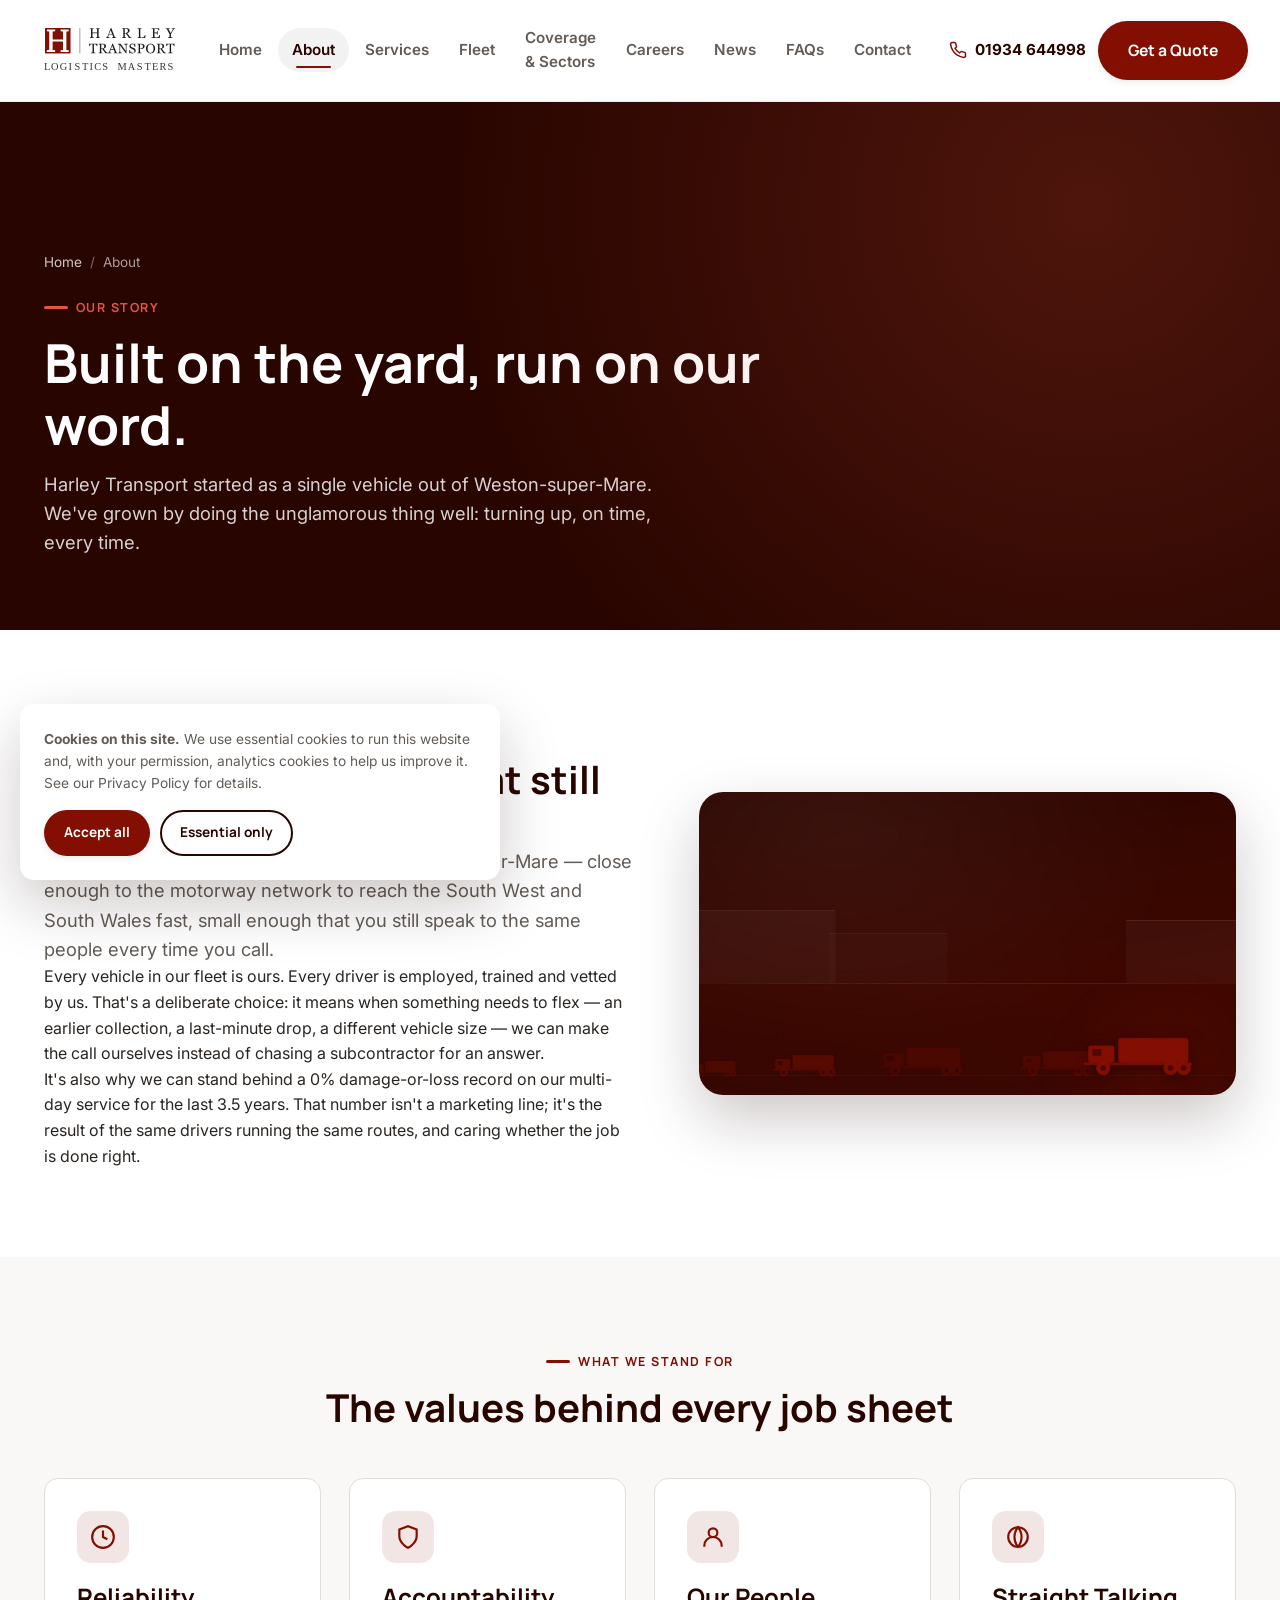
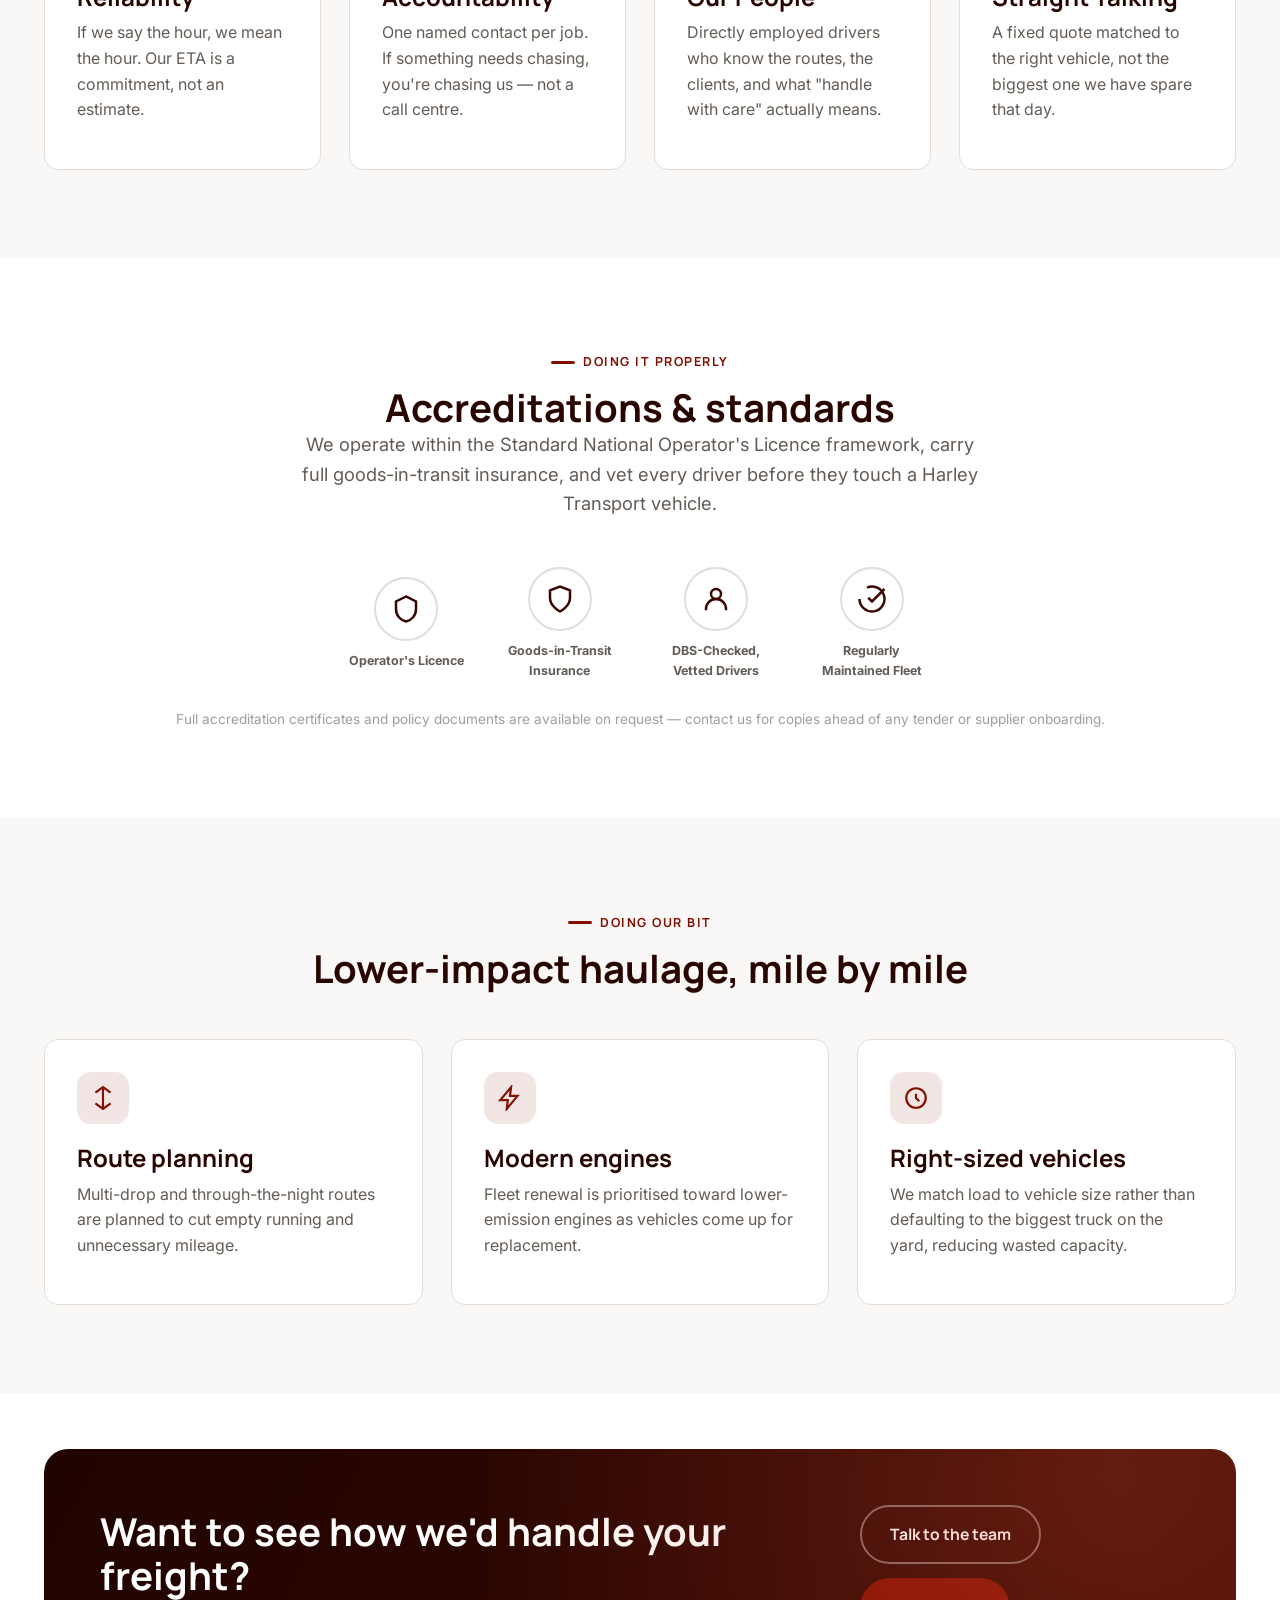
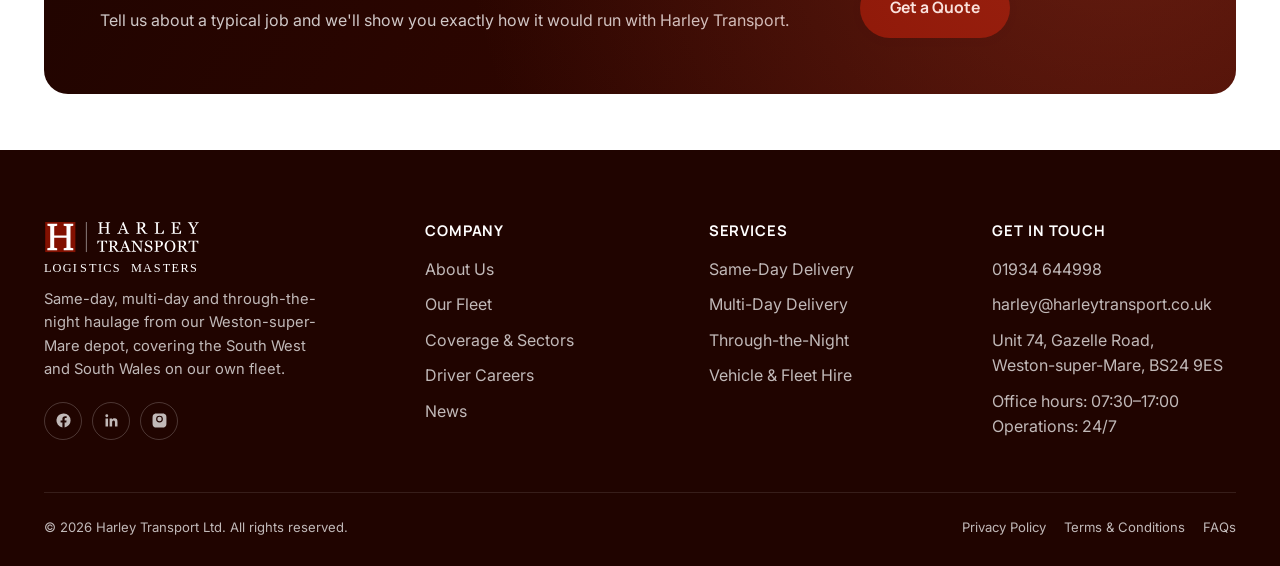
<file: about.html>
<!DOCTYPE html>
<html lang="en-GB">
<head>
<meta charset="UTF-8">
<meta name="viewport" content="width=device-width, initial-scale=1.0">
<title>About Harley Transport | Family-Run Haulage from Weston-super-Mare</title>
<meta name="description" content="Harley Transport is a family-run haulage operator based in Weston-super-Mare, running our own fleet across the South West and South Wales with a 0% damage-or-loss record over 3.5 years.">
<link rel="canonical" href="https://www.harleytransport.co.uk/about.html">
<meta property="og:type" content="website">
<meta property="og:title" content="About Harley Transport">
<meta property="og:description" content="Our story, our values, and why businesses across the South West and South Wales trust us with their deadlines.">
<meta property="og:image" content="https://www.harleytransport.co.uk/assets/images/og-default.jpg">
<meta name="twitter:card" content="summary_large_image">
<meta name="theme-color" content="#290500">
<link rel="icon" href="assets/images/favicon.ico" sizes="any">
<link rel="apple-touch-icon" href="assets/images/apple-touch-icon.png">
<link rel="manifest" href="site.webmanifest">
<link rel="preconnect" href="https://fonts.googleapis.com">
<link rel="preconnect" href="https://fonts.gstatic.com" crossorigin>
<link href="https://fonts.googleapis.com/css2?family=Inter:wght@400;500;600;700;800&family=Manrope:wght@600;700;800&display=swap" rel="stylesheet">
<link rel="stylesheet" href="assets/css/style.css">
<!-- Google Tag Manager — replace GTM-XXXXXXX with the real container ID, then uncomment.
<script>(function(w,d,s,l,i){w[l]=w[l]||[];w[l].push({'gtm.start':
new Date().getTime(),event:'gtm.js'});var f=d.getElementsByTagName(s)[0],
j=d.createElement(s),dl=l!='dataLayer'?'&l='+l:'';j.async=true;j.src=
'https://www.googletagmanager.com/gtm.js?id='+i+dl;f.parentNode.insertBefore(j,f);
})(window,document,'script','dataLayer','GTM-XXXXXXX');</script>
-->
<script type="application/ld+json">
{
  "@context": "https://schema.org",
  "@type": "BreadcrumbList",
  "itemListElement": [
    {
      "@type": "ListItem",
      "position": 1,
      "name": "Home",
      "item": "https://www.harleytransport.co.uk/"
    },
    {
      "@type": "ListItem",
      "position": 2,
      "name": "About",
      "item": "https://www.harleytransport.co.uk/about.html"
    }
  ]
}
</script>
</head>
<body>
<a class="skip-link" href="#main">Skip to main content</a>

<header class="site-header">
  <div class="header-inner">
    <a href="index.html" class="brand"><img src="assets/images/logo.svg" alt="Harley Transport" height="44"></a>
    <nav class="main-nav" aria-label="Primary">
      <a href="index.html">Home</a>
      <a href="about.html" class="active">About</a>
      <a href="services.html">Services</a>
      <a href="fleet.html">Fleet</a>
      <a href="coverage-sectors.html">Coverage &amp; Sectors</a>
      <a href="careers.html">Careers</a>
      <a href="news.html">News</a>
      <a href="faq.html">FAQs</a>
      <a href="contact.html">Contact</a>
    </nav>
    <div class="header-cta">
      <a class="phone-link" href="tel:+441934644998">
        <svg viewBox="0 0 24 24" fill="none" stroke="currentColor" stroke-width="2"><path d="M22 16.92v3a2 2 0 0 1-2.18 2 19.79 19.79 0 0 1-8.63-3.07 19.5 19.5 0 0 1-6-6 19.79 19.79 0 0 1-3.07-8.67A2 2 0 0 1 4.11 2h3a2 2 0 0 1 2 1.72c.127.96.361 1.903.7 2.81a2 2 0 0 1-.45 2.11L8.09 9.91a16 16 0 0 0 6 6l1.27-1.27a2 2 0 0 1 2.11-.45c.907.339 1.85.573 2.81.7A2 2 0 0 1 22 16.92z"/></svg>
        01934 644998
      </a>
      <a href="quote.html" class="btn btn-primary">Get a Quote</a>
      <button class="nav-toggle" aria-label="Toggle menu" aria-expanded="false"><span></span><span></span><span></span></button>
    </div>
  </div>
</header>

<main id="main">
  <header class="page-header">
    <div class="container">
      <nav class="breadcrumbs" aria-label="Breadcrumb">
        <a href="index.html">Home</a><span aria-hidden="true">/</span><span>About</span>
      </nav>
      <p class="eyebrow">Our Story</p>
      <h1>Built on the yard, run on our word.</h1>
      <p class="lead">Harley Transport started as a single vehicle out of Weston-super-Mare. We've grown by doing the unglamorous thing well: turning up, on time, every time.</p>
    </div>
  </header>

  <section class="section">
    <div class="container split">
      <div data-reveal>
        <p class="eyebrow">Where We Started</p>
        <h2>A South West haulier that still answers its own phone</h2>
        <p class="lead">We're based at Unit 74, Gazelle Road in Weston-super-Mare &mdash; close enough to the motorway network to reach the South West and South Wales fast, small enough that you still speak to the same people every time you call.</p>
        <p>Every vehicle in our fleet is ours. Every driver is employed, trained and vetted by us. That's a deliberate choice: it means when something needs to flex &mdash; an earlier collection, a last-minute drop, a different vehicle size &mdash; we can make the call ourselves instead of chasing a subcontractor for an answer.</p>
        <p>It's also why we can stand behind a 0% damage-or-loss record on our multi-day service for the last 3.5 years. That number isn't a marketing line; it's the result of the same drivers running the same routes, and caring whether the job is done right.</p>
      </div>
      <div class="media-frame" data-parallax>
        <img src="assets/images/fleet-yard.jpg" alt="Harley Transport depot, Weston-super-Mare" loading="lazy" width="1920" height="1080">
      </div>
    </div>
  </section>

  <section class="section bg-off">
    <div class="container">
      <div class="section-head center">
        <p class="eyebrow">What We Stand For</p>
        <h2>The values behind every job sheet</h2>
      </div>
      <div class="grid grid-4" data-reveal-group>
        <div class="card" data-reveal style="--i:0">
          <div class="icon-badge"><svg viewBox="0 0 24 24" fill="none" stroke="currentColor" stroke-width="2"><circle cx="12" cy="12" r="10"/><path d="M12 6v6l4 2"/></svg></div>
          <h3>Reliability</h3>
          <p>If we say the hour, we mean the hour. Our ETA is a commitment, not an estimate.</p>
        </div>
        <div class="card" data-reveal style="--i:1">
          <div class="icon-badge"><svg viewBox="0 0 24 24" fill="none" stroke="currentColor" stroke-width="2"><path d="M12 22s8-4 8-11V5l-8-3-8 3v6c0 7 8 11 8 11Z"/></svg></div>
          <h3>Accountability</h3>
          <p>One named contact per job. If something needs chasing, you're chasing us &mdash; not a call centre.</p>
        </div>
        <div class="card" data-reveal style="--i:2">
          <div class="icon-badge"><svg viewBox="0 0 24 24" fill="none" stroke="currentColor" stroke-width="2"><circle cx="12" cy="8" r="4"/><path d="M4 21v-1a6 6 0 0 1 16 0v1"/></svg></div>
          <h3>Our People</h3>
          <p>Directly employed drivers who know the routes, the clients, and what "handle with care" actually means.</p>
        </div>
        <div class="card" data-reveal style="--i:3">
          <div class="icon-badge"><svg viewBox="0 0 24 24" fill="none" stroke="currentColor" stroke-width="2"><path d="M3 12a9 9 0 1 0 18 0 9 9 0 0 0-18 0Z"/><path d="M12 3a14 14 0 0 1 0 18 14 14 0 0 1 0-18Z"/></svg></div>
          <h3>Straight Talking</h3>
          <p>A fixed quote matched to the right vehicle, not the biggest one we have spare that day.</p>
        </div>
      </div>
    </div>
  </section>

  <section class="section">
    <div class="container">
      <div class="section-head center">
        <p class="eyebrow">Doing It Properly</p>
        <h2>Accreditations &amp; standards</h2>
        <p class="lead">We operate within the Standard National Operator's Licence framework, carry full goods-in-transit insurance, and vet every driver before they touch a Harley Transport vehicle.</p>
      </div>
      <div class="accred-strip">
        <div class="accred-item"><span class="ring"><svg viewBox="0 0 24 24" fill="none" stroke="currentColor" stroke-width="2"><path d="M12 2 4 6v6c0 5.25 3.5 9 8 10 4.5-1 8-4.75 8-10V6l-8-4Z"/></svg></span>Operator's Licence</div>
        <div class="accred-item"><span class="ring"><svg viewBox="0 0 24 24" fill="none" stroke="currentColor" stroke-width="2"><path d="M12 22s8-4 8-11V5l-8-3-8 3v6c0 7 8 11 8 11Z"/></svg></span>Goods-in-Transit Insurance</div>
        <div class="accred-item"><span class="ring"><svg viewBox="0 0 24 24" fill="none" stroke="currentColor" stroke-width="2"><circle cx="12" cy="8" r="4"/><path d="M4 21v-1a6 6 0 0 1 16 0v1"/></svg></span>DBS-Checked, Vetted Drivers</div>
        <div class="accred-item"><span class="ring"><svg viewBox="0 0 24 24" fill="none" stroke="currentColor" stroke-width="2"><path d="M9 11l3 3L22 4M2 12a10 10 0 1 0 5.93-9.14"/></svg></span>Regularly Maintained Fleet</div>
      </div>
      <p class="text-center" style="margin-top:28px; color:var(--grey-400); font-size:0.85rem;">Full accreditation certificates and policy documents are available on request &mdash; contact us for copies ahead of any tender or supplier onboarding.</p>
    </div>
  </section>

  <section class="section bg-off">
    <div class="container">
      <div class="section-head center">
        <p class="eyebrow">Doing Our Bit</p>
        <h2>Lower-impact haulage, mile by mile</h2>
      </div>
      <div class="grid grid-3" data-reveal-group>
        <div class="card" data-reveal style="--i:0">
          <div class="icon-badge"><svg viewBox="0 0 24 24" fill="none" stroke="currentColor" stroke-width="2"><path d="M12 2v20M5 7l7-5 7 5M5 17l7 5 7-5"/></svg></div>
          <h3>Route planning</h3>
          <p>Multi-drop and through-the-night routes are planned to cut empty running and unnecessary mileage.</p>
        </div>
        <div class="card" data-reveal style="--i:1">
          <div class="icon-badge"><svg viewBox="0 0 24 24" fill="none" stroke="currentColor" stroke-width="2"><path d="M13 2 3 14h7l-1 8 10-12h-7l1-8Z"/></svg></div>
          <h3>Modern engines</h3>
          <p>Fleet renewal is prioritised toward lower-emission engines as vehicles come up for replacement.</p>
        </div>
        <div class="card" data-reveal style="--i:2">
          <div class="icon-badge"><svg viewBox="0 0 24 24" fill="none" stroke="currentColor" stroke-width="2"><circle cx="12" cy="12" r="9"/><path d="M12 8v4l3 3"/></svg></div>
          <h3>Right-sized vehicles</h3>
          <p>We match load to vehicle size rather than defaulting to the biggest truck on the yard, reducing wasted capacity.</p>
        </div>
      </div>
    </div>
  </section>

  <section class="section-sm">
    <div class="container">
      <div class="cta-band" data-reveal>
        <div>
          <h2>Want to see how we'd handle your freight?</h2>
          <p>Tell us about a typical job and we'll show you exactly how it would run with Harley Transport.</p>
        </div>
        <div class="cta-actions">
          <a href="contact.html" class="btn btn-ghost">Talk to the team</a>
          <a href="quote.html" class="btn btn-primary">Get a Quote</a>
        </div>
      </div>
    </div>
  </section>
</main>

<footer class="site-footer">
  <div class="container">
    <div class="footer-grid">
      <div class="footer-brand">
        <a href="index.html" class="brand"><img src="assets/images/logo-light.svg" alt="Harley Transport" height="52"></a>
        <p>Same-day, multi-day and through-the-night haulage from our Weston-super-Mare depot, covering the South West and South Wales on our own fleet.</p>
        <div class="social-row">
          <a href="https://www.facebook.com/" aria-label="Harley Transport on Facebook" target="_blank" rel="noopener"><svg viewBox="0 0 24 24" fill="currentColor"><path d="M22 12a10 10 0 1 0-11.56 9.88v-7H7.9V12h2.54V9.8c0-2.5 1.49-3.89 3.78-3.89 1.1 0 2.24.2 2.24.2v2.46h-1.26c-1.24 0-1.63.77-1.63 1.56V12h2.78l-.44 2.88h-2.34v7A10 10 0 0 0 22 12Z"/></svg></a>
          <a href="https://www.linkedin.com/" aria-label="Harley Transport on LinkedIn" target="_blank" rel="noopener"><svg viewBox="0 0 24 24" fill="currentColor"><path d="M20.45 20.45h-3.56v-5.57c0-1.33-.02-3.04-1.85-3.04-1.86 0-2.14 1.45-2.14 2.94v5.67H9.34V9h3.41v1.56h.05c.48-.9 1.64-1.85 3.37-1.85 3.6 0 4.27 2.37 4.27 5.45v6.29ZM5.34 7.43a2.07 2.07 0 1 1 0-4.14 2.07 2.07 0 0 1 0 4.14ZM7.12 20.45H3.56V9h3.56v11.45Z"/></svg></a>
          <a href="https://www.instagram.com/" aria-label="Harley Transport on Instagram" target="_blank" rel="noopener"><svg viewBox="0 0 24 24" fill="currentColor"><path d="M12 2.2c3.2 0 3.58.01 4.85.07 1.17.05 1.8.24 2.22.4.56.22.96.48 1.38.9.42.42.68.82.9 1.38.16.42.35 1.05.4 2.22.06 1.27.07 1.65.07 4.85s-.01 3.58-.07 4.85c-.05 1.17-.24 1.8-.4 2.22-.22.56-.48.96-.9 1.38-.42.42-.82.68-1.38.9-.42.16-1.05.35-2.22.4-1.27.06-1.65.07-4.85.07s-3.58-.01-4.85-.07c-1.17-.05-1.8-.24-2.22-.4a3.75 3.75 0 0 1-1.38-.9 3.75 3.75 0 0 1-.9-1.38c-.16-.42-.35-1.05-.4-2.22-.06-1.27-.07-1.65-.07-4.85s.01-3.58.07-4.85c.05-1.17.24-1.8.4-2.22.22-.56.48-.96.9-1.38.42-.42.82-.68 1.38-.9.42-.16 1.05-.35 2.22-.4C8.42 2.21 8.8 2.2 12 2.2Zm0 3a4.8 4.8 0 1 0 0 9.6 4.8 4.8 0 0 0 0-9.6Zm0 7.92a3.12 3.12 0 1 1 0-6.24 3.12 3.12 0 0 1 0 6.24Zm5.4-8.1a1.12 1.12 0 1 1-2.25 0 1.12 1.12 0 0 1 2.25 0Z"/></svg></a>
        </div>
      </div>
      <div>
        <h2>Company</h2>
        <ul>
          <li><a href="about.html">About Us</a></li>
          <li><a href="fleet.html">Our Fleet</a></li>
          <li><a href="coverage-sectors.html">Coverage &amp; Sectors</a></li>
          <li><a href="careers.html">Driver Careers</a></li>
          <li><a href="news.html">News</a></li>
        </ul>
      </div>
      <div>
        <h2>Services</h2>
        <ul>
          <li><a href="services.html#same-day">Same-Day Delivery</a></li>
          <li><a href="services.html#multi-day">Multi-Day Delivery</a></li>
          <li><a href="services.html#through-the-night">Through-the-Night</a></li>
          <li><a href="services.html#fleet-hire">Vehicle &amp; Fleet Hire</a></li>
        </ul>
      </div>
      <div>
        <h2>Get In Touch</h2>
        <ul>
          <li><a href="tel:+441934644998">01934 644998</a></li>
          <li><a href="mailto:harley@harleytransport.co.uk">harley@harleytransport.co.uk</a></li>
          <li>Unit 74, Gazelle Road,<br>Weston-super-Mare, BS24 9ES</li>
          <li>Office hours: 07:30&ndash;17:00<br>Operations: 24/7</li>
        </ul>
      </div>
    </div>
    <div class="footer-bottom">
      <p>&copy; <span data-current-year>2026</span> Harley Transport Ltd. All rights reserved.</p>
      <ul>
        <li><a href="privacy-policy.html">Privacy Policy</a></li>
        <li><a href="terms-conditions.html">Terms &amp; Conditions</a></li>
        <li><a href="faq.html">FAQs</a></li>
      </ul>
    </div>
  </div>
</footer>

<div class="sticky-mobile-cta">
  <a class="call" href="tel:+441934644998"><svg viewBox="0 0 24 24" fill="none" stroke="currentColor" stroke-width="2"><path d="M22 16.92v3a2 2 0 0 1-2.18 2 19.79 19.79 0 0 1-8.63-3.07 19.5 19.5 0 0 1-6-6 19.79 19.79 0 0 1-3.07-8.67A2 2 0 0 1 4.11 2h3a2 2 0 0 1 2 1.72c.127.96.361 1.903.7 2.81a2 2 0 0 1-.45 2.11L8.09 9.91a16 16 0 0 0 6 6l1.27-1.27a2 2 0 0 1 2.11-.45c.907.339 1.85.573 2.81.7A2 2 0 0 1 22 16.92z"/></svg> Call Now</a>
  <a class="quote" href="quote.html"><svg viewBox="0 0 24 24" fill="none" stroke="currentColor" stroke-width="2"><path d="M5 12h14M12 5l7 7-7 7"/></svg> Get a Quote</a>
</div>

<button class="back-to-top" aria-label="Back to top"><svg viewBox="0 0 24 24" fill="none" stroke="currentColor" stroke-width="2.2"><path d="M12 19V5M5 12l7-7 7 7"/></svg></button>

<div class="cookie-banner" data-cookie-banner role="dialog" aria-label="Cookie notice">
  <p><strong>Cookies on this site.</strong> We use essential cookies to run this website and, with your permission, analytics cookies to help us improve it. See our <a href="privacy-policy.html">Privacy Policy</a> for details.</p>
  <div class="cookie-actions">
    <button class="btn btn-primary" data-cookie-choice="accepted">Accept all</button>
    <button class="btn btn-outline" data-cookie-choice="essential">Essential only</button>
  </div>
</div>

<script src="assets/js/main.js"></script>
</body>
</html>
</file>
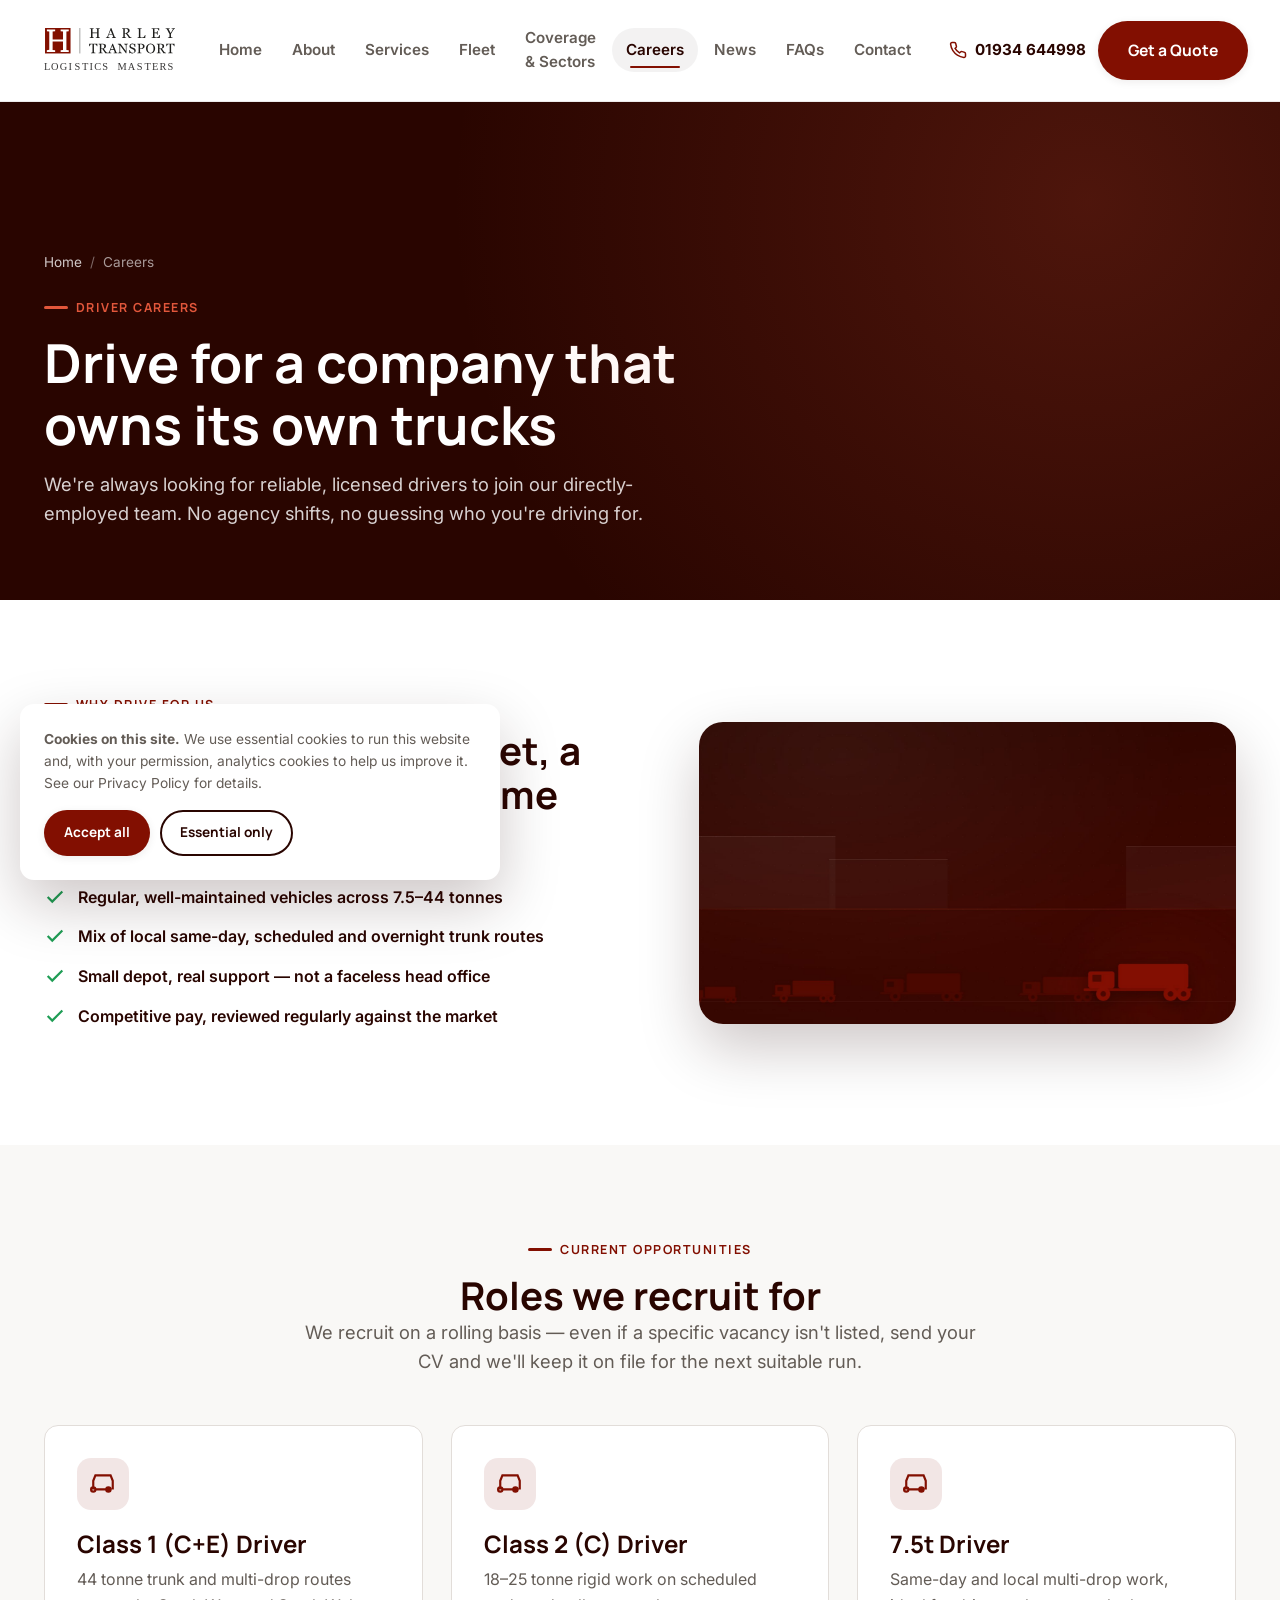
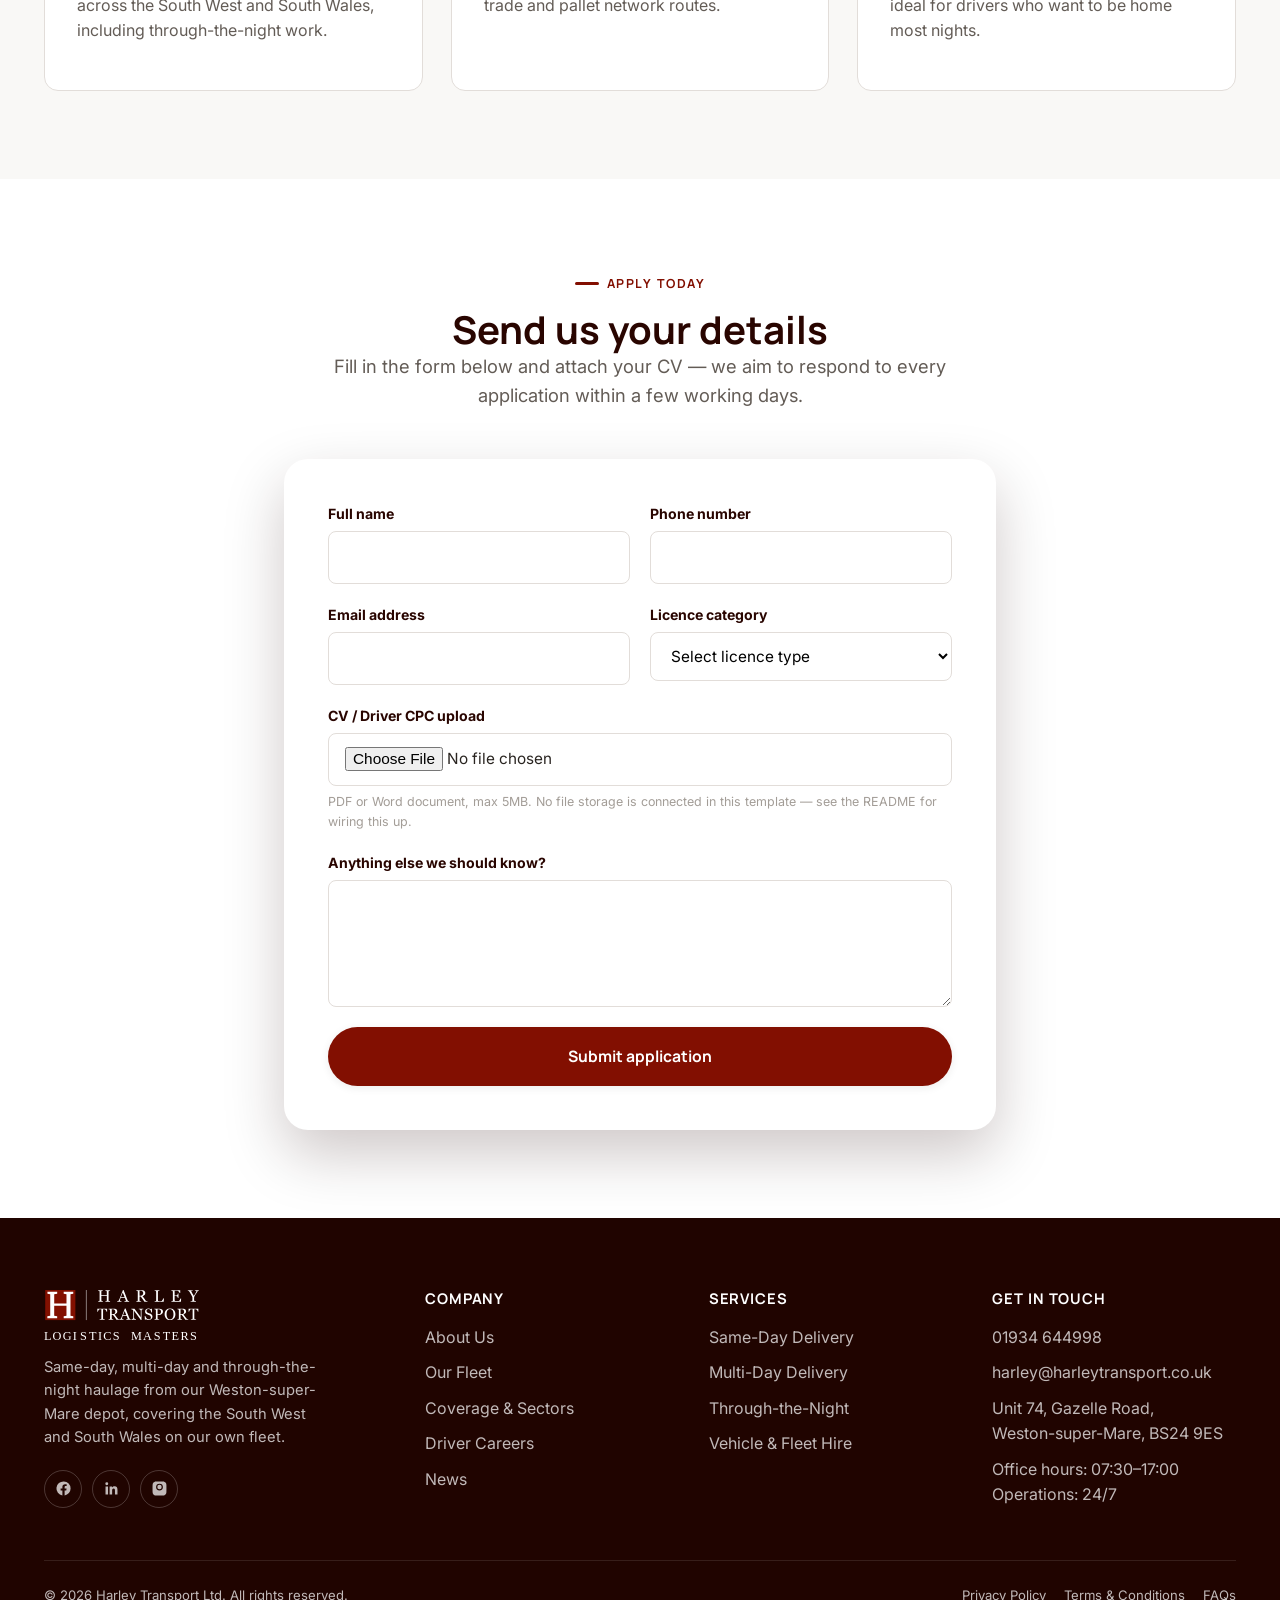
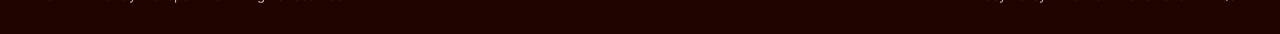
<file: careers.html>
<!DOCTYPE html>
<html lang="en-GB">
<head>
<meta charset="UTF-8">
<meta name="viewport" content="width=device-width, initial-scale=1.0">
<title>Driver Careers | Join Harley Transport</title>
<meta name="description" content="Harley Transport is recruiting Class 1, Class 2 and 7.5t drivers for directly-employed roles across the South West and South Wales. Apply online today.">
<link rel="canonical" href="https://www.harleytransport.co.uk/careers.html">
<meta property="og:type" content="website">
<meta property="og:site_name" content="Harley Transport">
<meta property="og:title" content="Driver Careers | Join Harley Transport">
<meta property="og:description" content="Harley Transport is recruiting Class 1, Class 2 and 7.5t drivers for directly-employed roles across the South West and South Wales. Apply online today.">
<meta property="og:url" content="https://www.harleytransport.co.uk/careers.html">
<meta property="og:image" content="https://www.harleytransport.co.uk/assets/images/og-default.jpg">
<meta name="twitter:card" content="summary_large_image">
<meta name="theme-color" content="#290500">
<link rel="icon" href="assets/images/favicon.ico" sizes="any">
<link rel="apple-touch-icon" href="assets/images/apple-touch-icon.png">
<link rel="manifest" href="site.webmanifest">
<link rel="preconnect" href="https://fonts.googleapis.com">
<link rel="preconnect" href="https://fonts.gstatic.com" crossorigin>
<link href="https://fonts.googleapis.com/css2?family=Inter:wght@400;500;600;700;800&family=Manrope:wght@600;700;800&display=swap" rel="stylesheet">
<link rel="stylesheet" href="assets/css/style.css">
<!-- Google Tag Manager — replace GTM-XXXXXXX with the real container ID, then uncomment.
<script>(function(w,d,s,l,i){w[l]=w[l]||[];w[l].push({'gtm.start':
new Date().getTime(),event:'gtm.js'});var f=d.getElementsByTagName(s)[0],
j=d.createElement(s),dl=l!='dataLayer'?'&l='+l:'';j.async=true;j.src=
'https://www.googletagmanager.com/gtm.js?id='+i+dl;f.parentNode.insertBefore(j,f);
})(window,document,'script','dataLayer','GTM-XXXXXXX');</script>
-->
<script type="application/ld+json">
{
  "@context": "https://schema.org",
  "@type": "BreadcrumbList",
  "itemListElement": [
    {
      "@type": "ListItem",
      "position": 1,
      "name": "Home",
      "item": "https://www.harleytransport.co.uk/"
    },
    {
      "@type": "ListItem",
      "position": 2,
      "name": "Careers",
      "item": "https://www.harleytransport.co.uk/careers.html"
    }
  ]
}
</script>
</head>
<body>
<a class="skip-link" href="#main">Skip to main content</a>
<header class="site-header">
  <div class="header-inner">
    <a href="index.html" class="brand"><img src="assets/images/logo.svg" alt="Harley Transport" height="44"></a>
    <nav class="main-nav" aria-label="Primary">
      <a href="index.html">Home</a>
      <a href="about.html">About</a>
      <a href="services.html">Services</a>
      <a href="fleet.html">Fleet</a>
      <a href="coverage-sectors.html">Coverage &amp; Sectors</a>
      <a href="careers.html" class="active">Careers</a>
      <a href="news.html">News</a>
      <a href="faq.html">FAQs</a>
      <a href="contact.html">Contact</a>
    </nav>
    <div class="header-cta">
      <a class="phone-link" href="tel:+441934644998">
        <svg viewBox="0 0 24 24" fill="none" stroke="currentColor" stroke-width="2"><path d="M22 16.92v3a2 2 0 0 1-2.18 2 19.79 19.79 0 0 1-8.63-3.07 19.5 19.5 0 0 1-6-6 19.79 19.79 0 0 1-3.07-8.67A2 2 0 0 1 4.11 2h3a2 2 0 0 1 2 1.72c.127.96.361 1.903.7 2.81a2 2 0 0 1-.45 2.11L8.09 9.91a16 16 0 0 0 6 6l1.27-1.27a2 2 0 0 1 2.11-.45c.907.339 1.85.573 2.81.7A2 2 0 0 1 22 16.92z"/></svg>
        01934 644998
      </a>
      <a href="quote.html" class="btn btn-primary">Get a Quote</a>
      <button class="nav-toggle" aria-label="Toggle menu" aria-expanded="false"><span></span><span></span><span></span></button>
    </div>
  </div>
</header>
<main id="main">
  <header class="page-header">
    <div class="container">
      <nav class="breadcrumbs" aria-label="Breadcrumb">
        <a href="index.html">Home</a><span aria-hidden="true">/</span><span>Careers</span>
      </nav>
      <p class="eyebrow">Driver Careers</p>
      <h1>Drive for a company that owns its own trucks</h1>
      <p class="lead">We're always looking for reliable, licensed drivers to join our directly-employed team. No agency shifts, no guessing who you're driving for.</p>
    </div>
  </header>

  <section class="section">
    <div class="container split">
      <div data-reveal>
        <p class="eyebrow">Why Drive For Us</p>
        <h2>Steady work, our own fleet, a team that knows your name</h2>
        <ul class="checklist">
          <li><svg viewBox="0 0 24 24" fill="none" stroke="currentColor" stroke-width="2.4"><path d="M20 6 9 17l-5-5"/></svg> Directly employed &mdash; not agency, not zero-hours</li>
          <li><svg viewBox="0 0 24 24" fill="none" stroke="currentColor" stroke-width="2.4"><path d="M20 6 9 17l-5-5"/></svg> Regular, well-maintained vehicles across 7.5&ndash;44 tonnes</li>
          <li><svg viewBox="0 0 24 24" fill="none" stroke="currentColor" stroke-width="2.4"><path d="M20 6 9 17l-5-5"/></svg> Mix of local same-day, scheduled and overnight trunk routes</li>
          <li><svg viewBox="0 0 24 24" fill="none" stroke="currentColor" stroke-width="2.4"><path d="M20 6 9 17l-5-5"/></svg> Small depot, real support &mdash; not a faceless head office</li>
          <li><svg viewBox="0 0 24 24" fill="none" stroke="currentColor" stroke-width="2.4"><path d="M20 6 9 17l-5-5"/></svg> Competitive pay, reviewed regularly against the market</li>
        </ul>
      </div>
      <div class="media-frame" data-parallax><img src="assets/images/fleet-yard.jpg" alt="Harley Transport driver and vehicle" loading="lazy" width="1920" height="1080"></div>
    </div>
  </section>

  <section class="section bg-off">
    <div class="container">
      <div class="section-head center">
        <p class="eyebrow">Current Opportunities</p>
        <h2>Roles we recruit for</h2>
        <p class="lead">We recruit on a rolling basis &mdash; even if a specific vacancy isn't listed, send your CV and we'll keep it on file for the next suitable run.</p>
      </div>
      <div class="grid grid-3" data-reveal-group>
        <div class="card" data-reveal style="--i:0">
          <div class="icon-badge"><svg viewBox="0 0 24 24" fill="none" stroke="currentColor" stroke-width="2"><path d="M5 17h14M5 17a2 2 0 1 1-4 0 2 2 0 0 1 4 0Zm14 0a2 2 0 1 1-4 0 2 2 0 0 1 4 0ZM3 17V9l2-5h14l2 5v8"/></svg></div>
          <h3>Class 1 (C+E) Driver</h3>
          <p>44 tonne trunk and multi-drop routes across the South West and South Wales, including through-the-night work.</p>
        </div>
        <div class="card" data-reveal style="--i:1">
          <div class="icon-badge"><svg viewBox="0 0 24 24" fill="none" stroke="currentColor" stroke-width="2"><path d="M5 17h14M5 17a2 2 0 1 1-4 0 2 2 0 0 1 4 0Zm14 0a2 2 0 1 1-4 0 2 2 0 0 1 4 0ZM3 17V9l2-5h14l2 5v8"/></svg></div>
          <h3>Class 2 (C) Driver</h3>
          <p>18&ndash;25 tonne rigid work on scheduled trade and pallet network routes.</p>
        </div>
        <div class="card" data-reveal style="--i:2">
          <div class="icon-badge"><svg viewBox="0 0 24 24" fill="none" stroke="currentColor" stroke-width="2"><path d="M5 17h14M5 17a2 2 0 1 1-4 0 2 2 0 0 1 4 0Zm14 0a2 2 0 1 1-4 0 2 2 0 0 1 4 0ZM3 17V9l2-5h14l2 5v8"/></svg></div>
          <h3>7.5t Driver</h3>
          <p>Same-day and local multi-drop work, ideal for drivers who want to be home most nights.</p>
        </div>
      </div>
    </div>
  </section>

  <section class="section">
    <div class="container" style="max-width:760px">
      <div class="section-head center">
        <p class="eyebrow">Apply Today</p>
        <h2>Send us your details</h2>
        <p class="lead">Fill in the form below and attach your CV &mdash; we aim to respond to every application within a few working days.</p>
      </div>
      <form class="form-card" name="driver-application" method="POST" data-netlify="true" enctype="multipart/form-data" data-demo-only novalidate>
        <input type="hidden" name="form-name" value="driver-application">
        <div class="form-row">
          <div class="form-field">
            <label for="c-name">Full name</label>
            <input id="c-name" name="name" type="text" required autocomplete="name">
          </div>
          <div class="form-field">
            <label for="c-phone">Phone number</label>
            <input id="c-phone" name="phone" type="tel" required autocomplete="tel">
          </div>
        </div>
        <div class="form-row">
          <div class="form-field">
            <label for="c-email">Email address</label>
            <input id="c-email" name="email" type="email" required autocomplete="email">
          </div>
          <div class="form-field">
            <label for="c-licence">Licence category</label>
            <select id="c-licence" name="licence" required>
              <option value="">Select licence type</option>
              <option>Class 1 (C+E)</option>
              <option>Class 2 (C)</option>
              <option>7.5t (C1)</option>
              <option>Other / Not yet licensed</option>
            </select>
          </div>
        </div>
        <div class="form-field">
          <label for="c-cv">CV / Driver CPC upload</label>
          <input id="c-cv" name="cv" type="file" accept=".pdf,.doc,.docx">
          <span class="hint">PDF or Word document, max 5MB. No file storage is connected in this template &mdash; see the README for wiring this up.</span>
        </div>
        <div class="form-field">
          <label for="c-message">Anything else we should know?</label>
          <textarea id="c-message" name="message" rows="4"></textarea>
        </div>
        <button type="submit" class="btn btn-primary btn-block">Submit application</button>
      </form>
      <div class="form-success" data-form-success>
        <svg viewBox="0 0 24 24" fill="none" stroke="currentColor" stroke-width="2"><circle cx="12" cy="12" r="10"/><path d="M8 12.5l2.5 2.5L16 9"/></svg>
        <h3>Thanks &mdash; your application is in.</h3>
        <p>This is a template confirmation screen. Connect the form to your email or ATS of choice &mdash; see the README for options.</p>
      </div>
    </div>
  </section>
</main>

<footer class="site-footer">
  <div class="container">
    <div class="footer-grid">
      <div class="footer-brand">
        <a href="index.html" class="brand"><img src="assets/images/logo-light.svg" alt="Harley Transport" height="52"></a>
        <p>Same-day, multi-day and through-the-night haulage from our Weston-super-Mare depot, covering the South West and South Wales on our own fleet.</p>
        <div class="social-row">
          <a href="https://www.facebook.com/" aria-label="Harley Transport on Facebook" target="_blank" rel="noopener"><svg viewBox="0 0 24 24" fill="currentColor"><path d="M22 12a10 10 0 1 0-11.56 9.88v-7H7.9V12h2.54V9.8c0-2.5 1.49-3.89 3.78-3.89 1.1 0 2.24.2 2.24.2v2.46h-1.26c-1.24 0-1.63.77-1.63 1.56V12h2.78l-.44 2.88h-2.34v7A10 10 0 0 0 22 12Z"/></svg></a>
          <a href="https://www.linkedin.com/" aria-label="Harley Transport on LinkedIn" target="_blank" rel="noopener"><svg viewBox="0 0 24 24" fill="currentColor"><path d="M20.45 20.45h-3.56v-5.57c0-1.33-.02-3.04-1.85-3.04-1.86 0-2.14 1.45-2.14 2.94v5.67H9.34V9h3.41v1.56h.05c.48-.9 1.64-1.85 3.37-1.85 3.6 0 4.27 2.37 4.27 5.45v6.29ZM5.34 7.43a2.07 2.07 0 1 1 0-4.14 2.07 2.07 0 0 1 0 4.14ZM7.12 20.45H3.56V9h3.56v11.45Z"/></svg></a>
          <a href="https://www.instagram.com/" aria-label="Harley Transport on Instagram" target="_blank" rel="noopener"><svg viewBox="0 0 24 24" fill="currentColor"><path d="M12 2.2c3.2 0 3.58.01 4.85.07 1.17.05 1.8.24 2.22.4.56.22.96.48 1.38.9.42.42.68.82.9 1.38.16.42.35 1.05.4 2.22.06 1.27.07 1.65.07 4.85s-.01 3.58-.07 4.85c-.05 1.17-.24 1.8-.4 2.22-.22.56-.48.96-.9 1.38-.42.42-.82.68-1.38.9-.42.16-1.05.35-2.22.4-1.27.06-1.65.07-4.85.07s-3.58-.01-4.85-.07c-1.17-.05-1.8-.24-2.22-.4a3.75 3.75 0 0 1-1.38-.9 3.75 3.75 0 0 1-.9-1.38c-.16-.42-.35-1.05-.4-2.22-.06-1.27-.07-1.65-.07-4.85s.01-3.58.07-4.85c.05-1.17.24-1.8.4-2.22.22-.56.48-.96.9-1.38.42-.42.82-.68 1.38-.9.42-.16 1.05-.35 2.22-.4C8.42 2.21 8.8 2.2 12 2.2Zm0 3a4.8 4.8 0 1 0 0 9.6 4.8 4.8 0 0 0 0-9.6Zm0 7.92a3.12 3.12 0 1 1 0-6.24 3.12 3.12 0 0 1 0 6.24Zm5.4-8.1a1.12 1.12 0 1 1-2.25 0 1.12 1.12 0 0 1 2.25 0Z"/></svg></a>
        </div>
      </div>
      <div>
        <h2>Company</h2>
        <ul>
          <li><a href="about.html">About Us</a></li>
          <li><a href="fleet.html">Our Fleet</a></li>
          <li><a href="coverage-sectors.html">Coverage &amp; Sectors</a></li>
          <li><a href="careers.html">Driver Careers</a></li>
          <li><a href="news.html">News</a></li>
        </ul>
      </div>
      <div>
        <h2>Services</h2>
        <ul>
          <li><a href="services.html#same-day">Same-Day Delivery</a></li>
          <li><a href="services.html#multi-day">Multi-Day Delivery</a></li>
          <li><a href="services.html#through-the-night">Through-the-Night</a></li>
          <li><a href="services.html#fleet-hire">Vehicle &amp; Fleet Hire</a></li>
        </ul>
      </div>
      <div>
        <h2>Get In Touch</h2>
        <ul>
          <li><a href="tel:+441934644998">01934 644998</a></li>
          <li><a href="mailto:harley@harleytransport.co.uk">harley@harleytransport.co.uk</a></li>
          <li>Unit 74, Gazelle Road,<br>Weston-super-Mare, BS24 9ES</li>
          <li>Office hours: 07:30&ndash;17:00<br>Operations: 24/7</li>
        </ul>
      </div>
    </div>
    <div class="footer-bottom">
      <p>&copy; <span data-current-year>2026</span> Harley Transport Ltd. All rights reserved.</p>
      <ul>
        <li><a href="privacy-policy.html">Privacy Policy</a></li>
        <li><a href="terms-conditions.html">Terms &amp; Conditions</a></li>
        <li><a href="faq.html">FAQs</a></li>
      </ul>
    </div>
  </div>
</footer>

<div class="sticky-mobile-cta">
  <a class="call" href="tel:+441934644998"><svg viewBox="0 0 24 24" fill="none" stroke="currentColor" stroke-width="2"><path d="M22 16.92v3a2 2 0 0 1-2.18 2 19.79 19.79 0 0 1-8.63-3.07 19.5 19.5 0 0 1-6-6 19.79 19.79 0 0 1-3.07-8.67A2 2 0 0 1 4.11 2h3a2 2 0 0 1 2 1.72c.127.96.361 1.903.7 2.81a2 2 0 0 1-.45 2.11L8.09 9.91a16 16 0 0 0 6 6l1.27-1.27a2 2 0 0 1 2.11-.45c.907.339 1.85.573 2.81.7A2 2 0 0 1 22 16.92z"/></svg> Call Now</a>
  <a class="quote" href="quote.html"><svg viewBox="0 0 24 24" fill="none" stroke="currentColor" stroke-width="2"><path d="M5 12h14M12 5l7 7-7 7"/></svg> Get a Quote</a>
</div>

<button class="back-to-top" aria-label="Back to top"><svg viewBox="0 0 24 24" fill="none" stroke="currentColor" stroke-width="2.2"><path d="M12 19V5M5 12l7-7 7 7"/></svg></button>

<div class="cookie-banner" data-cookie-banner role="dialog" aria-label="Cookie notice">
  <p><strong>Cookies on this site.</strong> We use essential cookies to run this website and, with your permission, analytics cookies to help us improve it. See our <a href="privacy-policy.html">Privacy Policy</a> for details.</p>
  <div class="cookie-actions">
    <button class="btn btn-primary" data-cookie-choice="accepted">Accept all</button>
    <button class="btn btn-outline" data-cookie-choice="essential">Essential only</button>
  </div>
</div>

<script src="assets/js/main.js"></script>
</body>
</html>
</file>
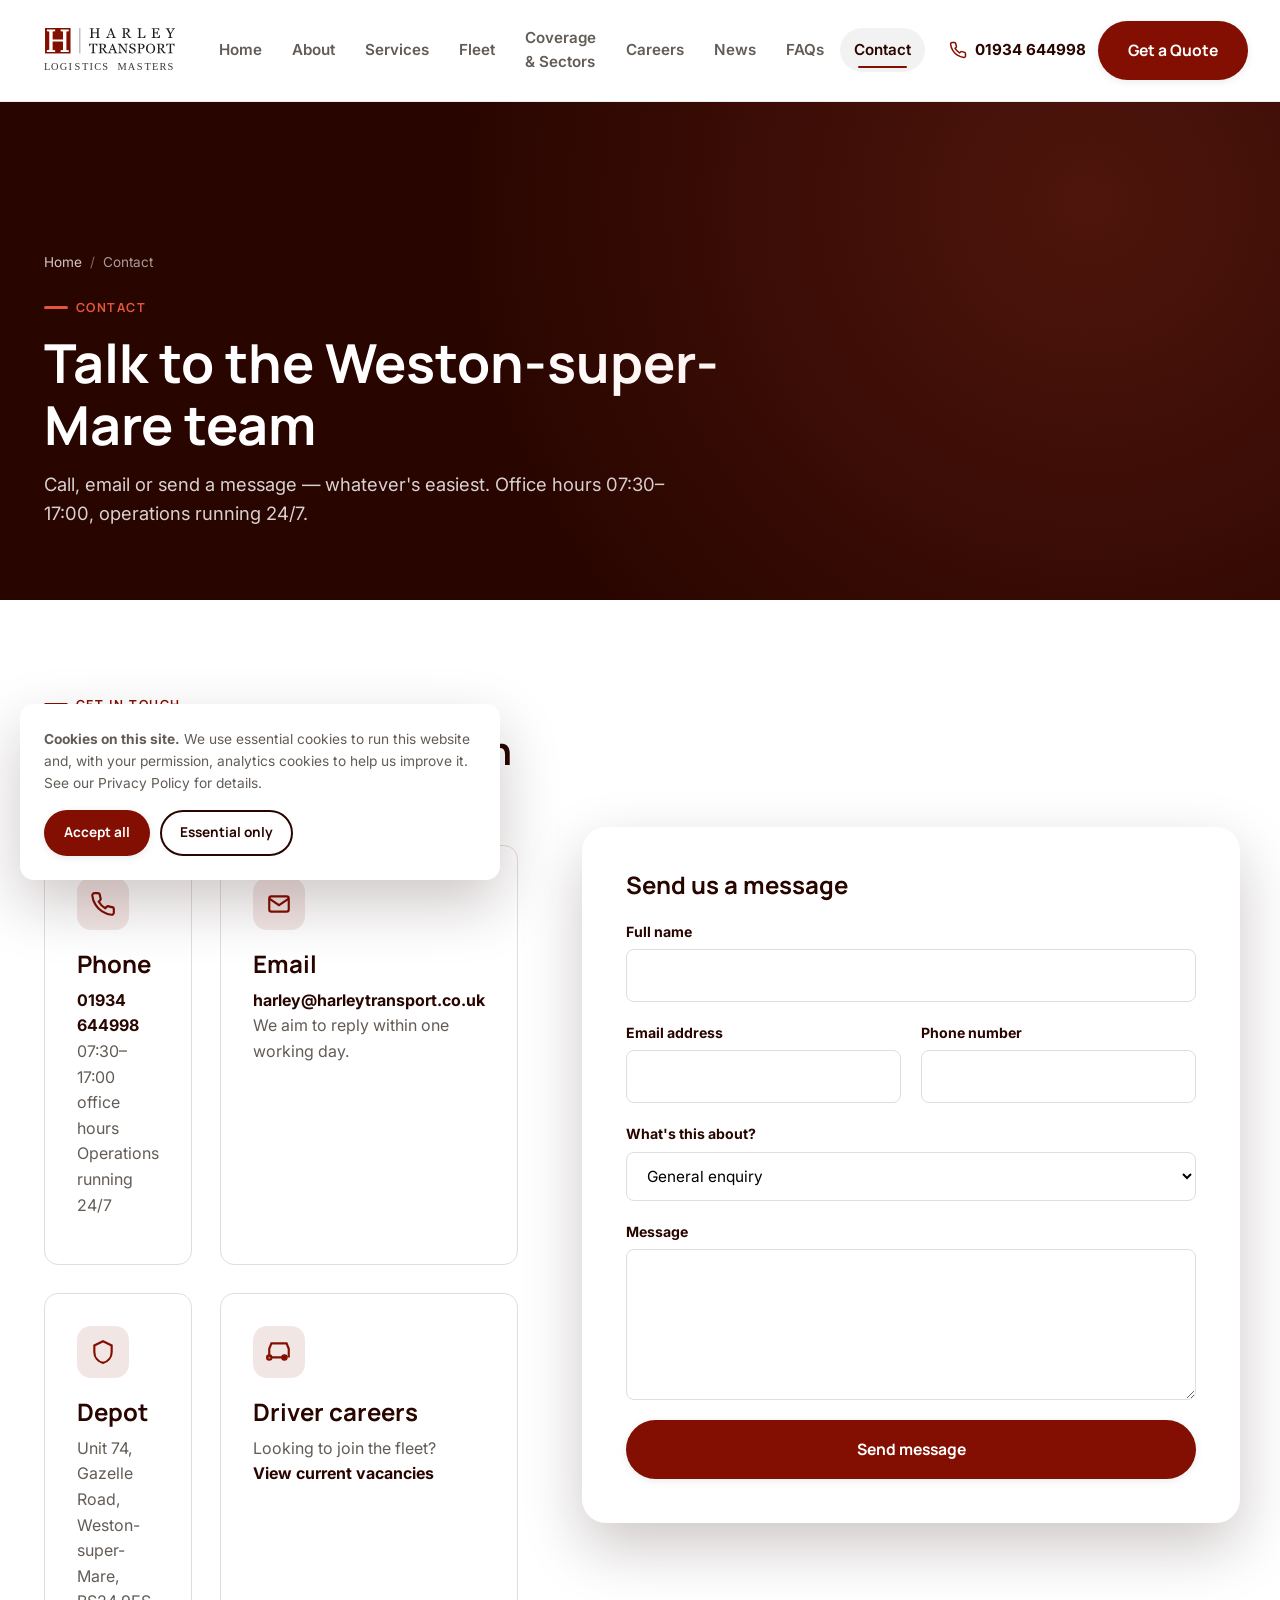
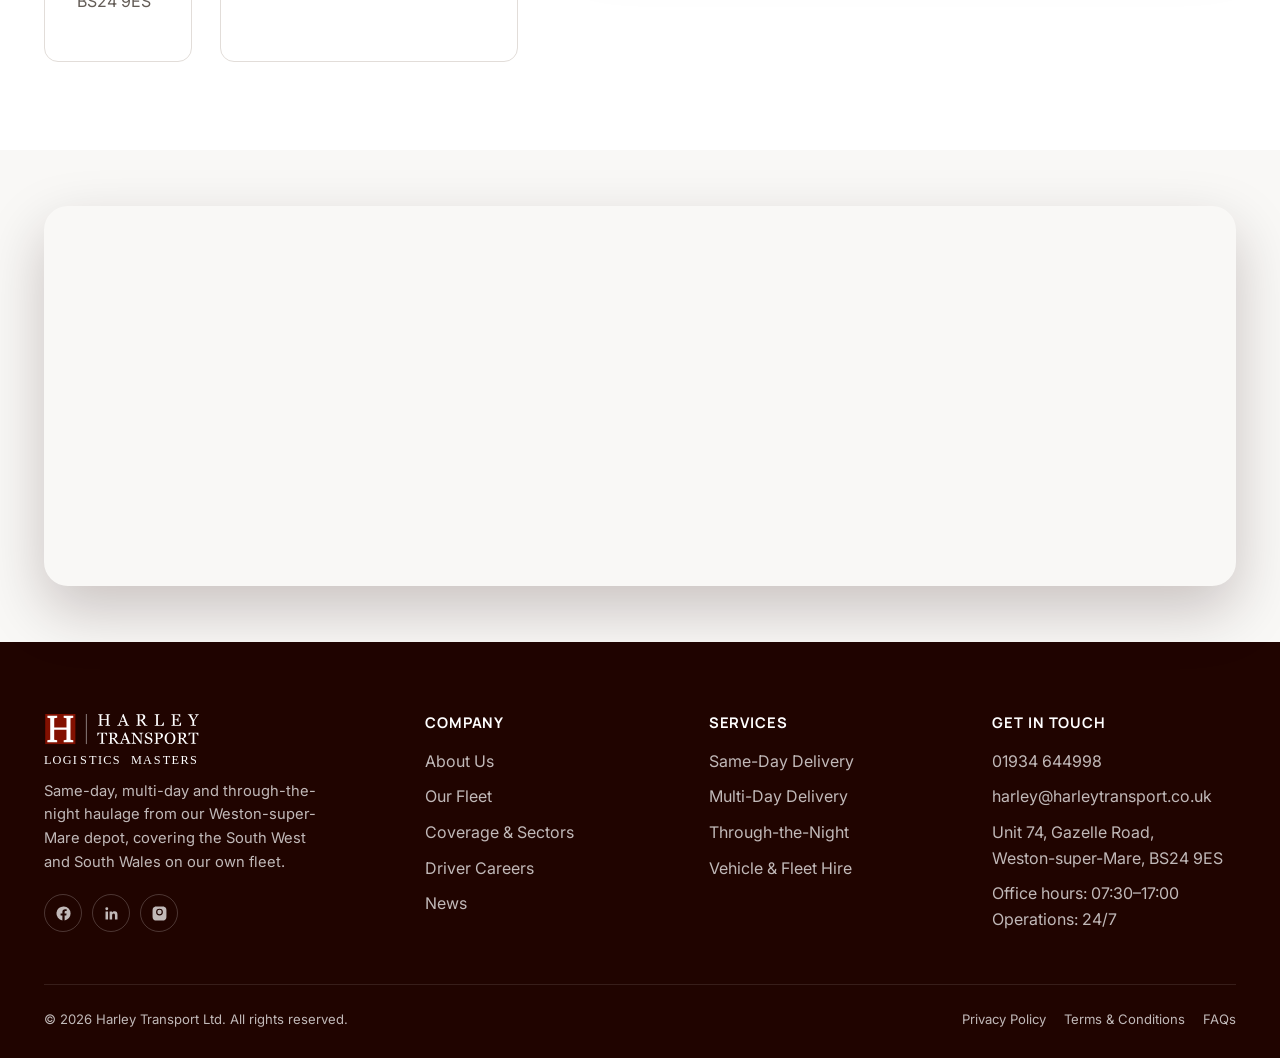
<file: contact.html>
<!DOCTYPE html>
<html lang="en-GB">
<head>
<meta charset="UTF-8">
<meta name="viewport" content="width=device-width, initial-scale=1.0">
<title>Contact Us | Harley Transport, Weston-super-Mare</title>
<meta name="description" content="Contact Harley Transport by phone, email or online form. Based at Unit 74, Gazelle Road, Weston-super-Mare, BS24 9ES.">
<link rel="canonical" href="https://www.harleytransport.co.uk/contact.html">
<meta property="og:type" content="website">
<meta property="og:site_name" content="Harley Transport">
<meta property="og:title" content="Contact Us | Harley Transport, Weston-super-Mare">
<meta property="og:description" content="Contact Harley Transport by phone, email or online form. Based at Unit 74, Gazelle Road, Weston-super-Mare, BS24 9ES.">
<meta property="og:url" content="https://www.harleytransport.co.uk/contact.html">
<meta property="og:image" content="https://www.harleytransport.co.uk/assets/images/og-default.jpg">
<meta name="twitter:card" content="summary_large_image">
<meta name="theme-color" content="#290500">
<link rel="icon" href="assets/images/favicon.ico" sizes="any">
<link rel="apple-touch-icon" href="assets/images/apple-touch-icon.png">
<link rel="manifest" href="site.webmanifest">
<link rel="preconnect" href="https://fonts.googleapis.com">
<link rel="preconnect" href="https://fonts.gstatic.com" crossorigin>
<link href="https://fonts.googleapis.com/css2?family=Inter:wght@400;500;600;700;800&family=Manrope:wght@600;700;800&display=swap" rel="stylesheet">
<link rel="stylesheet" href="assets/css/style.css">
<!-- Google Tag Manager — replace GTM-XXXXXXX with the real container ID, then uncomment.
<script>(function(w,d,s,l,i){w[l]=w[l]||[];w[l].push({'gtm.start':
new Date().getTime(),event:'gtm.js'});var f=d.getElementsByTagName(s)[0],
j=d.createElement(s),dl=l!='dataLayer'?'&l='+l:'';j.async=true;j.src=
'https://www.googletagmanager.com/gtm.js?id='+i+dl;f.parentNode.insertBefore(j,f);
})(window,document,'script','dataLayer','GTM-XXXXXXX');</script>
-->
<script type="application/ld+json">
{
  "@context": "https://schema.org",
  "@type": "BreadcrumbList",
  "itemListElement": [
    {
      "@type": "ListItem",
      "position": 1,
      "name": "Home",
      "item": "https://www.harleytransport.co.uk/"
    },
    {
      "@type": "ListItem",
      "position": 2,
      "name": "Contact",
      "item": "https://www.harleytransport.co.uk/contact.html"
    }
  ]
}
</script>
</head>
<body>
<a class="skip-link" href="#main">Skip to main content</a>
<header class="site-header">
  <div class="header-inner">
    <a href="index.html" class="brand"><img src="assets/images/logo.svg" alt="Harley Transport" height="44"></a>
    <nav class="main-nav" aria-label="Primary">
      <a href="index.html">Home</a>
      <a href="about.html">About</a>
      <a href="services.html">Services</a>
      <a href="fleet.html">Fleet</a>
      <a href="coverage-sectors.html">Coverage &amp; Sectors</a>
      <a href="careers.html">Careers</a>
      <a href="news.html">News</a>
      <a href="faq.html">FAQs</a>
      <a href="contact.html" class="active">Contact</a>
    </nav>
    <div class="header-cta">
      <a class="phone-link" href="tel:+441934644998">
        <svg viewBox="0 0 24 24" fill="none" stroke="currentColor" stroke-width="2"><path d="M22 16.92v3a2 2 0 0 1-2.18 2 19.79 19.79 0 0 1-8.63-3.07 19.5 19.5 0 0 1-6-6 19.79 19.79 0 0 1-3.07-8.67A2 2 0 0 1 4.11 2h3a2 2 0 0 1 2 1.72c.127.96.361 1.903.7 2.81a2 2 0 0 1-.45 2.11L8.09 9.91a16 16 0 0 0 6 6l1.27-1.27a2 2 0 0 1 2.11-.45c.907.339 1.85.573 2.81.7A2 2 0 0 1 22 16.92z"/></svg>
        01934 644998
      </a>
      <a href="quote.html" class="btn btn-primary">Get a Quote</a>
      <button class="nav-toggle" aria-label="Toggle menu" aria-expanded="false"><span></span><span></span><span></span></button>
    </div>
  </div>
</header>
<main id="main">
  <header class="page-header">
    <div class="container">
      <nav class="breadcrumbs" aria-label="Breadcrumb">
        <a href="index.html">Home</a><span aria-hidden="true">/</span><span>Contact</span>
      </nav>
      <p class="eyebrow">Contact</p>
      <h1>Talk to the Weston-super-Mare team</h1>
      <p class="lead">Call, email or send a message &mdash; whatever's easiest. Office hours 07:30&ndash;17:00, operations running 24/7.</p>
    </div>
  </header>

  <section class="section">
    <div class="container split">
      <div data-reveal>
        <p class="eyebrow">Get In Touch</p>
        <h2>Here's every way to reach us</h2>
        <div class="grid grid-2" style="margin-top:28px">
          <div class="card">
            <div class="icon-badge"><svg viewBox="0 0 24 24" fill="none" stroke="currentColor" stroke-width="2"><path d="M22 16.92v3a2 2 0 0 1-2.18 2 19.79 19.79 0 0 1-8.63-3.07 19.5 19.5 0 0 1-6-6 19.79 19.79 0 0 1-3.07-8.67A2 2 0 0 1 4.11 2h3a2 2 0 0 1 2 1.72c.127.96.361 1.903.7 2.81a2 2 0 0 1-.45 2.11L8.09 9.91a16 16 0 0 0 6 6l1.27-1.27a2 2 0 0 1 2.11-.45c.907.339 1.85.573 2.81.7A2 2 0 0 1 22 16.92z"/></svg></div>
            <h3>Phone</h3>
            <p><a href="tel:+441934644998" style="font-weight:700; color:var(--navy-900)">01934 644998</a><br>07:30&ndash;17:00 office hours<br>Operations running 24/7</p>
          </div>
          <div class="card">
            <div class="icon-badge"><svg viewBox="0 0 24 24" fill="none" stroke="currentColor" stroke-width="2"><rect x="3" y="5" width="18" height="14" rx="2"/><path d="m3 7 9 6 9-6"/></svg></div>
            <h3>Email</h3>
            <p><a href="mailto:harley@harleytransport.co.uk" style="font-weight:700; color:var(--navy-900)">harley@harleytransport.co.uk</a><br>We aim to reply within one working day.</p>
          </div>
          <div class="card">
            <div class="icon-badge"><svg viewBox="0 0 24 24" fill="none" stroke="currentColor" stroke-width="2"><path d="M12 2 4 6v6c0 5.25 3.5 9 8 10 4.5-1 8-4.75 8-10V6l-8-4Z"/></svg></div>
            <h3>Depot</h3>
            <p>Unit 74, Gazelle Road,<br>Weston-super-Mare, BS24 9ES</p>
          </div>
          <div class="card">
            <div class="icon-badge"><svg viewBox="0 0 24 24" fill="none" stroke="currentColor" stroke-width="2"><path d="M5 17h14M5 17a2 2 0 1 1-4 0 2 2 0 0 1 4 0Zm14 0a2 2 0 1 1-4 0 2 2 0 0 1 4 0ZM3 17V9l2-5h14l2 5v8"/></svg></div>
            <h3>Driver careers</h3>
            <p>Looking to join the fleet?<br><a href="careers.html" style="font-weight:700; color:var(--navy-900)">View current vacancies</a></p>
          </div>
        </div>
      </div>

      <div>
        <form class="form-card" name="contact" method="POST" data-netlify="true" data-demo-only novalidate>
          <input type="hidden" name="form-name" value="contact">
          <h3 style="margin-bottom:22px">Send us a message</h3>
          <div class="form-field">
            <label for="ct-name">Full name</label>
            <input id="ct-name" name="name" type="text" required autocomplete="name">
          </div>
          <div class="form-row">
            <div class="form-field">
              <label for="ct-email">Email address</label>
              <input id="ct-email" name="email" type="email" required autocomplete="email">
            </div>
            <div class="form-field">
              <label for="ct-phone">Phone number</label>
              <input id="ct-phone" name="phone" type="tel" autocomplete="tel">
            </div>
          </div>
          <div class="form-field">
            <label for="ct-subject">What's this about?</label>
            <select id="ct-subject" name="subject">
              <option>General enquiry</option>
              <option>Request a quote</option>
              <option>Existing booking</option>
              <option>Driver recruitment</option>
              <option>Supplier / accreditation request</option>
            </select>
          </div>
          <div class="form-field">
            <label for="ct-message">Message</label>
            <textarea id="ct-message" name="message" rows="5" required></textarea>
          </div>
          <button type="submit" class="btn btn-primary btn-block">Send message</button>
        </form>
        <div class="form-success" data-form-success>
          <svg viewBox="0 0 24 24" fill="none" stroke="currentColor" stroke-width="2"><circle cx="12" cy="12" r="10"/><path d="M8 12.5l2.5 2.5L16 9"/></svg>
          <h3>Message sent &mdash; thank you.</h3>
          <p>This is a template confirmation screen. Connect the form to your inbox or CRM &mdash; see the README for options.</p>
        </div>
      </div>
    </div>
  </section>

  <section class="section-sm bg-off">
    <div class="container">
      <div class="media-frame" style="border-radius:var(--radius-lg); overflow:hidden;">
        <iframe
          title="Map showing Harley Transport depot, Weston-super-Mare"
          src="https://maps.google.com/maps?q=Gazelle%20Road%2C%20Weston-super-Mare%2C%20BS24%209ES&t=&z=13&ie=UTF8&iwloc=&output=embed"
          width="100%" height="380" style="border:0; display:block;" loading="lazy" referrerpolicy="no-referrer-when-downgrade">
        </iframe>
      </div>
    </div>
  </section>
</main>

<footer class="site-footer">
  <div class="container">
    <div class="footer-grid">
      <div class="footer-brand">
        <a href="index.html" class="brand"><img src="assets/images/logo-light.svg" alt="Harley Transport" height="52"></a>
        <p>Same-day, multi-day and through-the-night haulage from our Weston-super-Mare depot, covering the South West and South Wales on our own fleet.</p>
        <div class="social-row">
          <a href="https://www.facebook.com/" aria-label="Harley Transport on Facebook" target="_blank" rel="noopener"><svg viewBox="0 0 24 24" fill="currentColor"><path d="M22 12a10 10 0 1 0-11.56 9.88v-7H7.9V12h2.54V9.8c0-2.5 1.49-3.89 3.78-3.89 1.1 0 2.24.2 2.24.2v2.46h-1.26c-1.24 0-1.63.77-1.63 1.56V12h2.78l-.44 2.88h-2.34v7A10 10 0 0 0 22 12Z"/></svg></a>
          <a href="https://www.linkedin.com/" aria-label="Harley Transport on LinkedIn" target="_blank" rel="noopener"><svg viewBox="0 0 24 24" fill="currentColor"><path d="M20.45 20.45h-3.56v-5.57c0-1.33-.02-3.04-1.85-3.04-1.86 0-2.14 1.45-2.14 2.94v5.67H9.34V9h3.41v1.56h.05c.48-.9 1.64-1.85 3.37-1.85 3.6 0 4.27 2.37 4.27 5.45v6.29ZM5.34 7.43a2.07 2.07 0 1 1 0-4.14 2.07 2.07 0 0 1 0 4.14ZM7.12 20.45H3.56V9h3.56v11.45Z"/></svg></a>
          <a href="https://www.instagram.com/" aria-label="Harley Transport on Instagram" target="_blank" rel="noopener"><svg viewBox="0 0 24 24" fill="currentColor"><path d="M12 2.2c3.2 0 3.58.01 4.85.07 1.17.05 1.8.24 2.22.4.56.22.96.48 1.38.9.42.42.68.82.9 1.38.16.42.35 1.05.4 2.22.06 1.27.07 1.65.07 4.85s-.01 3.58-.07 4.85c-.05 1.17-.24 1.8-.4 2.22-.22.56-.48.96-.9 1.38-.42.42-.82.68-1.38.9-.42.16-1.05.35-2.22.4-1.27.06-1.65.07-4.85.07s-3.58-.01-4.85-.07c-1.17-.05-1.8-.24-2.22-.4a3.75 3.75 0 0 1-1.38-.9 3.75 3.75 0 0 1-.9-1.38c-.16-.42-.35-1.05-.4-2.22-.06-1.27-.07-1.65-.07-4.85s.01-3.58.07-4.85c.05-1.17.24-1.8.4-2.22.22-.56.48-.96.9-1.38.42-.42.82-.68 1.38-.9.42-.16 1.05-.35 2.22-.4C8.42 2.21 8.8 2.2 12 2.2Zm0 3a4.8 4.8 0 1 0 0 9.6 4.8 4.8 0 0 0 0-9.6Zm0 7.92a3.12 3.12 0 1 1 0-6.24 3.12 3.12 0 0 1 0 6.24Zm5.4-8.1a1.12 1.12 0 1 1-2.25 0 1.12 1.12 0 0 1 2.25 0Z"/></svg></a>
        </div>
      </div>
      <div>
        <h2>Company</h2>
        <ul>
          <li><a href="about.html">About Us</a></li>
          <li><a href="fleet.html">Our Fleet</a></li>
          <li><a href="coverage-sectors.html">Coverage &amp; Sectors</a></li>
          <li><a href="careers.html">Driver Careers</a></li>
          <li><a href="news.html">News</a></li>
        </ul>
      </div>
      <div>
        <h2>Services</h2>
        <ul>
          <li><a href="services.html#same-day">Same-Day Delivery</a></li>
          <li><a href="services.html#multi-day">Multi-Day Delivery</a></li>
          <li><a href="services.html#through-the-night">Through-the-Night</a></li>
          <li><a href="services.html#fleet-hire">Vehicle &amp; Fleet Hire</a></li>
        </ul>
      </div>
      <div>
        <h2>Get In Touch</h2>
        <ul>
          <li><a href="tel:+441934644998">01934 644998</a></li>
          <li><a href="mailto:harley@harleytransport.co.uk">harley@harleytransport.co.uk</a></li>
          <li>Unit 74, Gazelle Road,<br>Weston-super-Mare, BS24 9ES</li>
          <li>Office hours: 07:30&ndash;17:00<br>Operations: 24/7</li>
        </ul>
      </div>
    </div>
    <div class="footer-bottom">
      <p>&copy; <span data-current-year>2026</span> Harley Transport Ltd. All rights reserved.</p>
      <ul>
        <li><a href="privacy-policy.html">Privacy Policy</a></li>
        <li><a href="terms-conditions.html">Terms &amp; Conditions</a></li>
        <li><a href="faq.html">FAQs</a></li>
      </ul>
    </div>
  </div>
</footer>

<div class="sticky-mobile-cta">
  <a class="call" href="tel:+441934644998"><svg viewBox="0 0 24 24" fill="none" stroke="currentColor" stroke-width="2"><path d="M22 16.92v3a2 2 0 0 1-2.18 2 19.79 19.79 0 0 1-8.63-3.07 19.5 19.5 0 0 1-6-6 19.79 19.79 0 0 1-3.07-8.67A2 2 0 0 1 4.11 2h3a2 2 0 0 1 2 1.72c.127.96.361 1.903.7 2.81a2 2 0 0 1-.45 2.11L8.09 9.91a16 16 0 0 0 6 6l1.27-1.27a2 2 0 0 1 2.11-.45c.907.339 1.85.573 2.81.7A2 2 0 0 1 22 16.92z"/></svg> Call Now</a>
  <a class="quote" href="quote.html"><svg viewBox="0 0 24 24" fill="none" stroke="currentColor" stroke-width="2"><path d="M5 12h14M12 5l7 7-7 7"/></svg> Get a Quote</a>
</div>

<button class="back-to-top" aria-label="Back to top"><svg viewBox="0 0 24 24" fill="none" stroke="currentColor" stroke-width="2.2"><path d="M12 19V5M5 12l7-7 7 7"/></svg></button>

<div class="cookie-banner" data-cookie-banner role="dialog" aria-label="Cookie notice">
  <p><strong>Cookies on this site.</strong> We use essential cookies to run this website and, with your permission, analytics cookies to help us improve it. See our <a href="privacy-policy.html">Privacy Policy</a> for details.</p>
  <div class="cookie-actions">
    <button class="btn btn-primary" data-cookie-choice="accepted">Accept all</button>
    <button class="btn btn-outline" data-cookie-choice="essential">Essential only</button>
  </div>
</div>

<script src="assets/js/main.js"></script>
</body>
</html>
</file>
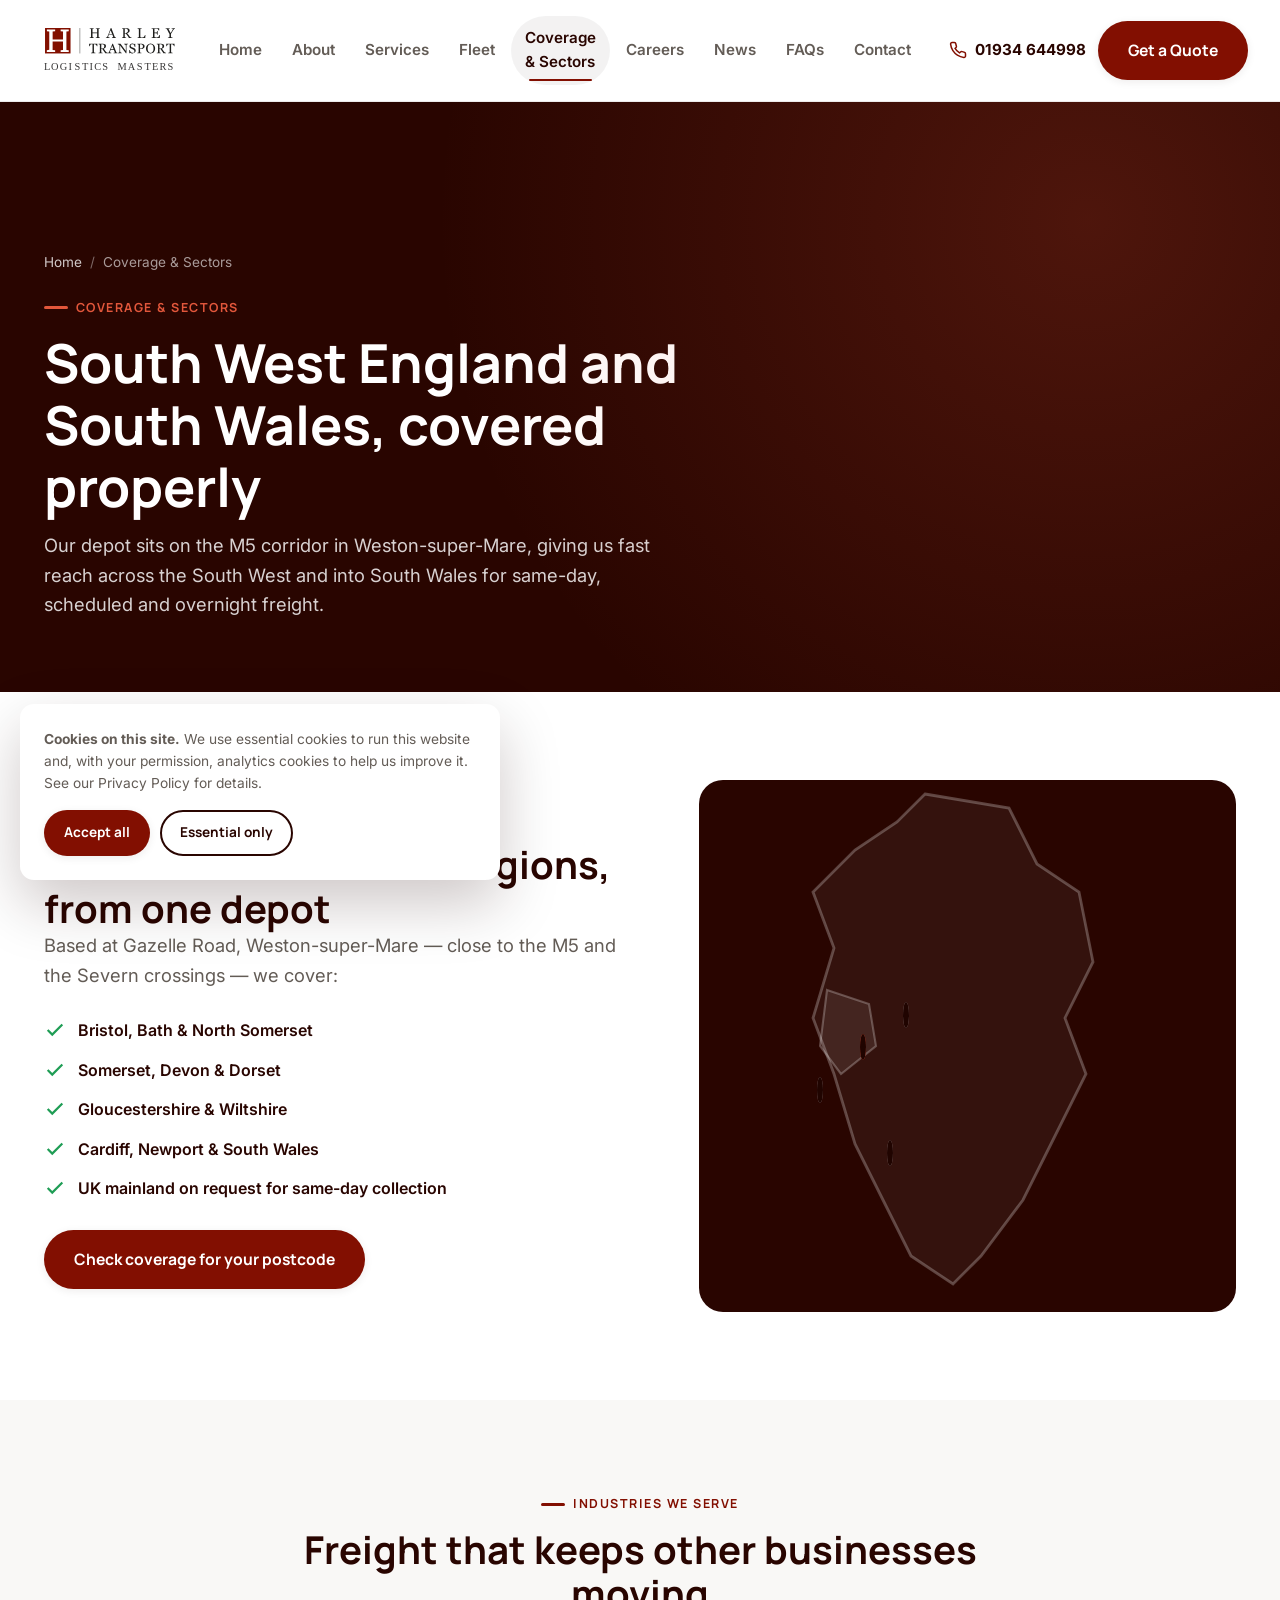
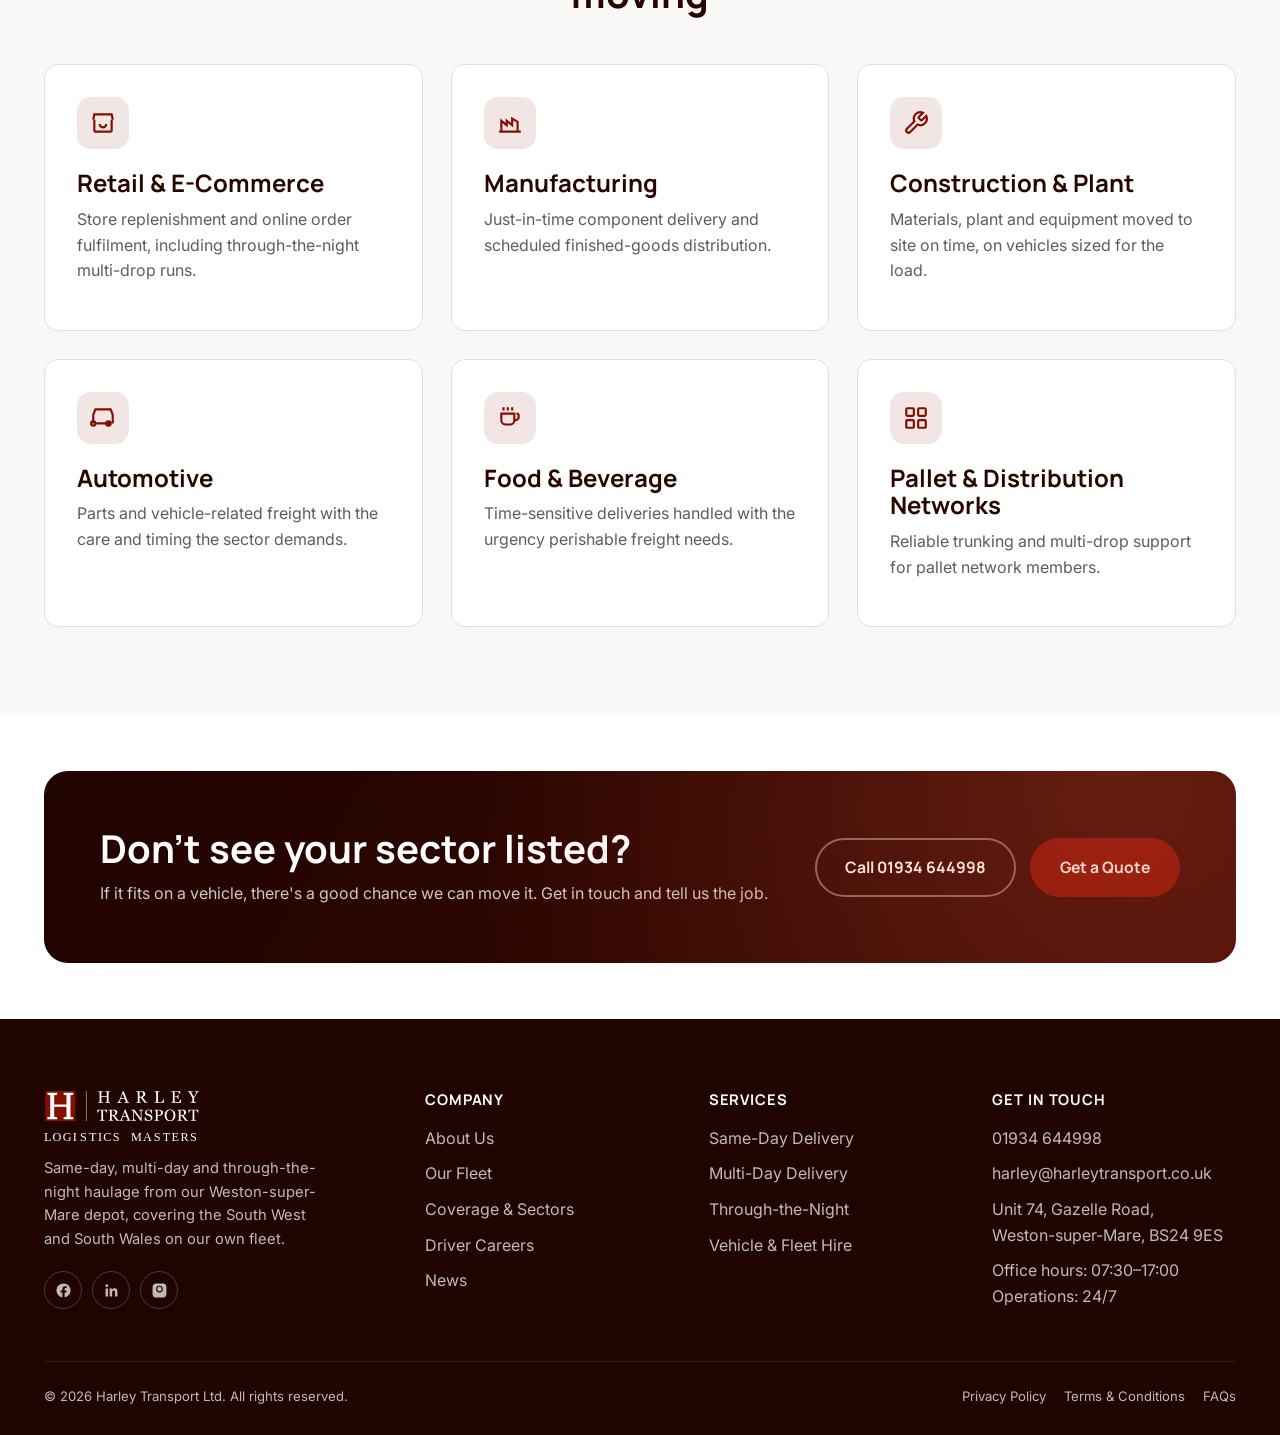
<file: coverage-sectors.html>
<!DOCTYPE html>
<html lang="en-GB">
<head>
<meta charset="UTF-8">
<meta name="viewport" content="width=device-width, initial-scale=1.0">
<title>Coverage Area &amp; Sectors We Serve | South West &amp; South Wales | Harley Transport</title>
<meta name="description" content="Harley Transport covers the South West of England and South Wales from our Weston-super-Mare depot, serving retail, manufacturing, construction, automotive, food & beverage and pallet distribution sectors.">
<link rel="canonical" href="https://www.harleytransport.co.uk/coverage-sectors.html">
<meta property="og:type" content="website">
<meta property="og:site_name" content="Harley Transport">
<meta property="og:title" content="Coverage Area &amp; Sectors We Serve | South West &amp; South Wales | Harley Transport">
<meta property="og:description" content="Harley Transport covers the South West of England and South Wales from our Weston-super-Mare depot, serving retail, manufacturing, construction, automotive, food & beverage and pallet distribution sectors.">
<meta property="og:url" content="https://www.harleytransport.co.uk/coverage-sectors.html">
<meta property="og:image" content="https://www.harleytransport.co.uk/assets/images/og-default.jpg">
<meta name="twitter:card" content="summary_large_image">
<meta name="theme-color" content="#290500">
<link rel="icon" href="assets/images/favicon.ico" sizes="any">
<link rel="apple-touch-icon" href="assets/images/apple-touch-icon.png">
<link rel="manifest" href="site.webmanifest">
<link rel="preconnect" href="https://fonts.googleapis.com">
<link rel="preconnect" href="https://fonts.gstatic.com" crossorigin>
<link href="https://fonts.googleapis.com/css2?family=Inter:wght@400;500;600;700;800&family=Manrope:wght@600;700;800&display=swap" rel="stylesheet">
<link rel="stylesheet" href="assets/css/style.css">
<!-- Google Tag Manager — replace GTM-XXXXXXX with the real container ID, then uncomment.
<script>(function(w,d,s,l,i){w[l]=w[l]||[];w[l].push({'gtm.start':
new Date().getTime(),event:'gtm.js'});var f=d.getElementsByTagName(s)[0],
j=d.createElement(s),dl=l!='dataLayer'?'&l='+l:'';j.async=true;j.src=
'https://www.googletagmanager.com/gtm.js?id='+i+dl;f.parentNode.insertBefore(j,f);
})(window,document,'script','dataLayer','GTM-XXXXXXX');</script>
-->
<script type="application/ld+json">
{
  "@context": "https://schema.org",
  "@type": "BreadcrumbList",
  "itemListElement": [
    {
      "@type": "ListItem",
      "position": 1,
      "name": "Home",
      "item": "https://www.harleytransport.co.uk/"
    },
    {
      "@type": "ListItem",
      "position": 2,
      "name": "Coverage & Sectors",
      "item": "https://www.harleytransport.co.uk/coverage-sectors.html"
    }
  ]
}
</script>
</head>
<body>
<a class="skip-link" href="#main">Skip to main content</a>
<header class="site-header">
  <div class="header-inner">
    <a href="index.html" class="brand"><img src="assets/images/logo.svg" alt="Harley Transport" height="44"></a>
    <nav class="main-nav" aria-label="Primary">
      <a href="index.html">Home</a>
      <a href="about.html">About</a>
      <a href="services.html">Services</a>
      <a href="fleet.html">Fleet</a>
      <a href="coverage-sectors.html" class="active">Coverage &amp; Sectors</a>
      <a href="careers.html">Careers</a>
      <a href="news.html">News</a>
      <a href="faq.html">FAQs</a>
      <a href="contact.html">Contact</a>
    </nav>
    <div class="header-cta">
      <a class="phone-link" href="tel:+441934644998">
        <svg viewBox="0 0 24 24" fill="none" stroke="currentColor" stroke-width="2"><path d="M22 16.92v3a2 2 0 0 1-2.18 2 19.79 19.79 0 0 1-8.63-3.07 19.5 19.5 0 0 1-6-6 19.79 19.79 0 0 1-3.07-8.67A2 2 0 0 1 4.11 2h3a2 2 0 0 1 2 1.72c.127.96.361 1.903.7 2.81a2 2 0 0 1-.45 2.11L8.09 9.91a16 16 0 0 0 6 6l1.27-1.27a2 2 0 0 1 2.11-.45c.907.339 1.85.573 2.81.7A2 2 0 0 1 22 16.92z"/></svg>
        01934 644998
      </a>
      <a href="quote.html" class="btn btn-primary">Get a Quote</a>
      <button class="nav-toggle" aria-label="Toggle menu" aria-expanded="false"><span></span><span></span><span></span></button>
    </div>
  </div>
</header>
<main id="main">
  <header class="page-header">
    <div class="container">
      <nav class="breadcrumbs" aria-label="Breadcrumb">
        <a href="index.html">Home</a><span aria-hidden="true">/</span><span>Coverage &amp; Sectors</span>
      </nav>
      <p class="eyebrow">Coverage &amp; Sectors</p>
      <h1>South West England and South Wales, covered properly</h1>
      <p class="lead">Our depot sits on the M5 corridor in Weston-super-Mare, giving us fast reach across the South West and into South Wales for same-day, scheduled and overnight freight.</p>
    </div>
  </header>

  <section class="section">
    <div class="container split">
      <div data-reveal>
        <p class="eyebrow">Where We Run</p>
        <h2>Fast reach across two regions, from one depot</h2>
        <p class="lead">Based at Gazelle Road, Weston-super-Mare &mdash; close to the M5 and the Severn crossings &mdash; we cover:</p>
        <ul class="checklist">
          <li><svg viewBox="0 0 24 24" fill="none" stroke="currentColor" stroke-width="2.4"><path d="M20 6 9 17l-5-5"/></svg> Bristol, Bath &amp; North Somerset</li>
          <li><svg viewBox="0 0 24 24" fill="none" stroke="currentColor" stroke-width="2.4"><path d="M20 6 9 17l-5-5"/></svg> Somerset, Devon &amp; Dorset</li>
          <li><svg viewBox="0 0 24 24" fill="none" stroke="currentColor" stroke-width="2.4"><path d="M20 6 9 17l-5-5"/></svg> Gloucestershire &amp; Wiltshire</li>
          <li><svg viewBox="0 0 24 24" fill="none" stroke="currentColor" stroke-width="2.4"><path d="M20 6 9 17l-5-5"/></svg> Cardiff, Newport &amp; South Wales</li>
          <li><svg viewBox="0 0 24 24" fill="none" stroke="currentColor" stroke-width="2.4"><path d="M20 6 9 17l-5-5"/></svg> UK mainland on request for same-day collection</li>
        </ul>
        <a href="quote.html" class="btn btn-primary">Check coverage for your postcode</a>
      </div>
      <div class="coverage-map" data-reveal>
        <svg viewBox="0 0 300 380" aria-hidden="true">
          <path d="M120 10 L180 20 L200 60 L230 80 L240 130 L220 170 L235 210 L210 260 L190 300 L160 340 L140 360 L110 340 L90 300 L70 260 L55 210 L40 170 L55 120 L40 80 L70 50 L100 30 Z"
            fill="rgba(255,255,255,0.05)" stroke="rgba(255,255,255,0.25)" stroke-width="2"/>
          <path d="M50 150 L80 160 L85 190 L60 210 L45 190 Z" fill="rgba(255,255,255,0.08)" stroke="rgba(255,255,255,0.25)" stroke-width="1.5"/>
        </svg>
        <div class="coverage-pin" style="left:30%; top:48%;" title="Weston-super-Mare depot"><span class="dot"></span></div>
        <div class="coverage-pin" style="left:38%; top:42%;" title="Bristol"><span class="dot" style="background:rgba(255,255,255,.5); animation:none;"></span></div>
        <div class="coverage-pin" style="left:22%; top:56%;" title="Cardiff &amp; Newport"><span class="dot" style="background:rgba(255,255,255,.5); animation:none;"></span></div>
        <div class="coverage-pin" style="left:35%; top:68%;" title="Exeter"><span class="dot" style="background:rgba(255,255,255,.5); animation:none;"></span></div>
      </div>
    </div>
  </section>

  <section class="section bg-off">
    <div class="container">
      <div class="section-head center">
        <p class="eyebrow">Industries We Serve</p>
        <h2>Freight that keeps other businesses moving</h2>
      </div>
      <div class="grid grid-3" data-reveal-group>
        
        <article class="card" data-reveal style="--i:0">
          <div class="icon-badge"><svg viewBox="0 0 24 24" fill="none" stroke="currentColor" stroke-width="2"><path d="M3 9l1-5h16l1 5M4 9v10a1 1 0 0 0 1 1h14a1 1 0 0 0 1-1V9M9 13a3 3 0 0 0 6 0"/></svg></div>
          <h3>Retail &amp; E-Commerce</h3>
          <p>Store replenishment and online order fulfilment, including through-the-night multi-drop runs.</p>
        </article>
        
        <article class="card" data-reveal style="--i:1">
          <div class="icon-badge"><svg viewBox="0 0 24 24" fill="none" stroke="currentColor" stroke-width="2"><path d="M2 20h20M4 20V10l5 4V10l5 4V8l5 3v9"/></svg></div>
          <h3>Manufacturing</h3>
          <p>Just-in-time component delivery and scheduled finished-goods distribution.</p>
        </article>
        
        <article class="card" data-reveal style="--i:2">
          <div class="icon-badge"><svg viewBox="0 0 24 24" fill="none" stroke="currentColor" stroke-width="2"><path d="M14.7 6.3a1 1 0 0 0 0 1.4l1.6 1.6a1 1 0 0 0 1.4 0l3.77-3.77a6 6 0 0 1-7.94 7.94l-6.91 6.91a2.12 2.12 0 0 1-3-3l6.91-6.91a6 6 0 0 1 7.94-7.94l-3.76 3.76z"/></svg></div>
          <h3>Construction &amp; Plant</h3>
          <p>Materials, plant and equipment moved to site on time, on vehicles sized for the load.</p>
        </article>
        
        <article class="card" data-reveal style="--i:3">
          <div class="icon-badge"><svg viewBox="0 0 24 24" fill="none" stroke="currentColor" stroke-width="2"><path d="M5 17h14M5 17a2 2 0 1 1-4 0 2 2 0 0 1 4 0Zm14 0a2 2 0 1 1-4 0 2 2 0 0 1 4 0ZM3 17V9l2-5h14l2 5v8"/></svg></div>
          <h3>Automotive</h3>
          <p>Parts and vehicle-related freight with the care and timing the sector demands.</p>
        </article>
        
        <article class="card" data-reveal style="--i:4">
          <div class="icon-badge"><svg viewBox="0 0 24 24" fill="none" stroke="currentColor" stroke-width="2"><path d="M18 8a2 2 0 0 1 2 2v1a3 3 0 0 1-3 3h-1M4 8h12v6a4 4 0 0 1-4 4H8a4 4 0 0 1-4-4V8ZM6 2v3M10 2v3M14 2v3"/></svg></div>
          <h3>Food &amp; Beverage</h3>
          <p>Time-sensitive deliveries handled with the urgency perishable freight needs.</p>
        </article>
        
        <article class="card" data-reveal style="--i:5">
          <div class="icon-badge"><svg viewBox="0 0 24 24" fill="none" stroke="currentColor" stroke-width="2"><rect x="3" y="3" width="7" height="7" rx="1"/><rect x="14" y="3" width="7" height="7" rx="1"/><rect x="3" y="14" width="7" height="7" rx="1"/><rect x="14" y="14" width="7" height="7" rx="1"/></svg></div>
          <h3>Pallet &amp; Distribution Networks</h3>
          <p>Reliable trunking and multi-drop support for pallet network members.</p>
        </article>
      </div>
    </div>
  </section>

  <section class="section-sm">
    <div class="container">
      <div class="cta-band" data-reveal>
        <div>
          <h2>Don't see your sector listed?</h2>
          <p>If it fits on a vehicle, there's a good chance we can move it. Get in touch and tell us the job.</p>
        </div>
        <div class="cta-actions">
          <a href="tel:+441934644998" class="btn btn-ghost">Call 01934 644998</a>
          <a href="quote.html" class="btn btn-primary">Get a Quote</a>
        </div>
      </div>
    </div>
  </section>
</main>

<footer class="site-footer">
  <div class="container">
    <div class="footer-grid">
      <div class="footer-brand">
        <a href="index.html" class="brand"><img src="assets/images/logo-light.svg" alt="Harley Transport" height="52"></a>
        <p>Same-day, multi-day and through-the-night haulage from our Weston-super-Mare depot, covering the South West and South Wales on our own fleet.</p>
        <div class="social-row">
          <a href="https://www.facebook.com/" aria-label="Harley Transport on Facebook" target="_blank" rel="noopener"><svg viewBox="0 0 24 24" fill="currentColor"><path d="M22 12a10 10 0 1 0-11.56 9.88v-7H7.9V12h2.54V9.8c0-2.5 1.49-3.89 3.78-3.89 1.1 0 2.24.2 2.24.2v2.46h-1.26c-1.24 0-1.63.77-1.63 1.56V12h2.78l-.44 2.88h-2.34v7A10 10 0 0 0 22 12Z"/></svg></a>
          <a href="https://www.linkedin.com/" aria-label="Harley Transport on LinkedIn" target="_blank" rel="noopener"><svg viewBox="0 0 24 24" fill="currentColor"><path d="M20.45 20.45h-3.56v-5.57c0-1.33-.02-3.04-1.85-3.04-1.86 0-2.14 1.45-2.14 2.94v5.67H9.34V9h3.41v1.56h.05c.48-.9 1.64-1.85 3.37-1.85 3.6 0 4.27 2.37 4.27 5.45v6.29ZM5.34 7.43a2.07 2.07 0 1 1 0-4.14 2.07 2.07 0 0 1 0 4.14ZM7.12 20.45H3.56V9h3.56v11.45Z"/></svg></a>
          <a href="https://www.instagram.com/" aria-label="Harley Transport on Instagram" target="_blank" rel="noopener"><svg viewBox="0 0 24 24" fill="currentColor"><path d="M12 2.2c3.2 0 3.58.01 4.85.07 1.17.05 1.8.24 2.22.4.56.22.96.48 1.38.9.42.42.68.82.9 1.38.16.42.35 1.05.4 2.22.06 1.27.07 1.65.07 4.85s-.01 3.58-.07 4.85c-.05 1.17-.24 1.8-.4 2.22-.22.56-.48.96-.9 1.38-.42.42-.82.68-1.38.9-.42.16-1.05.35-2.22.4-1.27.06-1.65.07-4.85.07s-3.58-.01-4.85-.07c-1.17-.05-1.8-.24-2.22-.4a3.75 3.75 0 0 1-1.38-.9 3.75 3.75 0 0 1-.9-1.38c-.16-.42-.35-1.05-.4-2.22-.06-1.27-.07-1.65-.07-4.85s.01-3.58.07-4.85c.05-1.17.24-1.8.4-2.22.22-.56.48-.96.9-1.38.42-.42.82-.68 1.38-.9.42-.16 1.05-.35 2.22-.4C8.42 2.21 8.8 2.2 12 2.2Zm0 3a4.8 4.8 0 1 0 0 9.6 4.8 4.8 0 0 0 0-9.6Zm0 7.92a3.12 3.12 0 1 1 0-6.24 3.12 3.12 0 0 1 0 6.24Zm5.4-8.1a1.12 1.12 0 1 1-2.25 0 1.12 1.12 0 0 1 2.25 0Z"/></svg></a>
        </div>
      </div>
      <div>
        <h2>Company</h2>
        <ul>
          <li><a href="about.html">About Us</a></li>
          <li><a href="fleet.html">Our Fleet</a></li>
          <li><a href="coverage-sectors.html">Coverage &amp; Sectors</a></li>
          <li><a href="careers.html">Driver Careers</a></li>
          <li><a href="news.html">News</a></li>
        </ul>
      </div>
      <div>
        <h2>Services</h2>
        <ul>
          <li><a href="services.html#same-day">Same-Day Delivery</a></li>
          <li><a href="services.html#multi-day">Multi-Day Delivery</a></li>
          <li><a href="services.html#through-the-night">Through-the-Night</a></li>
          <li><a href="services.html#fleet-hire">Vehicle &amp; Fleet Hire</a></li>
        </ul>
      </div>
      <div>
        <h2>Get In Touch</h2>
        <ul>
          <li><a href="tel:+441934644998">01934 644998</a></li>
          <li><a href="mailto:harley@harleytransport.co.uk">harley@harleytransport.co.uk</a></li>
          <li>Unit 74, Gazelle Road,<br>Weston-super-Mare, BS24 9ES</li>
          <li>Office hours: 07:30&ndash;17:00<br>Operations: 24/7</li>
        </ul>
      </div>
    </div>
    <div class="footer-bottom">
      <p>&copy; <span data-current-year>2026</span> Harley Transport Ltd. All rights reserved.</p>
      <ul>
        <li><a href="privacy-policy.html">Privacy Policy</a></li>
        <li><a href="terms-conditions.html">Terms &amp; Conditions</a></li>
        <li><a href="faq.html">FAQs</a></li>
      </ul>
    </div>
  </div>
</footer>

<div class="sticky-mobile-cta">
  <a class="call" href="tel:+441934644998"><svg viewBox="0 0 24 24" fill="none" stroke="currentColor" stroke-width="2"><path d="M22 16.92v3a2 2 0 0 1-2.18 2 19.79 19.79 0 0 1-8.63-3.07 19.5 19.5 0 0 1-6-6 19.79 19.79 0 0 1-3.07-8.67A2 2 0 0 1 4.11 2h3a2 2 0 0 1 2 1.72c.127.96.361 1.903.7 2.81a2 2 0 0 1-.45 2.11L8.09 9.91a16 16 0 0 0 6 6l1.27-1.27a2 2 0 0 1 2.11-.45c.907.339 1.85.573 2.81.7A2 2 0 0 1 22 16.92z"/></svg> Call Now</a>
  <a class="quote" href="quote.html"><svg viewBox="0 0 24 24" fill="none" stroke="currentColor" stroke-width="2"><path d="M5 12h14M12 5l7 7-7 7"/></svg> Get a Quote</a>
</div>

<button class="back-to-top" aria-label="Back to top"><svg viewBox="0 0 24 24" fill="none" stroke="currentColor" stroke-width="2.2"><path d="M12 19V5M5 12l7-7 7 7"/></svg></button>

<div class="cookie-banner" data-cookie-banner role="dialog" aria-label="Cookie notice">
  <p><strong>Cookies on this site.</strong> We use essential cookies to run this website and, with your permission, analytics cookies to help us improve it. See our <a href="privacy-policy.html">Privacy Policy</a> for details.</p>
  <div class="cookie-actions">
    <button class="btn btn-primary" data-cookie-choice="accepted">Accept all</button>
    <button class="btn btn-outline" data-cookie-choice="essential">Essential only</button>
  </div>
</div>

<script src="assets/js/main.js"></script>
</body>
</html>
</file>
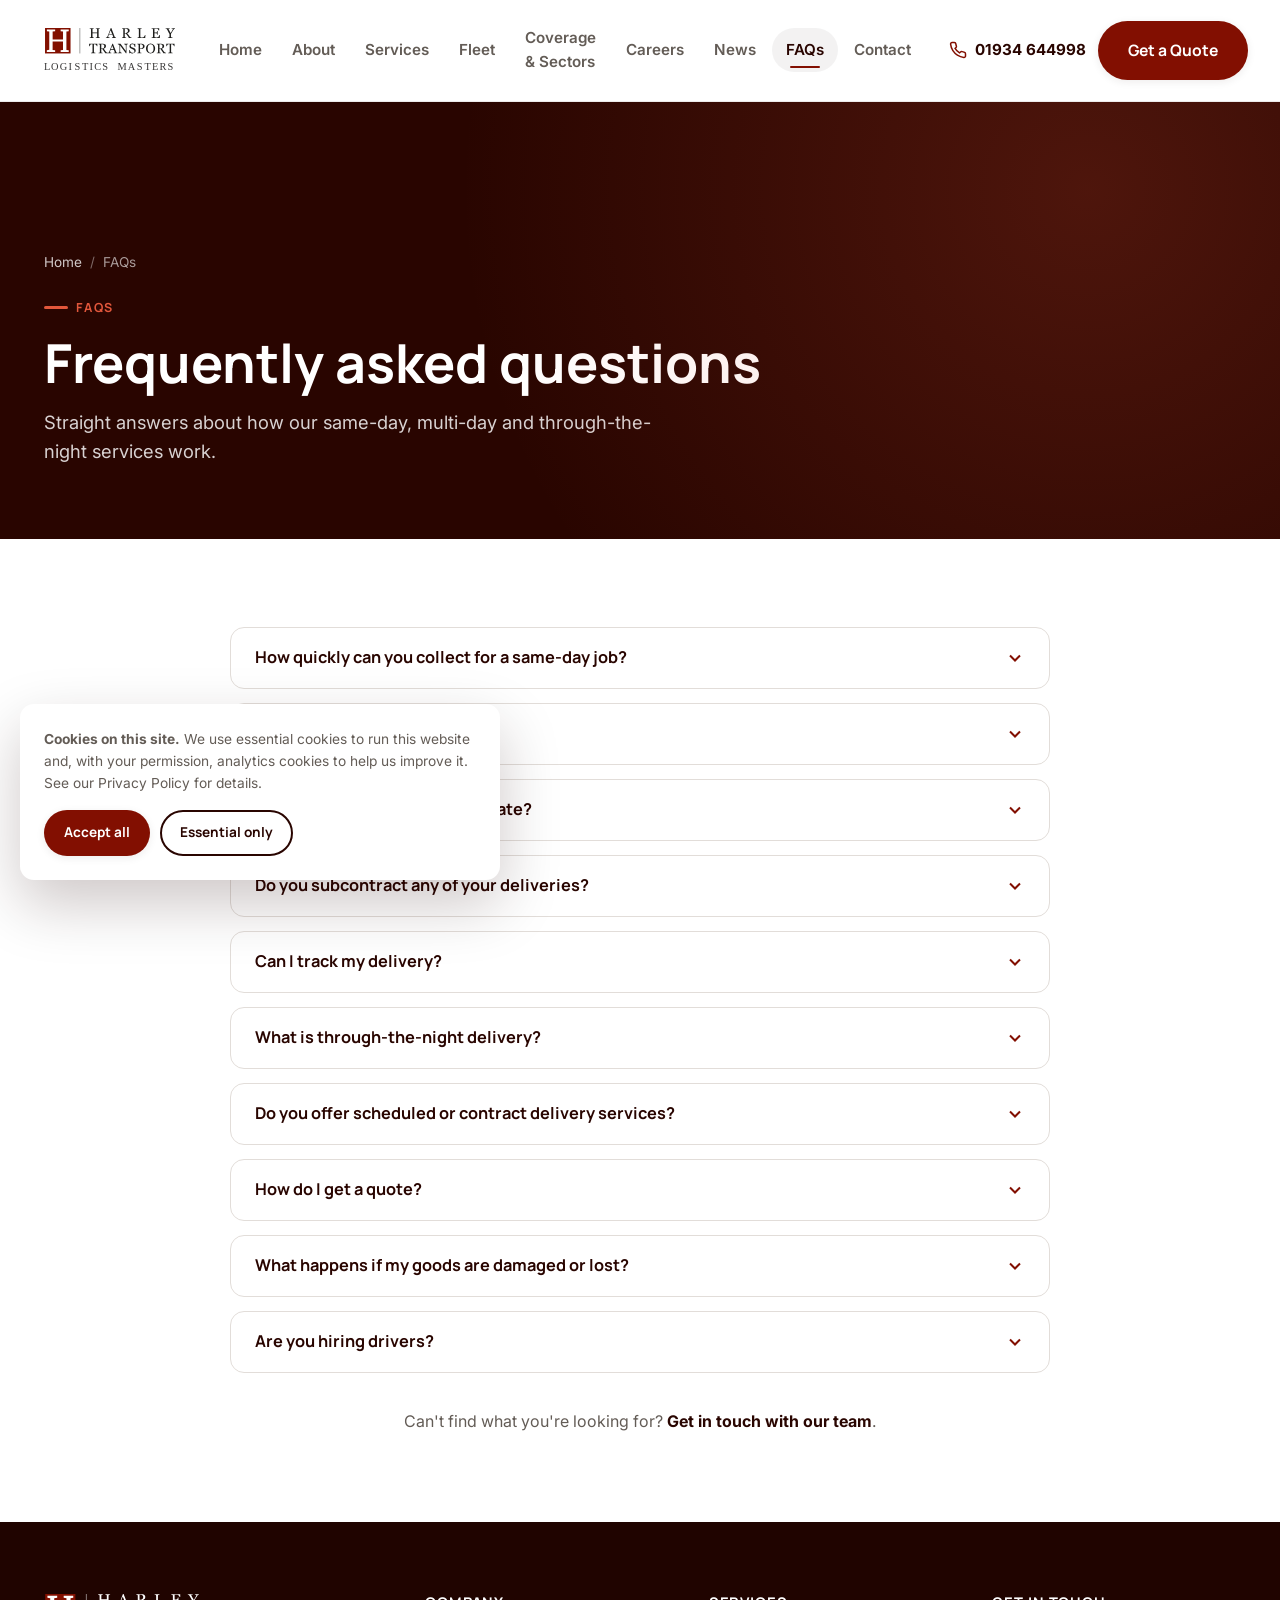
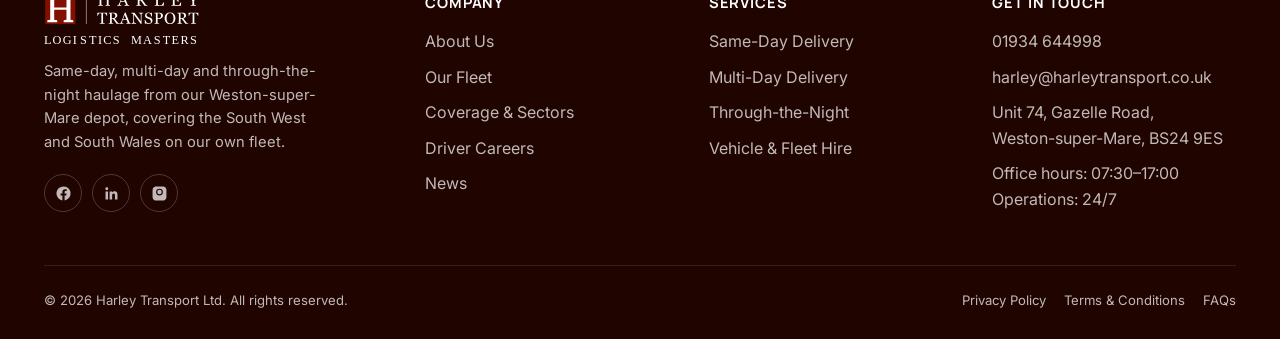
<file: faq.html>
<!DOCTYPE html>
<html lang="en-GB">
<head>
<meta charset="UTF-8">
<meta name="viewport" content="width=device-width, initial-scale=1.0">
<title>Frequently Asked Questions | Harley Transport</title>
<meta name="description" content="Answers to common questions about Harley Transport's same-day, multi-day and through-the-night delivery services across the South West and South Wales.">
<link rel="canonical" href="https://www.harleytransport.co.uk/faq.html">
<meta property="og:type" content="website">
<meta property="og:site_name" content="Harley Transport">
<meta property="og:title" content="Frequently Asked Questions | Harley Transport">
<meta property="og:description" content="Answers to common questions about Harley Transport's same-day, multi-day and through-the-night delivery services across the South West and South Wales.">
<meta property="og:url" content="https://www.harleytransport.co.uk/faq.html">
<meta property="og:image" content="https://www.harleytransport.co.uk/assets/images/og-default.jpg">
<meta name="twitter:card" content="summary_large_image">
<meta name="theme-color" content="#290500">
<link rel="icon" href="assets/images/favicon.ico" sizes="any">
<link rel="apple-touch-icon" href="assets/images/apple-touch-icon.png">
<link rel="manifest" href="site.webmanifest">
<link rel="preconnect" href="https://fonts.googleapis.com">
<link rel="preconnect" href="https://fonts.gstatic.com" crossorigin>
<link href="https://fonts.googleapis.com/css2?family=Inter:wght@400;500;600;700;800&family=Manrope:wght@600;700;800&display=swap" rel="stylesheet">
<link rel="stylesheet" href="assets/css/style.css">
<script type="application/ld+json">
{
  "@context": "https://schema.org",
  "@type": "FAQPage",
  "mainEntity": [
    {
      "@type": "Question",
      "name": "How quickly can you collect for a same-day job?",
      "acceptedAnswer": {
        "@type": "Answer",
        "text": "In most cases we collect within an hour of your booking being confirmed, from anywhere on the UK mainland. You'll get an ETA as soon as the vehicle is on its way."
      }
    },
    {
      "@type": "Question",
      "name": "What areas do you cover?",
      "acceptedAnswer": {
        "@type": "Answer",
        "text": "We're based in Weston-super-Mare and primarily cover the South West of England and South Wales, including Bristol, Bath, Somerset, Devon, Dorset, Gloucestershire, Cardiff and Newport. We can also arrange same-day collection anywhere on the UK mainland on request."
      }
    },
    {
      "@type": "Question",
      "name": "What size vehicles do you operate?",
      "acceptedAnswer": {
        "@type": "Answer",
        "text": "Our own fleet runs from 7.5 tonne vehicles up to 44 tonne articulated lorries, via 12, 18 and 25 tonne rigids. We'll match the vehicle to your load when you book."
      }
    },
    {
      "@type": "Question",
      "name": "Do you subcontract any of your deliveries?",
      "acceptedAnswer": {
        "@type": "Answer",
        "text": "No. Every vehicle is owned by Harley Transport and every driver is directly employed and vetted by us - we don't hand jobs to third-party subcontractors."
      }
    },
    {
      "@type": "Question",
      "name": "Can I track my delivery?",
      "acceptedAnswer": {
        "@type": "Answer",
        "text": "Yes. Every vehicle is fitted with live GPS tracking, and you'll receive an ETA as soon as we collect, plus signature confirmation on delivery."
      }
    },
    {
      "@type": "Question",
      "name": "What is through-the-night delivery?",
      "acceptedAnswer": {
        "@type": "Answer",
        "text": "It's an overnight multi-drop service: a vehicle leaves our depot overnight and delivers to several locations on your behalf, so stock or materials are in place before your day shift starts."
      }
    },
    {
      "@type": "Question",
      "name": "Do you offer scheduled or contract delivery services?",
      "acceptedAnswer": {
        "@type": "Answer",
        "text": "Yes - alongside ad-hoc same-day work, we run pre-booked, recurring and multi-drop contracts for businesses who need reliable, regular freight capacity."
      }
    },
    {
      "@type": "Question",
      "name": "How do I get a quote?",
      "acceptedAnswer": {
        "@type": "Answer",
        "text": "Use our online quote form for an instant estimate, or call 01934 644998 and our team will quote the job over the phone."
      }
    },
    {
      "@type": "Question",
      "name": "What happens if my goods are damaged or lost?",
      "acceptedAnswer": {
        "@type": "Answer",
        "text": "It's extremely rare - our multi-day service has run at 0% damage or loss for the last 3.5 years - but every job is covered by goods-in-transit insurance, and you have a single named contact to deal with directly if anything ever needs resolving."
      }
    },
    {
      "@type": "Question",
      "name": "Are you hiring drivers?",
      "acceptedAnswer": {
        "@type": "Answer",
        "text": "We recruit on a rolling basis for Class 1, Class 2 and 7.5t drivers. Visit our Careers page to see current opportunities and apply."
      }
    }
  ]
}
</script>
<!-- Google Tag Manager — replace GTM-XXXXXXX with the real container ID, then uncomment.
<script>(function(w,d,s,l,i){w[l]=w[l]||[];w[l].push({'gtm.start':
new Date().getTime(),event:'gtm.js'});var f=d.getElementsByTagName(s)[0],
j=d.createElement(s),dl=l!='dataLayer'?'&l='+l:'';j.async=true;j.src=
'https://www.googletagmanager.com/gtm.js?id='+i+dl;f.parentNode.insertBefore(j,f);
})(window,document,'script','dataLayer','GTM-XXXXXXX');</script>
-->
<script type="application/ld+json">
{
  "@context": "https://schema.org",
  "@type": "BreadcrumbList",
  "itemListElement": [
    {
      "@type": "ListItem",
      "position": 1,
      "name": "Home",
      "item": "https://www.harleytransport.co.uk/"
    },
    {
      "@type": "ListItem",
      "position": 2,
      "name": "FAQs",
      "item": "https://www.harleytransport.co.uk/faq.html"
    }
  ]
}
</script>
</head>
<body>
<a class="skip-link" href="#main">Skip to main content</a>
<header class="site-header">
  <div class="header-inner">
    <a href="index.html" class="brand"><img src="assets/images/logo.svg" alt="Harley Transport" height="44"></a>
    <nav class="main-nav" aria-label="Primary">
      <a href="index.html">Home</a>
      <a href="about.html">About</a>
      <a href="services.html">Services</a>
      <a href="fleet.html">Fleet</a>
      <a href="coverage-sectors.html">Coverage &amp; Sectors</a>
      <a href="careers.html">Careers</a>
      <a href="news.html">News</a>
      <a href="faq.html" class="active">FAQs</a>
      <a href="contact.html">Contact</a>
    </nav>
    <div class="header-cta">
      <a class="phone-link" href="tel:+441934644998">
        <svg viewBox="0 0 24 24" fill="none" stroke="currentColor" stroke-width="2"><path d="M22 16.92v3a2 2 0 0 1-2.18 2 19.79 19.79 0 0 1-8.63-3.07 19.5 19.5 0 0 1-6-6 19.79 19.79 0 0 1-3.07-8.67A2 2 0 0 1 4.11 2h3a2 2 0 0 1 2 1.72c.127.96.361 1.903.7 2.81a2 2 0 0 1-.45 2.11L8.09 9.91a16 16 0 0 0 6 6l1.27-1.27a2 2 0 0 1 2.11-.45c.907.339 1.85.573 2.81.7A2 2 0 0 1 22 16.92z"/></svg>
        01934 644998
      </a>
      <a href="quote.html" class="btn btn-primary">Get a Quote</a>
      <button class="nav-toggle" aria-label="Toggle menu" aria-expanded="false"><span></span><span></span><span></span></button>
    </div>
  </div>
</header>
<main id="main">
  <header class="page-header">
    <div class="container">
      <nav class="breadcrumbs" aria-label="Breadcrumb">
        <a href="index.html">Home</a><span aria-hidden="true">/</span><span>FAQs</span>
      </nav>
      <p class="eyebrow">FAQs</p>
      <h1>Frequently asked questions</h1>
      <p class="lead">Straight answers about how our same-day, multi-day and through-the-night services work.</p>
    </div>
  </header>

  <section class="section">
    <div class="container">
      <h2 class="visually-hidden">Frequently asked questions list</h2>
      <div class="faq-list" data-reveal>
        
        <div class="faq-item">
          <h3><button class="faq-q" id="faq-q-0">How quickly can you collect for a same-day job?<svg class="chev" viewBox="0 0 24 24" fill="none" stroke="currentColor" stroke-width="2.4"><path d="M6 9l6 6 6-6"/></svg></button></h3>
          <div class="faq-a"><p>In most cases we collect within an hour of your booking being confirmed, from anywhere on the UK mainland. You'll get an ETA as soon as the vehicle is on its way.</p></div>
        </div>
        <div class="faq-item">
          <h3><button class="faq-q" id="faq-q-1">What areas do you cover?<svg class="chev" viewBox="0 0 24 24" fill="none" stroke="currentColor" stroke-width="2.4"><path d="M6 9l6 6 6-6"/></svg></button></h3>
          <div class="faq-a"><p>We're based in Weston-super-Mare and primarily cover the South West of England and South Wales, including Bristol, Bath, Somerset, Devon, Dorset, Gloucestershire, Cardiff and Newport. We can also arrange same-day collection anywhere on the UK mainland on request.</p></div>
        </div>
        <div class="faq-item">
          <h3><button class="faq-q" id="faq-q-2">What size vehicles do you operate?<svg class="chev" viewBox="0 0 24 24" fill="none" stroke="currentColor" stroke-width="2.4"><path d="M6 9l6 6 6-6"/></svg></button></h3>
          <div class="faq-a"><p>Our own fleet runs from 7.5 tonne vehicles up to 44 tonne articulated lorries, via 12, 18 and 25 tonne rigids. We'll match the vehicle to your load when you book.</p></div>
        </div>
        <div class="faq-item">
          <h3><button class="faq-q" id="faq-q-3">Do you subcontract any of your deliveries?<svg class="chev" viewBox="0 0 24 24" fill="none" stroke="currentColor" stroke-width="2.4"><path d="M6 9l6 6 6-6"/></svg></button></h3>
          <div class="faq-a"><p>No. Every vehicle is owned by Harley Transport and every driver is directly employed and vetted by us &mdash; we don't hand jobs to third-party subcontractors.</p></div>
        </div>
        <div class="faq-item">
          <h3><button class="faq-q" id="faq-q-4">Can I track my delivery?<svg class="chev" viewBox="0 0 24 24" fill="none" stroke="currentColor" stroke-width="2.4"><path d="M6 9l6 6 6-6"/></svg></button></h3>
          <div class="faq-a"><p>Yes. Every vehicle is fitted with live GPS tracking, and you'll receive an ETA as soon as we collect, plus signature confirmation on delivery.</p></div>
        </div>
        <div class="faq-item">
          <h3><button class="faq-q" id="faq-q-5">What is through-the-night delivery?<svg class="chev" viewBox="0 0 24 24" fill="none" stroke="currentColor" stroke-width="2.4"><path d="M6 9l6 6 6-6"/></svg></button></h3>
          <div class="faq-a"><p>It's an overnight multi-drop service: a vehicle leaves our depot overnight and delivers to several locations on your behalf, so stock or materials are in place before your day shift starts.</p></div>
        </div>
        <div class="faq-item">
          <h3><button class="faq-q" id="faq-q-6">Do you offer scheduled or contract delivery services?<svg class="chev" viewBox="0 0 24 24" fill="none" stroke="currentColor" stroke-width="2.4"><path d="M6 9l6 6 6-6"/></svg></button></h3>
          <div class="faq-a"><p>Yes &mdash; alongside ad-hoc same-day work, we run pre-booked, recurring and multi-drop contracts for businesses who need reliable, regular freight capacity.</p></div>
        </div>
        <div class="faq-item">
          <h3><button class="faq-q" id="faq-q-7">How do I get a quote?<svg class="chev" viewBox="0 0 24 24" fill="none" stroke="currentColor" stroke-width="2.4"><path d="M6 9l6 6 6-6"/></svg></button></h3>
          <div class="faq-a"><p>Use our online quote form for an instant estimate, or call 01934 644998 and our team will quote the job over the phone.</p></div>
        </div>
        <div class="faq-item">
          <h3><button class="faq-q" id="faq-q-8">What happens if my goods are damaged or lost?<svg class="chev" viewBox="0 0 24 24" fill="none" stroke="currentColor" stroke-width="2.4"><path d="M6 9l6 6 6-6"/></svg></button></h3>
          <div class="faq-a"><p>It's extremely rare &mdash; our multi-day service has run at 0% damage or loss for the last 3.5 years &mdash; but every job is covered by goods-in-transit insurance, and you have a single named contact to deal with directly if anything ever needs resolving.</p></div>
        </div>
        <div class="faq-item">
          <h3><button class="faq-q" id="faq-q-9">Are you hiring drivers?<svg class="chev" viewBox="0 0 24 24" fill="none" stroke="currentColor" stroke-width="2.4"><path d="M6 9l6 6 6-6"/></svg></button></h3>
          <div class="faq-a"><p>We recruit on a rolling basis for Class 1, Class 2 and 7.5t drivers. Visit our Careers page to see current opportunities and apply.</p></div>
        </div>
      </div>
      <p class="text-center" style="margin-top:36px; color:var(--grey-600)">Can't find what you're looking for? <a href="contact.html" style="font-weight:700; color:var(--navy-900)">Get in touch with our team</a>.</p>
    </div>
  </section>
</main>

<footer class="site-footer">
  <div class="container">
    <div class="footer-grid">
      <div class="footer-brand">
        <a href="index.html" class="brand"><img src="assets/images/logo-light.svg" alt="Harley Transport" height="52"></a>
        <p>Same-day, multi-day and through-the-night haulage from our Weston-super-Mare depot, covering the South West and South Wales on our own fleet.</p>
        <div class="social-row">
          <a href="https://www.facebook.com/" aria-label="Harley Transport on Facebook" target="_blank" rel="noopener"><svg viewBox="0 0 24 24" fill="currentColor"><path d="M22 12a10 10 0 1 0-11.56 9.88v-7H7.9V12h2.54V9.8c0-2.5 1.49-3.89 3.78-3.89 1.1 0 2.24.2 2.24.2v2.46h-1.26c-1.24 0-1.63.77-1.63 1.56V12h2.78l-.44 2.88h-2.34v7A10 10 0 0 0 22 12Z"/></svg></a>
          <a href="https://www.linkedin.com/" aria-label="Harley Transport on LinkedIn" target="_blank" rel="noopener"><svg viewBox="0 0 24 24" fill="currentColor"><path d="M20.45 20.45h-3.56v-5.57c0-1.33-.02-3.04-1.85-3.04-1.86 0-2.14 1.45-2.14 2.94v5.67H9.34V9h3.41v1.56h.05c.48-.9 1.64-1.85 3.37-1.85 3.6 0 4.27 2.37 4.27 5.45v6.29ZM5.34 7.43a2.07 2.07 0 1 1 0-4.14 2.07 2.07 0 0 1 0 4.14ZM7.12 20.45H3.56V9h3.56v11.45Z"/></svg></a>
          <a href="https://www.instagram.com/" aria-label="Harley Transport on Instagram" target="_blank" rel="noopener"><svg viewBox="0 0 24 24" fill="currentColor"><path d="M12 2.2c3.2 0 3.58.01 4.85.07 1.17.05 1.8.24 2.22.4.56.22.96.48 1.38.9.42.42.68.82.9 1.38.16.42.35 1.05.4 2.22.06 1.27.07 1.65.07 4.85s-.01 3.58-.07 4.85c-.05 1.17-.24 1.8-.4 2.22-.22.56-.48.96-.9 1.38-.42.42-.82.68-1.38.9-.42.16-1.05.35-2.22.4-1.27.06-1.65.07-4.85.07s-3.58-.01-4.85-.07c-1.17-.05-1.8-.24-2.22-.4a3.75 3.75 0 0 1-1.38-.9 3.75 3.75 0 0 1-.9-1.38c-.16-.42-.35-1.05-.4-2.22-.06-1.27-.07-1.65-.07-4.85s.01-3.58.07-4.85c.05-1.17.24-1.8.4-2.22.22-.56.48-.96.9-1.38.42-.42.82-.68 1.38-.9.42-.16 1.05-.35 2.22-.4C8.42 2.21 8.8 2.2 12 2.2Zm0 3a4.8 4.8 0 1 0 0 9.6 4.8 4.8 0 0 0 0-9.6Zm0 7.92a3.12 3.12 0 1 1 0-6.24 3.12 3.12 0 0 1 0 6.24Zm5.4-8.1a1.12 1.12 0 1 1-2.25 0 1.12 1.12 0 0 1 2.25 0Z"/></svg></a>
        </div>
      </div>
      <div>
        <h2>Company</h2>
        <ul>
          <li><a href="about.html">About Us</a></li>
          <li><a href="fleet.html">Our Fleet</a></li>
          <li><a href="coverage-sectors.html">Coverage &amp; Sectors</a></li>
          <li><a href="careers.html">Driver Careers</a></li>
          <li><a href="news.html">News</a></li>
        </ul>
      </div>
      <div>
        <h2>Services</h2>
        <ul>
          <li><a href="services.html#same-day">Same-Day Delivery</a></li>
          <li><a href="services.html#multi-day">Multi-Day Delivery</a></li>
          <li><a href="services.html#through-the-night">Through-the-Night</a></li>
          <li><a href="services.html#fleet-hire">Vehicle &amp; Fleet Hire</a></li>
        </ul>
      </div>
      <div>
        <h2>Get In Touch</h2>
        <ul>
          <li><a href="tel:+441934644998">01934 644998</a></li>
          <li><a href="mailto:harley@harleytransport.co.uk">harley@harleytransport.co.uk</a></li>
          <li>Unit 74, Gazelle Road,<br>Weston-super-Mare, BS24 9ES</li>
          <li>Office hours: 07:30&ndash;17:00<br>Operations: 24/7</li>
        </ul>
      </div>
    </div>
    <div class="footer-bottom">
      <p>&copy; <span data-current-year>2026</span> Harley Transport Ltd. All rights reserved.</p>
      <ul>
        <li><a href="privacy-policy.html">Privacy Policy</a></li>
        <li><a href="terms-conditions.html">Terms &amp; Conditions</a></li>
        <li><a href="faq.html">FAQs</a></li>
      </ul>
    </div>
  </div>
</footer>

<div class="sticky-mobile-cta">
  <a class="call" href="tel:+441934644998"><svg viewBox="0 0 24 24" fill="none" stroke="currentColor" stroke-width="2"><path d="M22 16.92v3a2 2 0 0 1-2.18 2 19.79 19.79 0 0 1-8.63-3.07 19.5 19.5 0 0 1-6-6 19.79 19.79 0 0 1-3.07-8.67A2 2 0 0 1 4.11 2h3a2 2 0 0 1 2 1.72c.127.96.361 1.903.7 2.81a2 2 0 0 1-.45 2.11L8.09 9.91a16 16 0 0 0 6 6l1.27-1.27a2 2 0 0 1 2.11-.45c.907.339 1.85.573 2.81.7A2 2 0 0 1 22 16.92z"/></svg> Call Now</a>
  <a class="quote" href="quote.html"><svg viewBox="0 0 24 24" fill="none" stroke="currentColor" stroke-width="2"><path d="M5 12h14M12 5l7 7-7 7"/></svg> Get a Quote</a>
</div>

<button class="back-to-top" aria-label="Back to top"><svg viewBox="0 0 24 24" fill="none" stroke="currentColor" stroke-width="2.2"><path d="M12 19V5M5 12l7-7 7 7"/></svg></button>

<div class="cookie-banner" data-cookie-banner role="dialog" aria-label="Cookie notice">
  <p><strong>Cookies on this site.</strong> We use essential cookies to run this website and, with your permission, analytics cookies to help us improve it. See our <a href="privacy-policy.html">Privacy Policy</a> for details.</p>
  <div class="cookie-actions">
    <button class="btn btn-primary" data-cookie-choice="accepted">Accept all</button>
    <button class="btn btn-outline" data-cookie-choice="essential">Essential only</button>
  </div>
</div>

<script src="assets/js/main.js"></script>
</body>
</html>
</file>
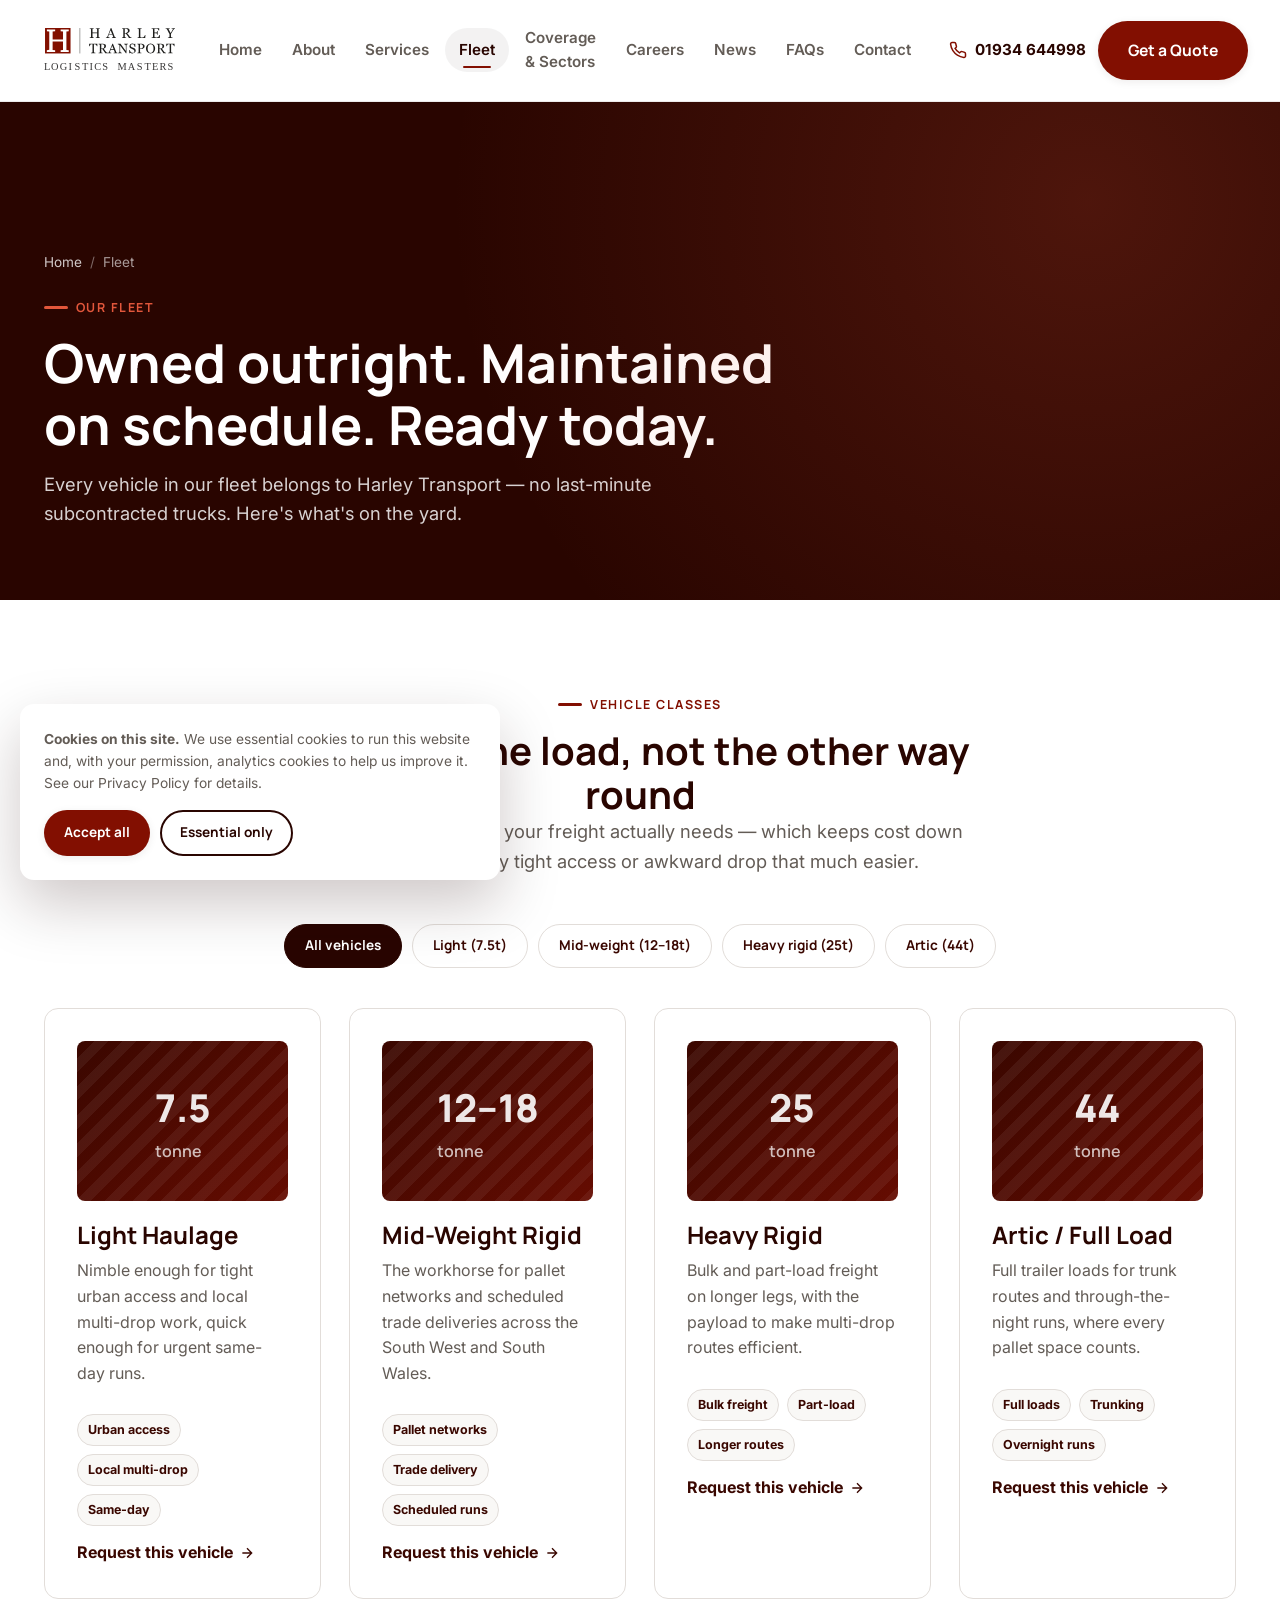
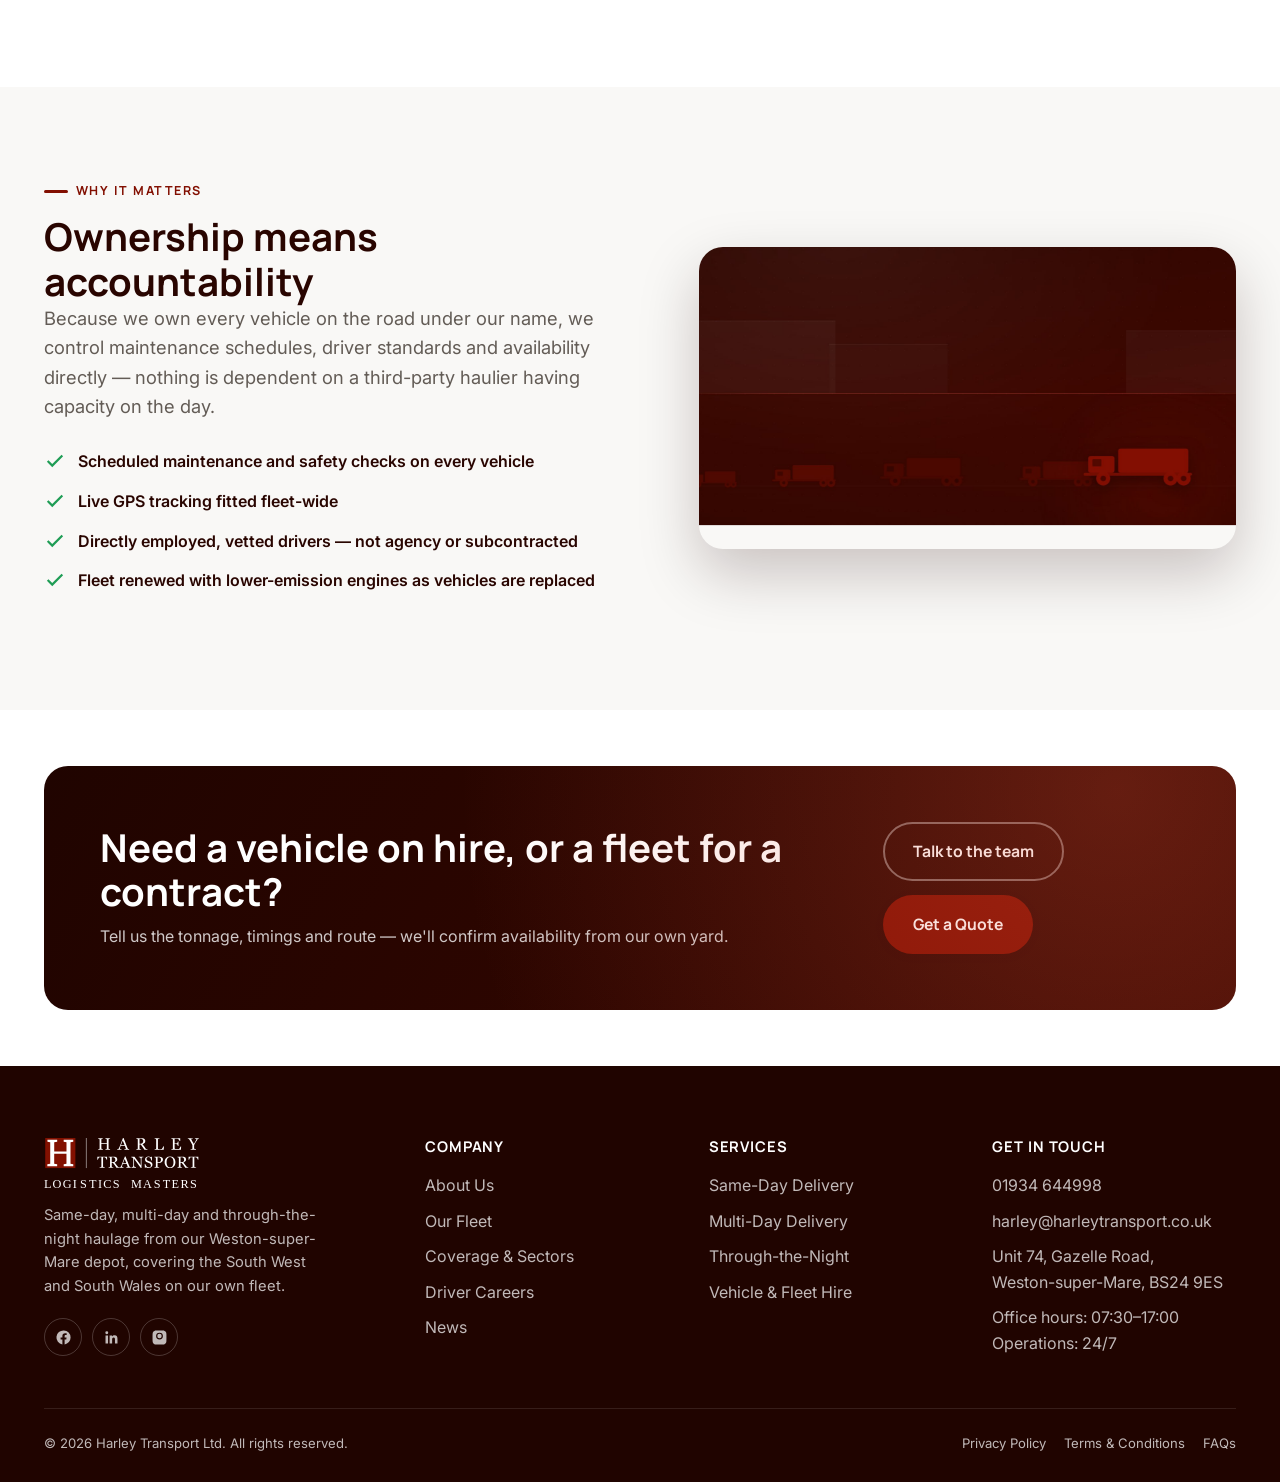
<file: fleet.html>
<!DOCTYPE html>
<html lang="en-GB">
<head>
<meta charset="UTF-8">
<meta name="viewport" content="width=device-width, initial-scale=1.0">
<title>Our Fleet | 7.5 to 44 Tonne Vehicles | Harley Transport</title>
<meta name="description" content="Harley Transport runs its own fleet of 7.5, 12, 18, 25 and 44 tonne vehicles across the South West and South Wales. See the vehicle classes and request one for your next job.">
<link rel="canonical" href="https://www.harleytransport.co.uk/fleet.html">
<meta property="og:type" content="website">
<meta property="og:site_name" content="Harley Transport">
<meta property="og:title" content="Our Fleet | 7.5 to 44 Tonne Vehicles | Harley Transport">
<meta property="og:description" content="Harley Transport runs its own fleet of 7.5, 12, 18, 25 and 44 tonne vehicles across the South West and South Wales. See the vehicle classes and request one for your next job.">
<meta property="og:url" content="https://www.harleytransport.co.uk/fleet.html">
<meta property="og:image" content="https://www.harleytransport.co.uk/assets/images/og-default.jpg">
<meta name="twitter:card" content="summary_large_image">
<meta name="theme-color" content="#290500">
<link rel="icon" href="assets/images/favicon.ico" sizes="any">
<link rel="apple-touch-icon" href="assets/images/apple-touch-icon.png">
<link rel="manifest" href="site.webmanifest">
<link rel="preconnect" href="https://fonts.googleapis.com">
<link rel="preconnect" href="https://fonts.gstatic.com" crossorigin>
<link href="https://fonts.googleapis.com/css2?family=Inter:wght@400;500;600;700;800&family=Manrope:wght@600;700;800&display=swap" rel="stylesheet">
<link rel="stylesheet" href="assets/css/style.css">
<!-- Google Tag Manager — replace GTM-XXXXXXX with the real container ID, then uncomment.
<script>(function(w,d,s,l,i){w[l]=w[l]||[];w[l].push({'gtm.start':
new Date().getTime(),event:'gtm.js'});var f=d.getElementsByTagName(s)[0],
j=d.createElement(s),dl=l!='dataLayer'?'&l='+l:'';j.async=true;j.src=
'https://www.googletagmanager.com/gtm.js?id='+i+dl;f.parentNode.insertBefore(j,f);
})(window,document,'script','dataLayer','GTM-XXXXXXX');</script>
-->
<script type="application/ld+json">
{
  "@context": "https://schema.org",
  "@type": "BreadcrumbList",
  "itemListElement": [
    {
      "@type": "ListItem",
      "position": 1,
      "name": "Home",
      "item": "https://www.harleytransport.co.uk/"
    },
    {
      "@type": "ListItem",
      "position": 2,
      "name": "Fleet",
      "item": "https://www.harleytransport.co.uk/fleet.html"
    }
  ]
}
</script>
</head>
<body>
<a class="skip-link" href="#main">Skip to main content</a>
<header class="site-header">
  <div class="header-inner">
    <a href="index.html" class="brand"><img src="assets/images/logo.svg" alt="Harley Transport" height="44"></a>
    <nav class="main-nav" aria-label="Primary">
      <a href="index.html">Home</a>
      <a href="about.html">About</a>
      <a href="services.html">Services</a>
      <a href="fleet.html" class="active">Fleet</a>
      <a href="coverage-sectors.html">Coverage &amp; Sectors</a>
      <a href="careers.html">Careers</a>
      <a href="news.html">News</a>
      <a href="faq.html">FAQs</a>
      <a href="contact.html">Contact</a>
    </nav>
    <div class="header-cta">
      <a class="phone-link" href="tel:+441934644998">
        <svg viewBox="0 0 24 24" fill="none" stroke="currentColor" stroke-width="2"><path d="M22 16.92v3a2 2 0 0 1-2.18 2 19.79 19.79 0 0 1-8.63-3.07 19.5 19.5 0 0 1-6-6 19.79 19.79 0 0 1-3.07-8.67A2 2 0 0 1 4.11 2h3a2 2 0 0 1 2 1.72c.127.96.361 1.903.7 2.81a2 2 0 0 1-.45 2.11L8.09 9.91a16 16 0 0 0 6 6l1.27-1.27a2 2 0 0 1 2.11-.45c.907.339 1.85.573 2.81.7A2 2 0 0 1 22 16.92z"/></svg>
        01934 644998
      </a>
      <a href="quote.html" class="btn btn-primary">Get a Quote</a>
      <button class="nav-toggle" aria-label="Toggle menu" aria-expanded="false"><span></span><span></span><span></span></button>
    </div>
  </div>
</header>
<main id="main">
  <header class="page-header">
    <div class="container">
      <nav class="breadcrumbs" aria-label="Breadcrumb">
        <a href="index.html">Home</a><span aria-hidden="true">/</span><span>Fleet</span>
      </nav>
      <p class="eyebrow">Our Fleet</p>
      <h1>Owned outright. Maintained on schedule. Ready today.</h1>
      <p class="lead">Every vehicle in our fleet belongs to Harley Transport &mdash; no last-minute subcontracted trucks. Here's what's on the yard.</p>
    </div>
  </header>

  <section class="section">
    <div class="container">
      <div class="section-head center">
        <p class="eyebrow">Vehicle Classes</p>
        <h2>Sized to the load, not the other way round</h2>
        <p class="lead">We quote the vehicle your freight actually needs &mdash; which keeps cost down and makes every tight access or awkward drop that much easier.</p>
      </div>
      <div class="fleet-filters" data-fleet-filters role="group" aria-label="Filter fleet by vehicle class">
        <button type="button" class="fleet-filter is-active" data-filter="all" aria-pressed="true">All vehicles</button>
        <button type="button" class="fleet-filter" data-filter="light" aria-pressed="false">Light (7.5t)</button>
        <button type="button" class="fleet-filter" data-filter="mid" aria-pressed="false">Mid-weight (12&ndash;18t)</button>
        <button type="button" class="fleet-filter" data-filter="heavy" aria-pressed="false">Heavy rigid (25t)</button>
        <button type="button" class="fleet-filter" data-filter="artic" aria-pressed="false">Artic (44t)</button>
      </div>
      <div class="grid grid-4" data-reveal-group>

        <article class="card fleet-card" data-reveal data-fleet-category="light" style="--i:0">
          <div class="fleet-visual"><span class="tonnage">7.5<small>tonne</small></span></div>
          <h3>Light Haulage</h3>
          <p>Nimble enough for tight urban access and local multi-drop work, quick enough for urgent same-day runs.</p>
          <div class="fleet-specs"><span>Urban access</span><span>Local multi-drop</span><span>Same-day</span></div>
          <a href="quote.html" class="card-link">Request this vehicle <svg viewBox="0 0 24 24" fill="none" stroke="currentColor" stroke-width="2"><path d="M5 12h14M12 5l7 7-7 7"/></svg></a>
        </article>

        <article class="card fleet-card" data-reveal data-fleet-category="mid" style="--i:1">
          <div class="fleet-visual"><span class="tonnage">12&ndash;18<small>tonne</small></span></div>
          <h3>Mid-Weight Rigid</h3>
          <p>The workhorse for pallet networks and scheduled trade deliveries across the South West and South Wales.</p>
          <div class="fleet-specs"><span>Pallet networks</span><span>Trade delivery</span><span>Scheduled runs</span></div>
          <a href="quote.html" class="card-link">Request this vehicle <svg viewBox="0 0 24 24" fill="none" stroke="currentColor" stroke-width="2"><path d="M5 12h14M12 5l7 7-7 7"/></svg></a>
        </article>

        <article class="card fleet-card" data-reveal data-fleet-category="heavy" style="--i:2">
          <div class="fleet-visual"><span class="tonnage">25<small>tonne</small></span></div>
          <h3>Heavy Rigid</h3>
          <p>Bulk and part-load freight on longer legs, with the payload to make multi-drop routes efficient.</p>
          <div class="fleet-specs"><span>Bulk freight</span><span>Part-load</span><span>Longer routes</span></div>
          <a href="quote.html" class="card-link">Request this vehicle <svg viewBox="0 0 24 24" fill="none" stroke="currentColor" stroke-width="2"><path d="M5 12h14M12 5l7 7-7 7"/></svg></a>
        </article>

        <article class="card fleet-card" data-reveal data-fleet-category="artic" style="--i:3">
          <div class="fleet-visual"><span class="tonnage">44<small>tonne</small></span></div>
          <h3>Artic / Full Load</h3>
          <p>Full trailer loads for trunk routes and through-the-night runs, where every pallet space counts.</p>
          <div class="fleet-specs"><span>Full loads</span><span>Trunking</span><span>Overnight runs</span></div>
          <a href="quote.html" class="card-link">Request this vehicle <svg viewBox="0 0 24 24" fill="none" stroke="currentColor" stroke-width="2"><path d="M5 12h14M12 5l7 7-7 7"/></svg></a>
        </article>
      </div>
    </div>
  </section>

  <section class="section bg-off">
    <div class="container split">
      <div data-reveal>
        <p class="eyebrow">Why It Matters</p>
        <h2>Ownership means accountability</h2>
        <p class="lead">Because we own every vehicle on the road under our name, we control maintenance schedules, driver standards and availability directly &mdash; nothing is dependent on a third-party haulier having capacity on the day.</p>
        <ul class="checklist">
          <li><svg viewBox="0 0 24 24" fill="none" stroke="currentColor" stroke-width="2.4"><path d="M20 6 9 17l-5-5"/></svg> Scheduled maintenance and safety checks on every vehicle</li>
          <li><svg viewBox="0 0 24 24" fill="none" stroke="currentColor" stroke-width="2.4"><path d="M20 6 9 17l-5-5"/></svg> Live GPS tracking fitted fleet-wide</li>
          <li><svg viewBox="0 0 24 24" fill="none" stroke="currentColor" stroke-width="2.4"><path d="M20 6 9 17l-5-5"/></svg> Directly employed, vetted drivers &mdash; not agency or subcontracted</li>
          <li><svg viewBox="0 0 24 24" fill="none" stroke="currentColor" stroke-width="2.4"><path d="M20 6 9 17l-5-5"/></svg> Fleet renewed with lower-emission engines as vehicles are replaced</li>
        </ul>
      </div>
      <div class="media-frame" data-parallax>
        <img src="assets/images/fleet-yard.jpg" alt="Harley Transport fleet at the Weston-super-Mare depot" loading="lazy" width="1920" height="1080">
      </div>
    </div>
  </section>

  <section class="section-sm">
    <div class="container">
      <div class="cta-band" data-reveal>
        <div>
          <h2>Need a vehicle on hire, or a fleet for a contract?</h2>
          <p>Tell us the tonnage, timings and route &mdash; we'll confirm availability from our own yard.</p>
        </div>
        <div class="cta-actions">
          <a href="contact.html" class="btn btn-ghost">Talk to the team</a>
          <a href="quote.html" class="btn btn-primary">Get a Quote</a>
        </div>
      </div>
    </div>
  </section>
</main>

<footer class="site-footer">
  <div class="container">
    <div class="footer-grid">
      <div class="footer-brand">
        <a href="index.html" class="brand"><img src="assets/images/logo-light.svg" alt="Harley Transport" height="52"></a>
        <p>Same-day, multi-day and through-the-night haulage from our Weston-super-Mare depot, covering the South West and South Wales on our own fleet.</p>
        <div class="social-row">
          <a href="https://www.facebook.com/" aria-label="Harley Transport on Facebook" target="_blank" rel="noopener"><svg viewBox="0 0 24 24" fill="currentColor"><path d="M22 12a10 10 0 1 0-11.56 9.88v-7H7.9V12h2.54V9.8c0-2.5 1.49-3.89 3.78-3.89 1.1 0 2.24.2 2.24.2v2.46h-1.26c-1.24 0-1.63.77-1.63 1.56V12h2.78l-.44 2.88h-2.34v7A10 10 0 0 0 22 12Z"/></svg></a>
          <a href="https://www.linkedin.com/" aria-label="Harley Transport on LinkedIn" target="_blank" rel="noopener"><svg viewBox="0 0 24 24" fill="currentColor"><path d="M20.45 20.45h-3.56v-5.57c0-1.33-.02-3.04-1.85-3.04-1.86 0-2.14 1.45-2.14 2.94v5.67H9.34V9h3.41v1.56h.05c.48-.9 1.64-1.85 3.37-1.85 3.6 0 4.27 2.37 4.27 5.45v6.29ZM5.34 7.43a2.07 2.07 0 1 1 0-4.14 2.07 2.07 0 0 1 0 4.14ZM7.12 20.45H3.56V9h3.56v11.45Z"/></svg></a>
          <a href="https://www.instagram.com/" aria-label="Harley Transport on Instagram" target="_blank" rel="noopener"><svg viewBox="0 0 24 24" fill="currentColor"><path d="M12 2.2c3.2 0 3.58.01 4.85.07 1.17.05 1.8.24 2.22.4.56.22.96.48 1.38.9.42.42.68.82.9 1.38.16.42.35 1.05.4 2.22.06 1.27.07 1.65.07 4.85s-.01 3.58-.07 4.85c-.05 1.17-.24 1.8-.4 2.22-.22.56-.48.96-.9 1.38-.42.42-.82.68-1.38.9-.42.16-1.05.35-2.22.4-1.27.06-1.65.07-4.85.07s-3.58-.01-4.85-.07c-1.17-.05-1.8-.24-2.22-.4a3.75 3.75 0 0 1-1.38-.9 3.75 3.75 0 0 1-.9-1.38c-.16-.42-.35-1.05-.4-2.22-.06-1.27-.07-1.65-.07-4.85s.01-3.58.07-4.85c.05-1.17.24-1.8.4-2.22.22-.56.48-.96.9-1.38.42-.42.82-.68 1.38-.9.42-.16 1.05-.35 2.22-.4C8.42 2.21 8.8 2.2 12 2.2Zm0 3a4.8 4.8 0 1 0 0 9.6 4.8 4.8 0 0 0 0-9.6Zm0 7.92a3.12 3.12 0 1 1 0-6.24 3.12 3.12 0 0 1 0 6.24Zm5.4-8.1a1.12 1.12 0 1 1-2.25 0 1.12 1.12 0 0 1 2.25 0Z"/></svg></a>
        </div>
      </div>
      <div>
        <h2>Company</h2>
        <ul>
          <li><a href="about.html">About Us</a></li>
          <li><a href="fleet.html">Our Fleet</a></li>
          <li><a href="coverage-sectors.html">Coverage &amp; Sectors</a></li>
          <li><a href="careers.html">Driver Careers</a></li>
          <li><a href="news.html">News</a></li>
        </ul>
      </div>
      <div>
        <h2>Services</h2>
        <ul>
          <li><a href="services.html#same-day">Same-Day Delivery</a></li>
          <li><a href="services.html#multi-day">Multi-Day Delivery</a></li>
          <li><a href="services.html#through-the-night">Through-the-Night</a></li>
          <li><a href="services.html#fleet-hire">Vehicle &amp; Fleet Hire</a></li>
        </ul>
      </div>
      <div>
        <h2>Get In Touch</h2>
        <ul>
          <li><a href="tel:+441934644998">01934 644998</a></li>
          <li><a href="mailto:harley@harleytransport.co.uk">harley@harleytransport.co.uk</a></li>
          <li>Unit 74, Gazelle Road,<br>Weston-super-Mare, BS24 9ES</li>
          <li>Office hours: 07:30&ndash;17:00<br>Operations: 24/7</li>
        </ul>
      </div>
    </div>
    <div class="footer-bottom">
      <p>&copy; <span data-current-year>2026</span> Harley Transport Ltd. All rights reserved.</p>
      <ul>
        <li><a href="privacy-policy.html">Privacy Policy</a></li>
        <li><a href="terms-conditions.html">Terms &amp; Conditions</a></li>
        <li><a href="faq.html">FAQs</a></li>
      </ul>
    </div>
  </div>
</footer>

<div class="sticky-mobile-cta">
  <a class="call" href="tel:+441934644998"><svg viewBox="0 0 24 24" fill="none" stroke="currentColor" stroke-width="2"><path d="M22 16.92v3a2 2 0 0 1-2.18 2 19.79 19.79 0 0 1-8.63-3.07 19.5 19.5 0 0 1-6-6 19.79 19.79 0 0 1-3.07-8.67A2 2 0 0 1 4.11 2h3a2 2 0 0 1 2 1.72c.127.96.361 1.903.7 2.81a2 2 0 0 1-.45 2.11L8.09 9.91a16 16 0 0 0 6 6l1.27-1.27a2 2 0 0 1 2.11-.45c.907.339 1.85.573 2.81.7A2 2 0 0 1 22 16.92z"/></svg> Call Now</a>
  <a class="quote" href="quote.html"><svg viewBox="0 0 24 24" fill="none" stroke="currentColor" stroke-width="2"><path d="M5 12h14M12 5l7 7-7 7"/></svg> Get a Quote</a>
</div>

<button class="back-to-top" aria-label="Back to top"><svg viewBox="0 0 24 24" fill="none" stroke="currentColor" stroke-width="2.2"><path d="M12 19V5M5 12l7-7 7 7"/></svg></button>

<div class="cookie-banner" data-cookie-banner role="dialog" aria-label="Cookie notice">
  <p><strong>Cookies on this site.</strong> We use essential cookies to run this website and, with your permission, analytics cookies to help us improve it. See our <a href="privacy-policy.html">Privacy Policy</a> for details.</p>
  <div class="cookie-actions">
    <button class="btn btn-primary" data-cookie-choice="accepted">Accept all</button>
    <button class="btn btn-outline" data-cookie-choice="essential">Essential only</button>
  </div>
</div>

<script src="assets/js/main.js"></script>
</body>
</html>
</file>
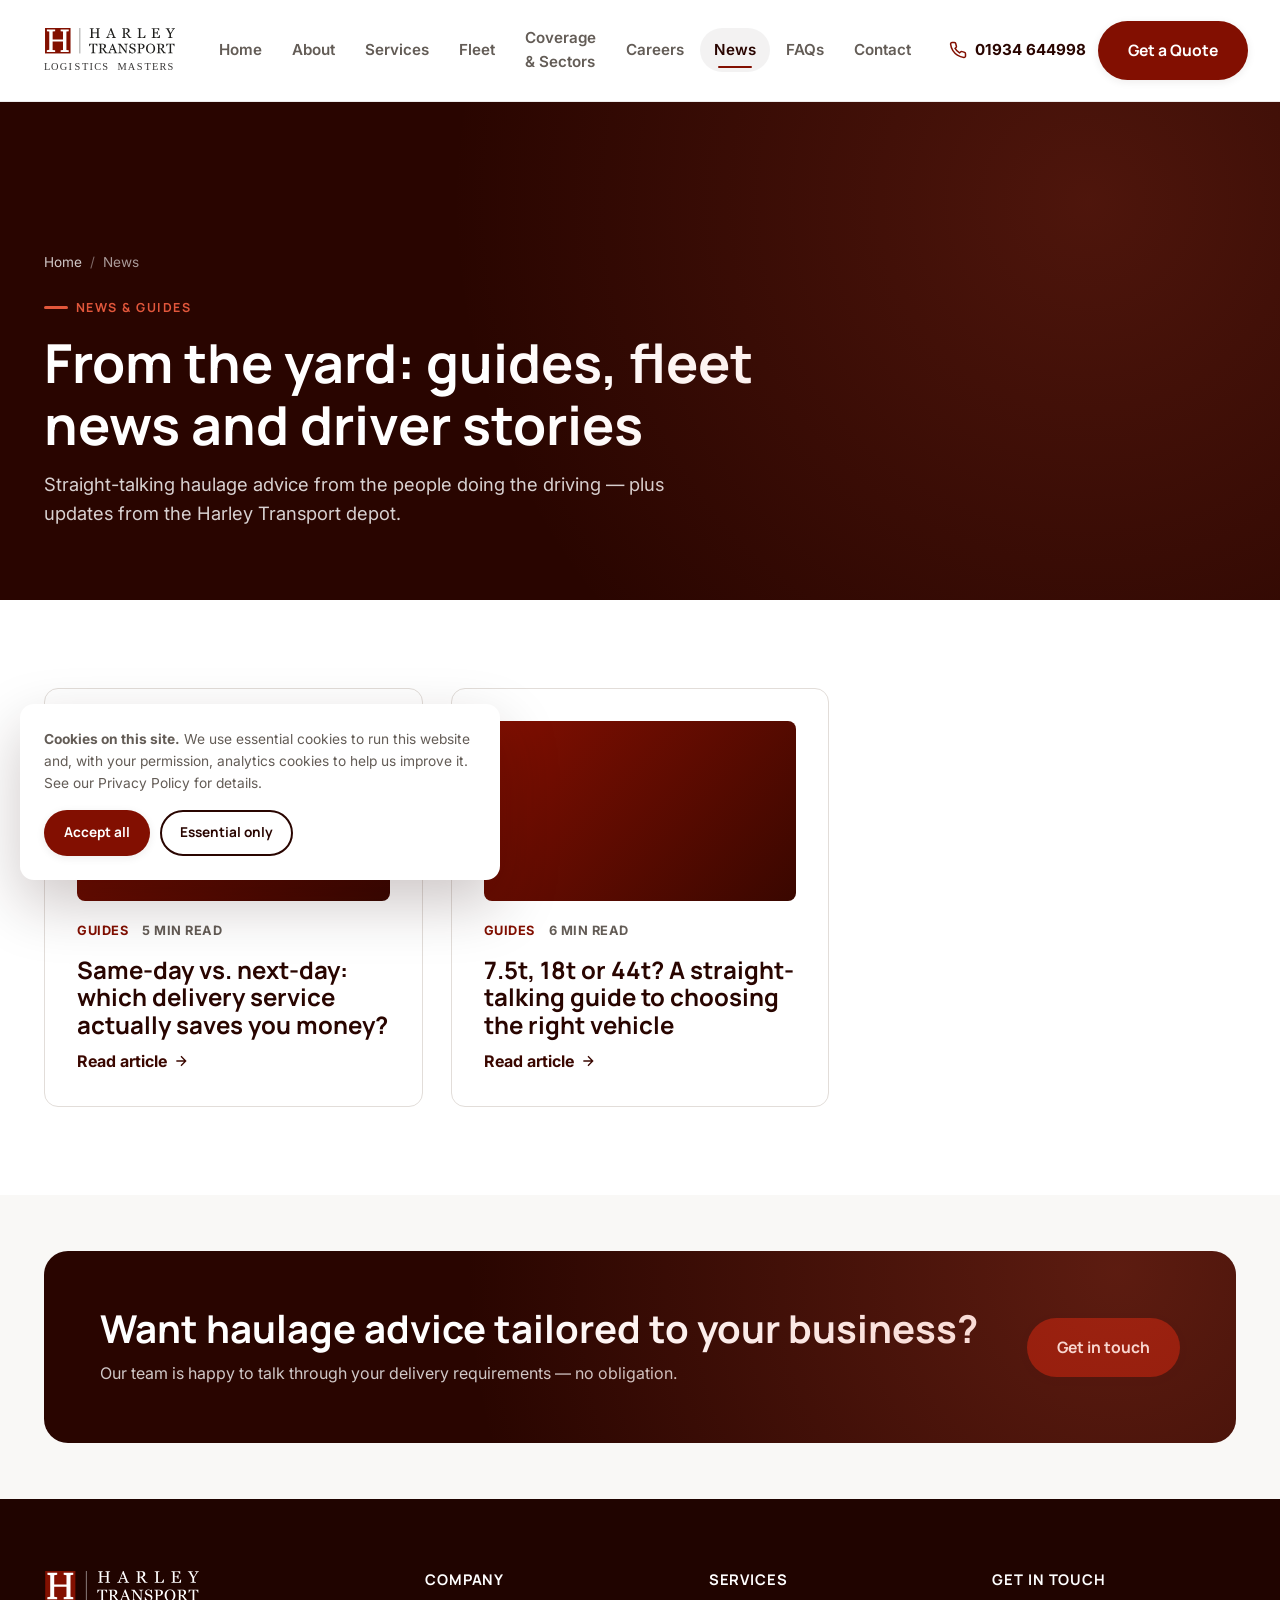
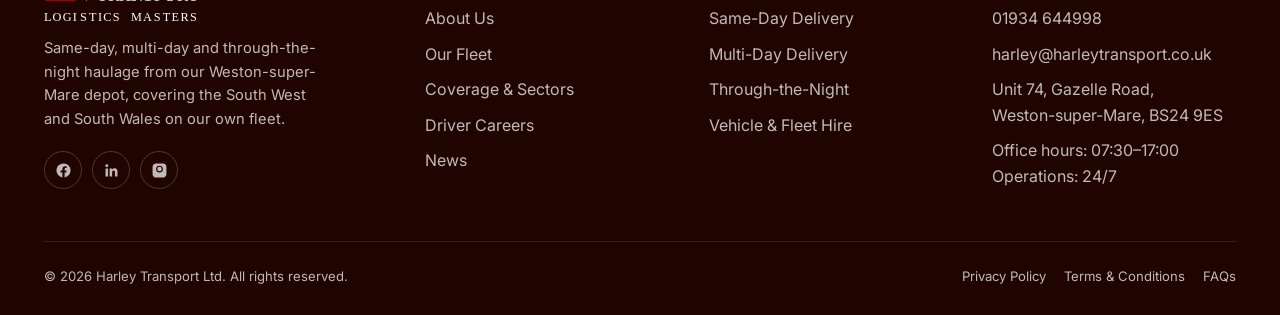
<file: news.html>
<!DOCTYPE html>
<html lang="en-GB">
<head>
<meta charset="UTF-8">
<meta name="viewport" content="width=device-width, initial-scale=1.0">
<title>News &amp; Guides | Harley Transport</title>
<meta name="description" content="Haulage guides, delivery advice and news from Harley Transport, covering the South West and South Wales.">
<link rel="canonical" href="https://www.harleytransport.co.uk/news.html">
<meta property="og:type" content="website">
<meta property="og:site_name" content="Harley Transport">
<meta property="og:title" content="News &amp; Guides | Harley Transport">
<meta property="og:description" content="Haulage guides, delivery advice and news from Harley Transport, covering the South West and South Wales.">
<meta property="og:url" content="https://www.harleytransport.co.uk/news.html">
<meta property="og:image" content="https://www.harleytransport.co.uk/assets/images/og-default.jpg">
<meta name="twitter:card" content="summary_large_image">
<meta name="theme-color" content="#290500">
<link rel="icon" href="assets/images/favicon.ico" sizes="any">
<link rel="apple-touch-icon" href="assets/images/apple-touch-icon.png">
<link rel="manifest" href="site.webmanifest">
<link rel="preconnect" href="https://fonts.googleapis.com">
<link rel="preconnect" href="https://fonts.gstatic.com" crossorigin>
<link href="https://fonts.googleapis.com/css2?family=Inter:wght@400;500;600;700;800&family=Manrope:wght@600;700;800&display=swap" rel="stylesheet">
<link rel="stylesheet" href="assets/css/style.css">
<!-- Google Tag Manager — replace GTM-XXXXXXX with the real container ID, then uncomment.
<script>(function(w,d,s,l,i){w[l]=w[l]||[];w[l].push({'gtm.start':
new Date().getTime(),event:'gtm.js'});var f=d.getElementsByTagName(s)[0],
j=d.createElement(s),dl=l!='dataLayer'?'&l='+l:'';j.async=true;j.src=
'https://www.googletagmanager.com/gtm.js?id='+i+dl;f.parentNode.insertBefore(j,f);
})(window,document,'script','dataLayer','GTM-XXXXXXX');</script>
-->
<script type="application/ld+json">
{
  "@context": "https://schema.org",
  "@type": "BreadcrumbList",
  "itemListElement": [
    {
      "@type": "ListItem",
      "position": 1,
      "name": "Home",
      "item": "https://www.harleytransport.co.uk/"
    },
    {
      "@type": "ListItem",
      "position": 2,
      "name": "News",
      "item": "https://www.harleytransport.co.uk/news.html"
    }
  ]
}
</script>
</head>
<body>
<a class="skip-link" href="#main">Skip to main content</a>
<header class="site-header">
  <div class="header-inner">
    <a href="index.html" class="brand"><img src="assets/images/logo.svg" alt="Harley Transport" height="44"></a>
    <nav class="main-nav" aria-label="Primary">
      <a href="index.html">Home</a>
      <a href="about.html">About</a>
      <a href="services.html">Services</a>
      <a href="fleet.html">Fleet</a>
      <a href="coverage-sectors.html">Coverage &amp; Sectors</a>
      <a href="careers.html">Careers</a>
      <a href="news.html" class="active">News</a>
      <a href="faq.html">FAQs</a>
      <a href="contact.html">Contact</a>
    </nav>
    <div class="header-cta">
      <a class="phone-link" href="tel:+441934644998">
        <svg viewBox="0 0 24 24" fill="none" stroke="currentColor" stroke-width="2"><path d="M22 16.92v3a2 2 0 0 1-2.18 2 19.79 19.79 0 0 1-8.63-3.07 19.5 19.5 0 0 1-6-6 19.79 19.79 0 0 1-3.07-8.67A2 2 0 0 1 4.11 2h3a2 2 0 0 1 2 1.72c.127.96.361 1.903.7 2.81a2 2 0 0 1-.45 2.11L8.09 9.91a16 16 0 0 0 6 6l1.27-1.27a2 2 0 0 1 2.11-.45c.907.339 1.85.573 2.81.7A2 2 0 0 1 22 16.92z"/></svg>
        01934 644998
      </a>
      <a href="quote.html" class="btn btn-primary">Get a Quote</a>
      <button class="nav-toggle" aria-label="Toggle menu" aria-expanded="false"><span></span><span></span><span></span></button>
    </div>
  </div>
</header>
<main id="main">
  <header class="page-header">
    <div class="container">
      <nav class="breadcrumbs" aria-label="Breadcrumb">
        <a href="index.html">Home</a><span aria-hidden="true">/</span><span>News</span>
      </nav>
      <p class="eyebrow">News &amp; Guides</p>
      <h1>From the yard: guides, fleet news and driver stories</h1>
      <p class="lead">Straight-talking haulage advice from the people doing the driving &mdash; plus updates from the Harley Transport depot.</p>
    </div>
  </header>

  <section class="section">
    <div class="container">
      <h2 class="visually-hidden">Latest guides and news</h2>
      <div class="grid grid-3" data-reveal-group>
        
        <a class="card post-card" href="news/same-day-vs-next-day-delivery.html" data-reveal style="--i:0">
          <div class="post-media"></div>
          <p class="post-meta"><span class="cat">Guides</span><span>5 min read</span></p>
          <h3>Same-day vs. next-day: which delivery service actually saves you money?</h3>
          <span class="card-link">Read article <svg viewBox="0 0 24 24" fill="none" stroke="currentColor" stroke-width="2"><path d="M5 12h14M12 5l7 7-7 7"/></svg></span>
        </a>
        
        <a class="card post-card" href="news/choosing-right-vehicle-size-guide.html" data-reveal style="--i:1">
          <div class="post-media"></div>
          <p class="post-meta"><span class="cat">Guides</span><span>6 min read</span></p>
          <h3>7.5t, 18t or 44t? A straight-talking guide to choosing the right vehicle</h3>
          <span class="card-link">Read article <svg viewBox="0 0 24 24" fill="none" stroke="currentColor" stroke-width="2"><path d="M5 12h14M12 5l7 7-7 7"/></svg></span>
        </a>
      </div>
    </div>
  </section>

  <section class="section-sm bg-off">
    <div class="container">
      <div class="cta-band" data-reveal style="background:var(--navy-900)">
        <div>
          <h2>Want haulage advice tailored to your business?</h2>
          <p>Our team is happy to talk through your delivery requirements &mdash; no obligation.</p>
        </div>
        <div class="cta-actions">
          <a href="contact.html" class="btn btn-primary">Get in touch</a>
        </div>
      </div>
    </div>
  </section>
</main>

<footer class="site-footer">
  <div class="container">
    <div class="footer-grid">
      <div class="footer-brand">
        <a href="index.html" class="brand"><img src="assets/images/logo-light.svg" alt="Harley Transport" height="52"></a>
        <p>Same-day, multi-day and through-the-night haulage from our Weston-super-Mare depot, covering the South West and South Wales on our own fleet.</p>
        <div class="social-row">
          <a href="https://www.facebook.com/" aria-label="Harley Transport on Facebook" target="_blank" rel="noopener"><svg viewBox="0 0 24 24" fill="currentColor"><path d="M22 12a10 10 0 1 0-11.56 9.88v-7H7.9V12h2.54V9.8c0-2.5 1.49-3.89 3.78-3.89 1.1 0 2.24.2 2.24.2v2.46h-1.26c-1.24 0-1.63.77-1.63 1.56V12h2.78l-.44 2.88h-2.34v7A10 10 0 0 0 22 12Z"/></svg></a>
          <a href="https://www.linkedin.com/" aria-label="Harley Transport on LinkedIn" target="_blank" rel="noopener"><svg viewBox="0 0 24 24" fill="currentColor"><path d="M20.45 20.45h-3.56v-5.57c0-1.33-.02-3.04-1.85-3.04-1.86 0-2.14 1.45-2.14 2.94v5.67H9.34V9h3.41v1.56h.05c.48-.9 1.64-1.85 3.37-1.85 3.6 0 4.27 2.37 4.27 5.45v6.29ZM5.34 7.43a2.07 2.07 0 1 1 0-4.14 2.07 2.07 0 0 1 0 4.14ZM7.12 20.45H3.56V9h3.56v11.45Z"/></svg></a>
          <a href="https://www.instagram.com/" aria-label="Harley Transport on Instagram" target="_blank" rel="noopener"><svg viewBox="0 0 24 24" fill="currentColor"><path d="M12 2.2c3.2 0 3.58.01 4.85.07 1.17.05 1.8.24 2.22.4.56.22.96.48 1.38.9.42.42.68.82.9 1.38.16.42.35 1.05.4 2.22.06 1.27.07 1.65.07 4.85s-.01 3.58-.07 4.85c-.05 1.17-.24 1.8-.4 2.22-.22.56-.48.96-.9 1.38-.42.42-.82.68-1.38.9-.42.16-1.05.35-2.22.4-1.27.06-1.65.07-4.85.07s-3.58-.01-4.85-.07c-1.17-.05-1.8-.24-2.22-.4a3.75 3.75 0 0 1-1.38-.9 3.75 3.75 0 0 1-.9-1.38c-.16-.42-.35-1.05-.4-2.22-.06-1.27-.07-1.65-.07-4.85s.01-3.58.07-4.85c.05-1.17.24-1.8.4-2.22.22-.56.48-.96.9-1.38.42-.42.82-.68 1.38-.9.42-.16 1.05-.35 2.22-.4C8.42 2.21 8.8 2.2 12 2.2Zm0 3a4.8 4.8 0 1 0 0 9.6 4.8 4.8 0 0 0 0-9.6Zm0 7.92a3.12 3.12 0 1 1 0-6.24 3.12 3.12 0 0 1 0 6.24Zm5.4-8.1a1.12 1.12 0 1 1-2.25 0 1.12 1.12 0 0 1 2.25 0Z"/></svg></a>
        </div>
      </div>
      <div>
        <h2>Company</h2>
        <ul>
          <li><a href="about.html">About Us</a></li>
          <li><a href="fleet.html">Our Fleet</a></li>
          <li><a href="coverage-sectors.html">Coverage &amp; Sectors</a></li>
          <li><a href="careers.html">Driver Careers</a></li>
          <li><a href="news.html">News</a></li>
        </ul>
      </div>
      <div>
        <h2>Services</h2>
        <ul>
          <li><a href="services.html#same-day">Same-Day Delivery</a></li>
          <li><a href="services.html#multi-day">Multi-Day Delivery</a></li>
          <li><a href="services.html#through-the-night">Through-the-Night</a></li>
          <li><a href="services.html#fleet-hire">Vehicle &amp; Fleet Hire</a></li>
        </ul>
      </div>
      <div>
        <h2>Get In Touch</h2>
        <ul>
          <li><a href="tel:+441934644998">01934 644998</a></li>
          <li><a href="mailto:harley@harleytransport.co.uk">harley@harleytransport.co.uk</a></li>
          <li>Unit 74, Gazelle Road,<br>Weston-super-Mare, BS24 9ES</li>
          <li>Office hours: 07:30&ndash;17:00<br>Operations: 24/7</li>
        </ul>
      </div>
    </div>
    <div class="footer-bottom">
      <p>&copy; <span data-current-year>2026</span> Harley Transport Ltd. All rights reserved.</p>
      <ul>
        <li><a href="privacy-policy.html">Privacy Policy</a></li>
        <li><a href="terms-conditions.html">Terms &amp; Conditions</a></li>
        <li><a href="faq.html">FAQs</a></li>
      </ul>
    </div>
  </div>
</footer>

<div class="sticky-mobile-cta">
  <a class="call" href="tel:+441934644998"><svg viewBox="0 0 24 24" fill="none" stroke="currentColor" stroke-width="2"><path d="M22 16.92v3a2 2 0 0 1-2.18 2 19.79 19.79 0 0 1-8.63-3.07 19.5 19.5 0 0 1-6-6 19.79 19.79 0 0 1-3.07-8.67A2 2 0 0 1 4.11 2h3a2 2 0 0 1 2 1.72c.127.96.361 1.903.7 2.81a2 2 0 0 1-.45 2.11L8.09 9.91a16 16 0 0 0 6 6l1.27-1.27a2 2 0 0 1 2.11-.45c.907.339 1.85.573 2.81.7A2 2 0 0 1 22 16.92z"/></svg> Call Now</a>
  <a class="quote" href="quote.html"><svg viewBox="0 0 24 24" fill="none" stroke="currentColor" stroke-width="2"><path d="M5 12h14M12 5l7 7-7 7"/></svg> Get a Quote</a>
</div>

<button class="back-to-top" aria-label="Back to top"><svg viewBox="0 0 24 24" fill="none" stroke="currentColor" stroke-width="2.2"><path d="M12 19V5M5 12l7-7 7 7"/></svg></button>

<div class="cookie-banner" data-cookie-banner role="dialog" aria-label="Cookie notice">
  <p><strong>Cookies on this site.</strong> We use essential cookies to run this website and, with your permission, analytics cookies to help us improve it. See our <a href="privacy-policy.html">Privacy Policy</a> for details.</p>
  <div class="cookie-actions">
    <button class="btn btn-primary" data-cookie-choice="accepted">Accept all</button>
    <button class="btn btn-outline" data-cookie-choice="essential">Essential only</button>
  </div>
</div>

<script src="assets/js/main.js"></script>
</body>
</html>
</file>
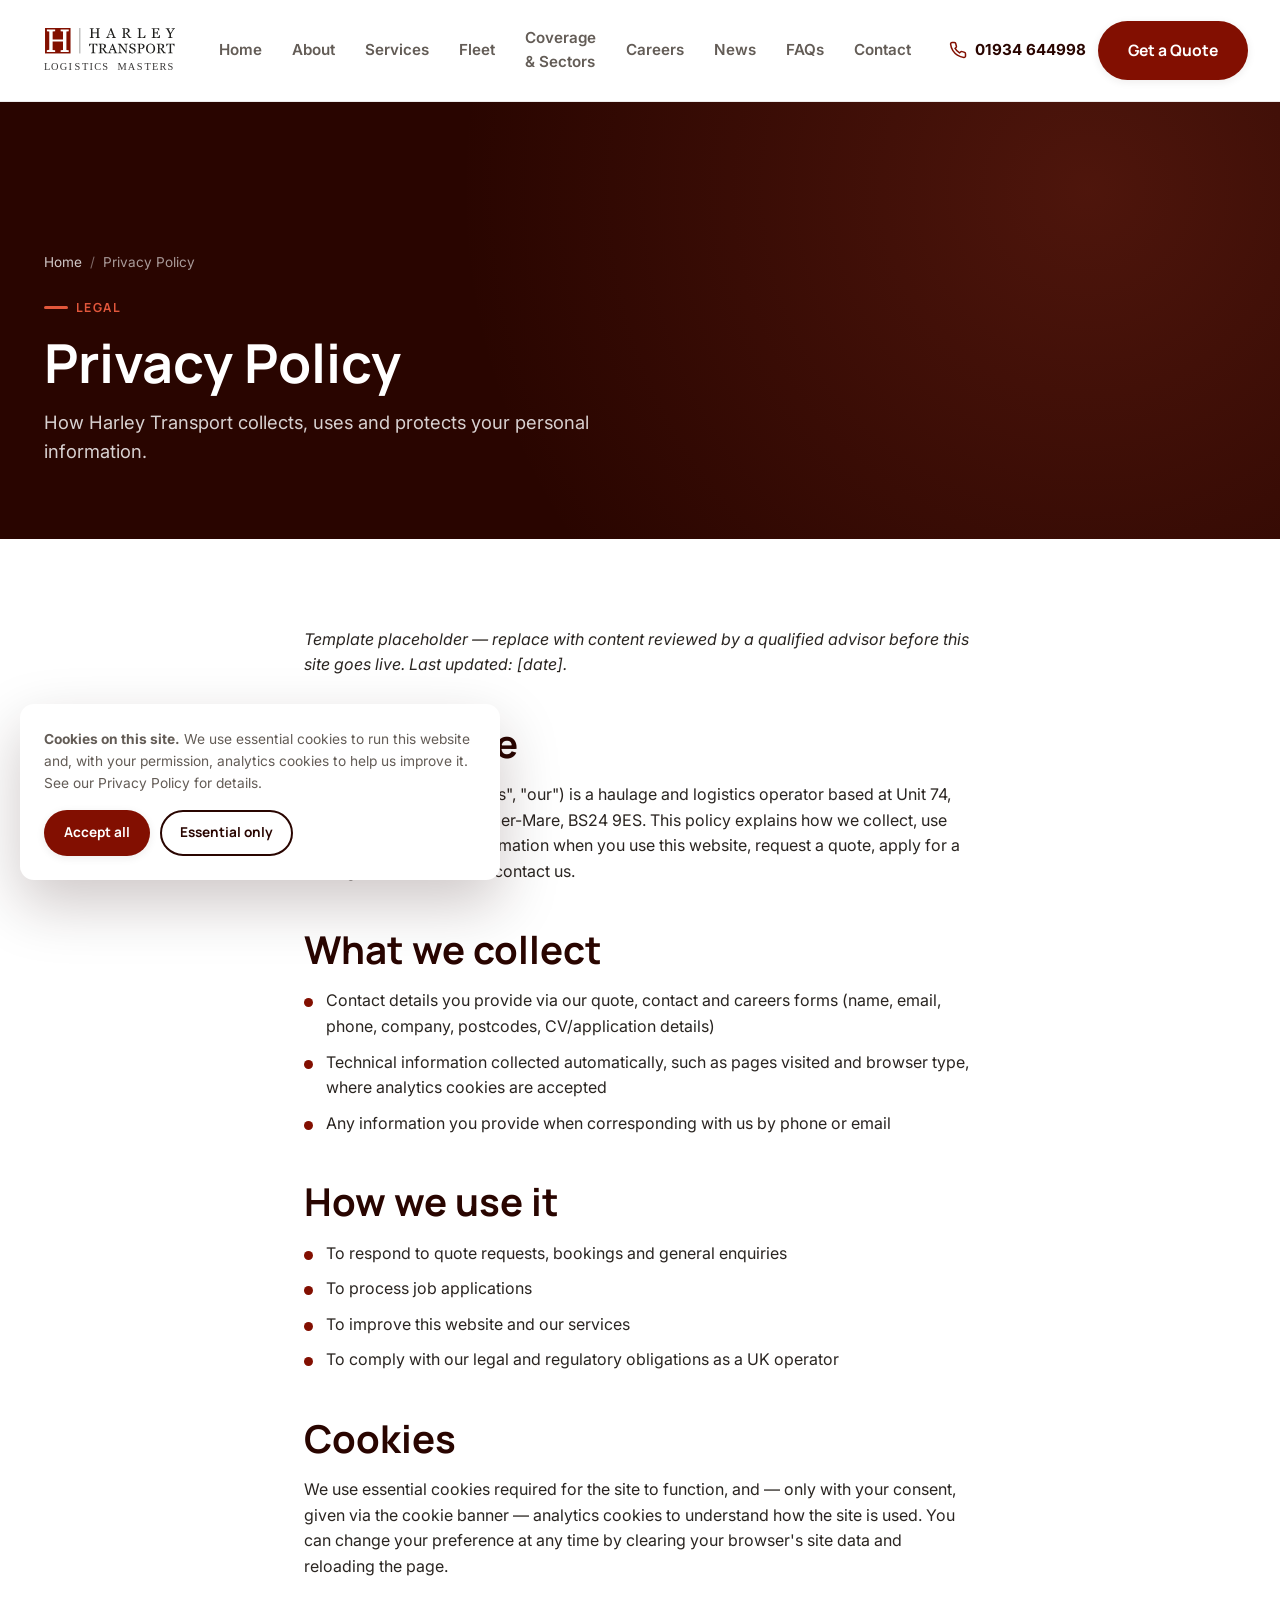
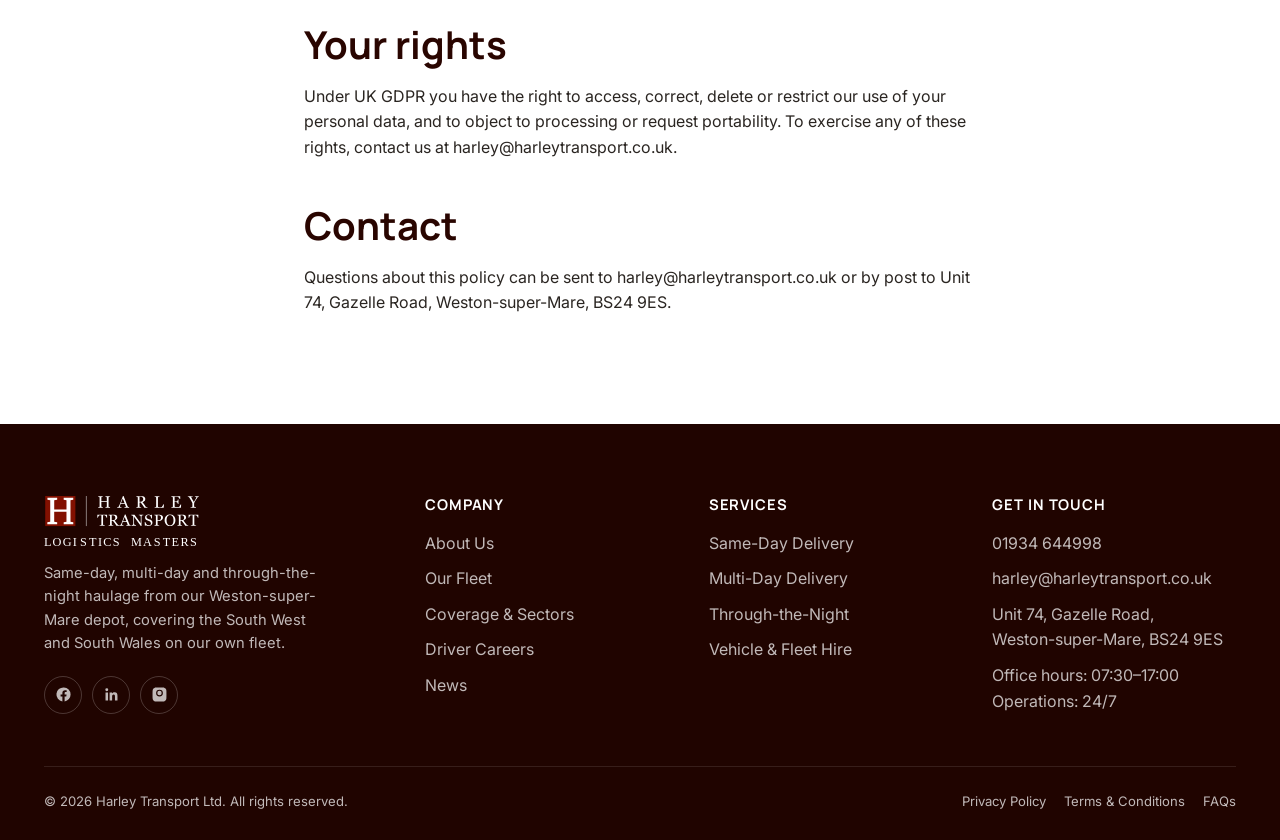
<file: privacy-policy.html>
<!DOCTYPE html>
<html lang="en-GB">
<head>
<meta charset="UTF-8">
<meta name="viewport" content="width=device-width, initial-scale=1.0">
<title>Privacy Policy | Harley Transport</title>
<meta name="description" content="Harley Transport's privacy policy, explaining how we collect, use and protect personal information.">
<link rel="canonical" href="https://www.harleytransport.co.uk/privacy-policy.html">
<meta property="og:type" content="website">
<meta property="og:site_name" content="Harley Transport">
<meta property="og:title" content="Privacy Policy | Harley Transport">
<meta property="og:description" content="Harley Transport's privacy policy, explaining how we collect, use and protect personal information.">
<meta property="og:url" content="https://www.harleytransport.co.uk/privacy-policy.html">
<meta property="og:image" content="https://www.harleytransport.co.uk/assets/images/og-default.jpg">
<meta name="twitter:card" content="summary_large_image">
<meta name="theme-color" content="#290500">
<link rel="icon" href="assets/images/favicon.ico" sizes="any">
<link rel="apple-touch-icon" href="assets/images/apple-touch-icon.png">
<link rel="manifest" href="site.webmanifest">
<link rel="preconnect" href="https://fonts.googleapis.com">
<link rel="preconnect" href="https://fonts.gstatic.com" crossorigin>
<link href="https://fonts.googleapis.com/css2?family=Inter:wght@400;500;600;700;800&family=Manrope:wght@600;700;800&display=swap" rel="stylesheet">
<link rel="stylesheet" href="assets/css/style.css">
<!-- Google Tag Manager — replace GTM-XXXXXXX with the real container ID, then uncomment.
<script>(function(w,d,s,l,i){w[l]=w[l]||[];w[l].push({'gtm.start':
new Date().getTime(),event:'gtm.js'});var f=d.getElementsByTagName(s)[0],
j=d.createElement(s),dl=l!='dataLayer'?'&l='+l:'';j.async=true;j.src=
'https://www.googletagmanager.com/gtm.js?id='+i+dl;f.parentNode.insertBefore(j,f);
})(window,document,'script','dataLayer','GTM-XXXXXXX');</script>
-->
<script type="application/ld+json">
{
  "@context": "https://schema.org",
  "@type": "BreadcrumbList",
  "itemListElement": [
    {
      "@type": "ListItem",
      "position": 1,
      "name": "Home",
      "item": "https://www.harleytransport.co.uk/"
    },
    {
      "@type": "ListItem",
      "position": 2,
      "name": "Privacy Policy",
      "item": "https://www.harleytransport.co.uk/privacy-policy.html"
    }
  ]
}
</script>
</head>
<body>
<a class="skip-link" href="#main">Skip to main content</a>
<header class="site-header">
  <div class="header-inner">
    <a href="index.html" class="brand"><img src="assets/images/logo.svg" alt="Harley Transport" height="44"></a>
    <nav class="main-nav" aria-label="Primary">
      <a href="index.html">Home</a>
      <a href="about.html">About</a>
      <a href="services.html">Services</a>
      <a href="fleet.html">Fleet</a>
      <a href="coverage-sectors.html">Coverage &amp; Sectors</a>
      <a href="careers.html">Careers</a>
      <a href="news.html">News</a>
      <a href="faq.html">FAQs</a>
      <a href="contact.html">Contact</a>
    </nav>
    <div class="header-cta">
      <a class="phone-link" href="tel:+441934644998">
        <svg viewBox="0 0 24 24" fill="none" stroke="currentColor" stroke-width="2"><path d="M22 16.92v3a2 2 0 0 1-2.18 2 19.79 19.79 0 0 1-8.63-3.07 19.5 19.5 0 0 1-6-6 19.79 19.79 0 0 1-3.07-8.67A2 2 0 0 1 4.11 2h3a2 2 0 0 1 2 1.72c.127.96.361 1.903.7 2.81a2 2 0 0 1-.45 2.11L8.09 9.91a16 16 0 0 0 6 6l1.27-1.27a2 2 0 0 1 2.11-.45c.907.339 1.85.573 2.81.7A2 2 0 0 1 22 16.92z"/></svg>
        01934 644998
      </a>
      <a href="quote.html" class="btn btn-primary">Get a Quote</a>
      <button class="nav-toggle" aria-label="Toggle menu" aria-expanded="false"><span></span><span></span><span></span></button>
    </div>
  </div>
</header>
<main id="main">
  <header class="page-header">
    <div class="container">
      <nav class="breadcrumbs" aria-label="Breadcrumb">
        <a href="index.html">Home</a><span aria-hidden="true">/</span><span>Privacy Policy</span>
      </nav>
      <p class="eyebrow">Legal</p>
      <h1>Privacy Policy</h1>
      <p class="lead">How Harley Transport collects, uses and protects your personal information.</p>
    </div>
  </header>

  <section class="section">
    <div class="container article-body">
      <p><em>Template placeholder &mdash; replace with content reviewed by a qualified advisor before this site goes live. Last updated: [date].</em></p>

      <h2>Who we are</h2>
      <p>Harley Transport ("we", "us", "our") is a haulage and logistics operator based at Unit 74, Gazelle Road, Weston-super-Mare, BS24 9ES. This policy explains how we collect, use and protect personal information when you use this website, request a quote, apply for a driving role, or otherwise contact us.</p>

      <h2>What we collect</h2>
      <ul>
        <li>Contact details you provide via our quote, contact and careers forms (name, email, phone, company, postcodes, CV/application details)</li>
        <li>Technical information collected automatically, such as pages visited and browser type, where analytics cookies are accepted</li>
        <li>Any information you provide when corresponding with us by phone or email</li>
      </ul>

      <h2>How we use it</h2>
      <ul>
        <li>To respond to quote requests, bookings and general enquiries</li>
        <li>To process job applications</li>
        <li>To improve this website and our services</li>
        <li>To comply with our legal and regulatory obligations as a UK operator</li>
      </ul>

      <h2>Cookies</h2>
      <p>We use essential cookies required for the site to function, and &mdash; only with your consent, given via the cookie banner &mdash; analytics cookies to understand how the site is used. You can change your preference at any time by clearing your browser's site data and reloading the page.</p>

      <h2>Your rights</h2>
      <p>Under UK GDPR you have the right to access, correct, delete or restrict our use of your personal data, and to object to processing or request portability. To exercise any of these rights, contact us at <a href="mailto:harley@harleytransport.co.uk">harley@harleytransport.co.uk</a>.</p>

      <h2>Contact</h2>
      <p>Questions about this policy can be sent to <a href="mailto:harley@harleytransport.co.uk">harley@harleytransport.co.uk</a> or by post to Unit 74, Gazelle Road, Weston-super-Mare, BS24 9ES.</p>
    </div>
  </section>
</main>

<footer class="site-footer">
  <div class="container">
    <div class="footer-grid">
      <div class="footer-brand">
        <a href="index.html" class="brand"><img src="assets/images/logo-light.svg" alt="Harley Transport" height="52"></a>
        <p>Same-day, multi-day and through-the-night haulage from our Weston-super-Mare depot, covering the South West and South Wales on our own fleet.</p>
        <div class="social-row">
          <a href="https://www.facebook.com/" aria-label="Harley Transport on Facebook" target="_blank" rel="noopener"><svg viewBox="0 0 24 24" fill="currentColor"><path d="M22 12a10 10 0 1 0-11.56 9.88v-7H7.9V12h2.54V9.8c0-2.5 1.49-3.89 3.78-3.89 1.1 0 2.24.2 2.24.2v2.46h-1.26c-1.24 0-1.63.77-1.63 1.56V12h2.78l-.44 2.88h-2.34v7A10 10 0 0 0 22 12Z"/></svg></a>
          <a href="https://www.linkedin.com/" aria-label="Harley Transport on LinkedIn" target="_blank" rel="noopener"><svg viewBox="0 0 24 24" fill="currentColor"><path d="M20.45 20.45h-3.56v-5.57c0-1.33-.02-3.04-1.85-3.04-1.86 0-2.14 1.45-2.14 2.94v5.67H9.34V9h3.41v1.56h.05c.48-.9 1.64-1.85 3.37-1.85 3.6 0 4.27 2.37 4.27 5.45v6.29ZM5.34 7.43a2.07 2.07 0 1 1 0-4.14 2.07 2.07 0 0 1 0 4.14ZM7.12 20.45H3.56V9h3.56v11.45Z"/></svg></a>
          <a href="https://www.instagram.com/" aria-label="Harley Transport on Instagram" target="_blank" rel="noopener"><svg viewBox="0 0 24 24" fill="currentColor"><path d="M12 2.2c3.2 0 3.58.01 4.85.07 1.17.05 1.8.24 2.22.4.56.22.96.48 1.38.9.42.42.68.82.9 1.38.16.42.35 1.05.4 2.22.06 1.27.07 1.65.07 4.85s-.01 3.58-.07 4.85c-.05 1.17-.24 1.8-.4 2.22-.22.56-.48.96-.9 1.38-.42.42-.82.68-1.38.9-.42.16-1.05.35-2.22.4-1.27.06-1.65.07-4.85.07s-3.58-.01-4.85-.07c-1.17-.05-1.8-.24-2.22-.4a3.75 3.75 0 0 1-1.38-.9 3.75 3.75 0 0 1-.9-1.38c-.16-.42-.35-1.05-.4-2.22-.06-1.27-.07-1.65-.07-4.85s.01-3.58.07-4.85c.05-1.17.24-1.8.4-2.22.22-.56.48-.96.9-1.38.42-.42.82-.68 1.38-.9.42-.16 1.05-.35 2.22-.4C8.42 2.21 8.8 2.2 12 2.2Zm0 3a4.8 4.8 0 1 0 0 9.6 4.8 4.8 0 0 0 0-9.6Zm0 7.92a3.12 3.12 0 1 1 0-6.24 3.12 3.12 0 0 1 0 6.24Zm5.4-8.1a1.12 1.12 0 1 1-2.25 0 1.12 1.12 0 0 1 2.25 0Z"/></svg></a>
        </div>
      </div>
      <div>
        <h2>Company</h2>
        <ul>
          <li><a href="about.html">About Us</a></li>
          <li><a href="fleet.html">Our Fleet</a></li>
          <li><a href="coverage-sectors.html">Coverage &amp; Sectors</a></li>
          <li><a href="careers.html">Driver Careers</a></li>
          <li><a href="news.html">News</a></li>
        </ul>
      </div>
      <div>
        <h2>Services</h2>
        <ul>
          <li><a href="services.html#same-day">Same-Day Delivery</a></li>
          <li><a href="services.html#multi-day">Multi-Day Delivery</a></li>
          <li><a href="services.html#through-the-night">Through-the-Night</a></li>
          <li><a href="services.html#fleet-hire">Vehicle &amp; Fleet Hire</a></li>
        </ul>
      </div>
      <div>
        <h2>Get In Touch</h2>
        <ul>
          <li><a href="tel:+441934644998">01934 644998</a></li>
          <li><a href="mailto:harley@harleytransport.co.uk">harley@harleytransport.co.uk</a></li>
          <li>Unit 74, Gazelle Road,<br>Weston-super-Mare, BS24 9ES</li>
          <li>Office hours: 07:30&ndash;17:00<br>Operations: 24/7</li>
        </ul>
      </div>
    </div>
    <div class="footer-bottom">
      <p>&copy; <span data-current-year>2026</span> Harley Transport Ltd. All rights reserved.</p>
      <ul>
        <li><a href="privacy-policy.html">Privacy Policy</a></li>
        <li><a href="terms-conditions.html">Terms &amp; Conditions</a></li>
        <li><a href="faq.html">FAQs</a></li>
      </ul>
    </div>
  </div>
</footer>

<div class="sticky-mobile-cta">
  <a class="call" href="tel:+441934644998"><svg viewBox="0 0 24 24" fill="none" stroke="currentColor" stroke-width="2"><path d="M22 16.92v3a2 2 0 0 1-2.18 2 19.79 19.79 0 0 1-8.63-3.07 19.5 19.5 0 0 1-6-6 19.79 19.79 0 0 1-3.07-8.67A2 2 0 0 1 4.11 2h3a2 2 0 0 1 2 1.72c.127.96.361 1.903.7 2.81a2 2 0 0 1-.45 2.11L8.09 9.91a16 16 0 0 0 6 6l1.27-1.27a2 2 0 0 1 2.11-.45c.907.339 1.85.573 2.81.7A2 2 0 0 1 22 16.92z"/></svg> Call Now</a>
  <a class="quote" href="quote.html"><svg viewBox="0 0 24 24" fill="none" stroke="currentColor" stroke-width="2"><path d="M5 12h14M12 5l7 7-7 7"/></svg> Get a Quote</a>
</div>

<button class="back-to-top" aria-label="Back to top"><svg viewBox="0 0 24 24" fill="none" stroke="currentColor" stroke-width="2.2"><path d="M12 19V5M5 12l7-7 7 7"/></svg></button>

<div class="cookie-banner" data-cookie-banner role="dialog" aria-label="Cookie notice">
  <p><strong>Cookies on this site.</strong> We use essential cookies to run this website and, with your permission, analytics cookies to help us improve it. See our <a href="privacy-policy.html">Privacy Policy</a> for details.</p>
  <div class="cookie-actions">
    <button class="btn btn-primary" data-cookie-choice="accepted">Accept all</button>
    <button class="btn btn-outline" data-cookie-choice="essential">Essential only</button>
  </div>
</div>

<script src="assets/js/main.js"></script>
</body>
</html>
</file>
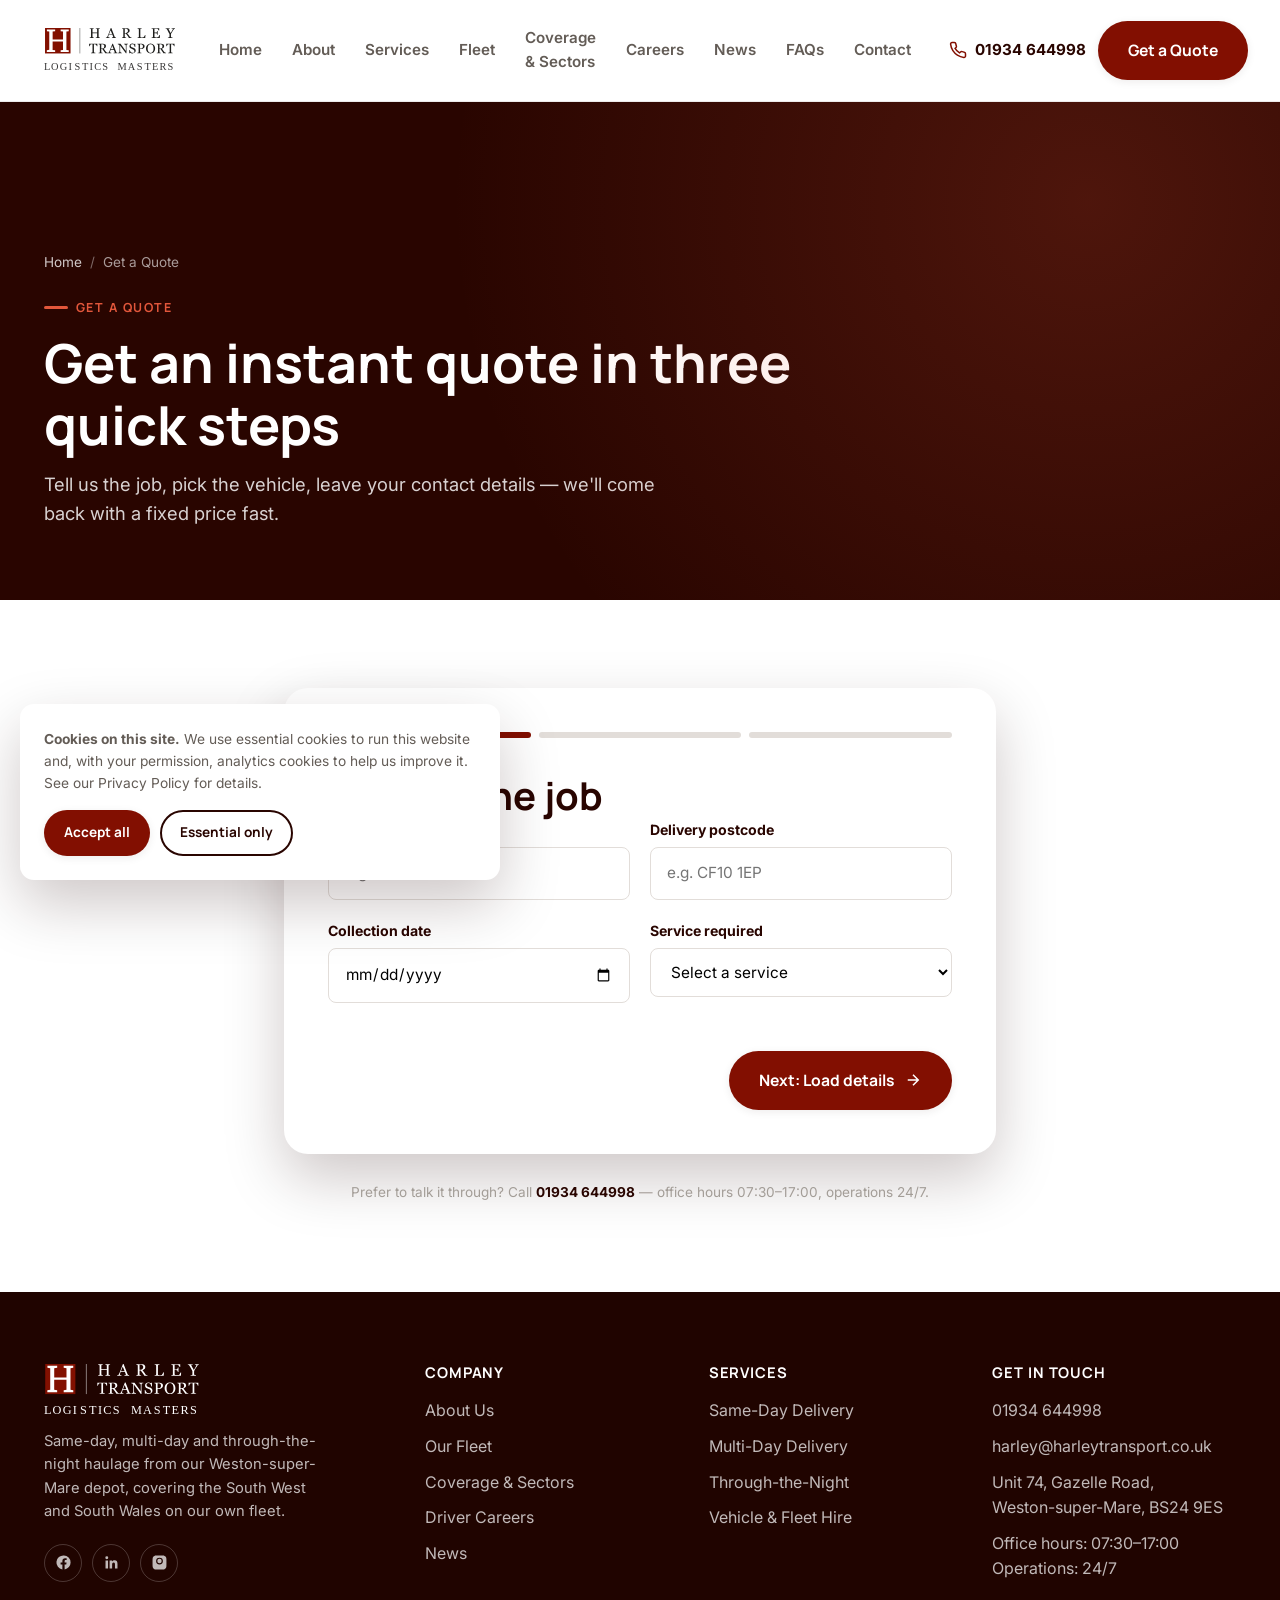
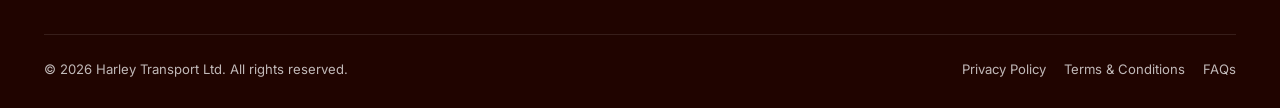
<file: quote.html>
<!DOCTYPE html>
<html lang="en-GB">
<head>
<meta charset="UTF-8">
<meta name="viewport" content="width=device-width, initial-scale=1.0">
<title>Get a Quote | Harley Transport</title>
<meta name="description" content="Get an instant haulage quote from Harley Transport in three quick steps. Same-day, multi-day and through-the-night delivery across the South West and South Wales.">
<link rel="canonical" href="https://www.harleytransport.co.uk/quote.html">
<meta property="og:type" content="website">
<meta property="og:site_name" content="Harley Transport">
<meta property="og:title" content="Get a Quote | Harley Transport">
<meta property="og:description" content="Get an instant haulage quote from Harley Transport in three quick steps. Same-day, multi-day and through-the-night delivery across the South West and South Wales.">
<meta property="og:url" content="https://www.harleytransport.co.uk/quote.html">
<meta property="og:image" content="https://www.harleytransport.co.uk/assets/images/og-default.jpg">
<meta name="twitter:card" content="summary_large_image">
<meta name="theme-color" content="#290500">
<link rel="icon" href="assets/images/favicon.ico" sizes="any">
<link rel="apple-touch-icon" href="assets/images/apple-touch-icon.png">
<link rel="manifest" href="site.webmanifest">
<link rel="preconnect" href="https://fonts.googleapis.com">
<link rel="preconnect" href="https://fonts.gstatic.com" crossorigin>
<link href="https://fonts.googleapis.com/css2?family=Inter:wght@400;500;600;700;800&family=Manrope:wght@600;700;800&display=swap" rel="stylesheet">
<link rel="stylesheet" href="assets/css/style.css">
<!-- Google Tag Manager — replace GTM-XXXXXXX with the real container ID, then uncomment.
<script>(function(w,d,s,l,i){w[l]=w[l]||[];w[l].push({'gtm.start':
new Date().getTime(),event:'gtm.js'});var f=d.getElementsByTagName(s)[0],
j=d.createElement(s),dl=l!='dataLayer'?'&l='+l:'';j.async=true;j.src=
'https://www.googletagmanager.com/gtm.js?id='+i+dl;f.parentNode.insertBefore(j,f);
})(window,document,'script','dataLayer','GTM-XXXXXXX');</script>
-->
<script type="application/ld+json">
{
  "@context": "https://schema.org",
  "@type": "BreadcrumbList",
  "itemListElement": [
    {
      "@type": "ListItem",
      "position": 1,
      "name": "Home",
      "item": "https://www.harleytransport.co.uk/"
    },
    {
      "@type": "ListItem",
      "position": 2,
      "name": "Get a Quote",
      "item": "https://www.harleytransport.co.uk/quote.html"
    }
  ]
}
</script>
</head>
<body>
<a class="skip-link" href="#main">Skip to main content</a>
<header class="site-header">
  <div class="header-inner">
    <a href="index.html" class="brand"><img src="assets/images/logo.svg" alt="Harley Transport" height="44"></a>
    <nav class="main-nav" aria-label="Primary">
      <a href="index.html">Home</a>
      <a href="about.html">About</a>
      <a href="services.html">Services</a>
      <a href="fleet.html">Fleet</a>
      <a href="coverage-sectors.html">Coverage &amp; Sectors</a>
      <a href="careers.html">Careers</a>
      <a href="news.html">News</a>
      <a href="faq.html">FAQs</a>
      <a href="contact.html">Contact</a>
    </nav>
    <div class="header-cta">
      <a class="phone-link" href="tel:+441934644998">
        <svg viewBox="0 0 24 24" fill="none" stroke="currentColor" stroke-width="2"><path d="M22 16.92v3a2 2 0 0 1-2.18 2 19.79 19.79 0 0 1-8.63-3.07 19.5 19.5 0 0 1-6-6 19.79 19.79 0 0 1-3.07-8.67A2 2 0 0 1 4.11 2h3a2 2 0 0 1 2 1.72c.127.96.361 1.903.7 2.81a2 2 0 0 1-.45 2.11L8.09 9.91a16 16 0 0 0 6 6l1.27-1.27a2 2 0 0 1 2.11-.45c.907.339 1.85.573 2.81.7A2 2 0 0 1 22 16.92z"/></svg>
        01934 644998
      </a>
      <a href="quote.html" class="btn btn-primary">Get a Quote</a>
      <button class="nav-toggle" aria-label="Toggle menu" aria-expanded="false"><span></span><span></span><span></span></button>
    </div>
  </div>
</header>
<main id="main">
  <header class="page-header">
    <div class="container">
      <nav class="breadcrumbs" aria-label="Breadcrumb">
        <a href="index.html">Home</a><span aria-hidden="true">/</span><span>Get a Quote</span>
      </nav>
      <p class="eyebrow">Get A Quote</p>
      <h1>Get an instant quote in three quick steps</h1>
      <p class="lead">Tell us the job, pick the vehicle, leave your contact details &mdash; we'll come back with a fixed price fast.</p>
    </div>
  </header>

  <section class="section">
    <div class="container" style="max-width:760px">
      <form class="form-card" name="quote-request" method="POST" data-netlify="true" data-quote-form data-demo-only novalidate>
        <input type="hidden" name="form-name" value="quote-request">
        <div class="quote-progress">
          <div class="bar is-active"><span></span></div>
          <div class="bar"><span></span></div>
          <div class="bar"><span></span></div>
        </div>

        <div class="quote-step is-active">
          <h2>Step 1 &middot; The job</h2>
          <div class="form-row">
            <div class="form-field">
              <label for="q-from">Collection postcode</label>
              <input id="q-from" name="collection_postcode" type="text" required autocomplete="postal-code" placeholder="e.g. BS24 9ES">
            </div>
            <div class="form-field">
              <label for="q-to">Delivery postcode</label>
              <input id="q-to" name="delivery_postcode" type="text" required autocomplete="postal-code" placeholder="e.g. CF10 1EP">
            </div>
          </div>
          <div class="form-row">
            <div class="form-field">
              <label for="q-date">Collection date</label>
              <input id="q-date" name="collection_date" type="date" required>
            </div>
            <div class="form-field">
              <label for="q-service">Service required</label>
              <select id="q-service" name="service" required>
                <option value="">Select a service</option>
                <option>Same-Day Delivery</option>
                <option>Multi-Day / Scheduled Delivery</option>
                <option>Through-the-Night</option>
                <option>Vehicle / Fleet Hire</option>
                <option>Not sure &mdash; please advise</option>
              </select>
            </div>
          </div>
          <div class="quote-step-footer">
            <span></span>
            <button type="button" class="btn btn-primary" data-next>Next: Load details<svg viewBox="0 0 24 24" fill="none" stroke="currentColor" stroke-width="2"><path d="M5 12h14M12 5l7 7-7 7"/></svg></button>
          </div>
        </div>

        <div class="quote-step">
          <h2>Step 2 &middot; Load &amp; vehicle</h2>
          <div class="form-field">
            <label>Vehicle size (best guess &mdash; we'll confirm)</label>
            <div class="radio-tiles">
              <div class="radio-tile">
                <input type="radio" id="v1" name="vehicle" value="7.5t" checked>
                <label for="v1"><span class="t-num">7.5t</span>Light</label>
              </div>
              <div class="radio-tile">
                <input type="radio" id="v2" name="vehicle" value="12-18t">
                <label for="v2"><span class="t-num">12&ndash;18t</span>Mid-weight</label>
              </div>
              <div class="radio-tile">
                <input type="radio" id="v3" name="vehicle" value="25t">
                <label for="v3"><span class="t-num">25t</span>Heavy rigid</label>
              </div>
              <div class="radio-tile">
                <input type="radio" id="v4" name="vehicle" value="44t">
                <label for="v4"><span class="t-num">44t</span>Artic</label>
              </div>
              <div class="radio-tile">
                <input type="radio" id="v5" name="vehicle" value="not-sure">
                <label for="v5"><span class="t-num">?</span>Not sure</label>
              </div>
            </div>
          </div>
          <div data-field-group="load">
            <div class="form-field">
              <label for="q-desc">Load description</label>
              <textarea id="q-desc" name="load_description" rows="4" placeholder="Number of pallets / weight / dimensions / any access restrictions" data-required-for="load" required></textarea>
            </div>
          </div>
          <div data-field-group="hire" hidden>
            <div class="form-row">
              <div class="form-field">
                <label for="q-hire-duration">Hire duration</label>
                <select id="q-hire-duration" name="hire_duration" data-required-for="hire">
                  <option value="">Select duration</option>
                  <option>Single day</option>
                  <option>Multiple days</option>
                  <option>Weekly</option>
                  <option>Monthly or longer</option>
                </select>
              </div>
              <div class="form-field">
                <label for="q-hire-start">Hire start date</label>
                <input id="q-hire-start" name="hire_start_date" type="date" data-required-for="hire">
              </div>
            </div>
            <div class="form-field">
              <label for="q-hire-notes">What's the hire for?</label>
              <textarea id="q-hire-notes" name="hire_notes" rows="4" placeholder="Contract cover, extra capacity, driver included or self-drive, pickup depot, etc."></textarea>
            </div>
          </div>
          <div class="quote-step-footer">
            <button type="button" class="btn btn-outline" data-prev>Back</button>
            <button type="button" class="btn btn-primary" data-next>Next: Your details<svg viewBox="0 0 24 24" fill="none" stroke="currentColor" stroke-width="2"><path d="M5 12h14M12 5l7 7-7 7"/></svg></button>
          </div>
        </div>

        <div class="quote-step">
          <h2>Step 3 &middot; Your details</h2>
          <div class="form-row">
            <div class="form-field">
              <label for="q-name">Full name</label>
              <input id="q-name" name="name" type="text" required autocomplete="name">
            </div>
            <div class="form-field">
              <label for="q-company">Company (if applicable)</label>
              <input id="q-company" name="company" type="text" autocomplete="organization">
            </div>
          </div>
          <div class="form-row">
            <div class="form-field">
              <label for="q-email">Email address</label>
              <input id="q-email" name="email" type="email" required autocomplete="email">
            </div>
            <div class="form-field">
              <label for="q-phone">Phone number</label>
              <input id="q-phone" name="phone" type="tel" required autocomplete="tel">
            </div>
          </div>
          <div class="quote-step-footer">
            <button type="button" class="btn btn-outline" data-prev>Back</button>
            <button type="submit" class="btn btn-primary">Get my quote<svg viewBox="0 0 24 24" fill="none" stroke="currentColor" stroke-width="2"><path d="M5 12h14M12 5l7 7-7 7"/></svg></button>
          </div>
        </div>
      </form>

      <div class="form-success" data-form-success>
        <svg viewBox="0 0 24 24" fill="none" stroke="currentColor" stroke-width="2"><circle cx="12" cy="12" r="10"/><path d="M8 12.5l2.5 2.5L16 9"/></svg>
        <h3>Thanks &mdash; we've got your request.</h3>
        <p>This is a template confirmation screen. In the live site, this submits straight to the Harley Transport team (see the README for connecting the form to email or a booking system), and a member of the team will call you back with a fixed price.</p>
        <p><strong>Need it faster?</strong> Call us directly on <a href="tel:+441934644998">01934 644998</a>.</p>
      </div>

      <p class="text-center" style="margin-top:28px; color:var(--grey-400); font-size:0.85rem">Prefer to talk it through? Call <a href="tel:+441934644998" style="color:var(--navy-900); font-weight:700">01934 644998</a> &mdash; office hours 07:30&ndash;17:00, operations 24/7.</p>
    </div>
  </section>
</main>

<footer class="site-footer">
  <div class="container">
    <div class="footer-grid">
      <div class="footer-brand">
        <a href="index.html" class="brand"><img src="assets/images/logo-light.svg" alt="Harley Transport" height="52"></a>
        <p>Same-day, multi-day and through-the-night haulage from our Weston-super-Mare depot, covering the South West and South Wales on our own fleet.</p>
        <div class="social-row">
          <a href="https://www.facebook.com/" aria-label="Harley Transport on Facebook" target="_blank" rel="noopener"><svg viewBox="0 0 24 24" fill="currentColor"><path d="M22 12a10 10 0 1 0-11.56 9.88v-7H7.9V12h2.54V9.8c0-2.5 1.49-3.89 3.78-3.89 1.1 0 2.24.2 2.24.2v2.46h-1.26c-1.24 0-1.63.77-1.63 1.56V12h2.78l-.44 2.88h-2.34v7A10 10 0 0 0 22 12Z"/></svg></a>
          <a href="https://www.linkedin.com/" aria-label="Harley Transport on LinkedIn" target="_blank" rel="noopener"><svg viewBox="0 0 24 24" fill="currentColor"><path d="M20.45 20.45h-3.56v-5.57c0-1.33-.02-3.04-1.85-3.04-1.86 0-2.14 1.45-2.14 2.94v5.67H9.34V9h3.41v1.56h.05c.48-.9 1.64-1.85 3.37-1.85 3.6 0 4.27 2.37 4.27 5.45v6.29ZM5.34 7.43a2.07 2.07 0 1 1 0-4.14 2.07 2.07 0 0 1 0 4.14ZM7.12 20.45H3.56V9h3.56v11.45Z"/></svg></a>
          <a href="https://www.instagram.com/" aria-label="Harley Transport on Instagram" target="_blank" rel="noopener"><svg viewBox="0 0 24 24" fill="currentColor"><path d="M12 2.2c3.2 0 3.58.01 4.85.07 1.17.05 1.8.24 2.22.4.56.22.96.48 1.38.9.42.42.68.82.9 1.38.16.42.35 1.05.4 2.22.06 1.27.07 1.65.07 4.85s-.01 3.58-.07 4.85c-.05 1.17-.24 1.8-.4 2.22-.22.56-.48.96-.9 1.38-.42.42-.82.68-1.38.9-.42.16-1.05.35-2.22.4-1.27.06-1.65.07-4.85.07s-3.58-.01-4.85-.07c-1.17-.05-1.8-.24-2.22-.4a3.75 3.75 0 0 1-1.38-.9 3.75 3.75 0 0 1-.9-1.38c-.16-.42-.35-1.05-.4-2.22-.06-1.27-.07-1.65-.07-4.85s.01-3.58.07-4.85c.05-1.17.24-1.8.4-2.22.22-.56.48-.96.9-1.38.42-.42.82-.68 1.38-.9.42-.16 1.05-.35 2.22-.4C8.42 2.21 8.8 2.2 12 2.2Zm0 3a4.8 4.8 0 1 0 0 9.6 4.8 4.8 0 0 0 0-9.6Zm0 7.92a3.12 3.12 0 1 1 0-6.24 3.12 3.12 0 0 1 0 6.24Zm5.4-8.1a1.12 1.12 0 1 1-2.25 0 1.12 1.12 0 0 1 2.25 0Z"/></svg></a>
        </div>
      </div>
      <div>
        <h2>Company</h2>
        <ul>
          <li><a href="about.html">About Us</a></li>
          <li><a href="fleet.html">Our Fleet</a></li>
          <li><a href="coverage-sectors.html">Coverage &amp; Sectors</a></li>
          <li><a href="careers.html">Driver Careers</a></li>
          <li><a href="news.html">News</a></li>
        </ul>
      </div>
      <div>
        <h2>Services</h2>
        <ul>
          <li><a href="services.html#same-day">Same-Day Delivery</a></li>
          <li><a href="services.html#multi-day">Multi-Day Delivery</a></li>
          <li><a href="services.html#through-the-night">Through-the-Night</a></li>
          <li><a href="services.html#fleet-hire">Vehicle &amp; Fleet Hire</a></li>
        </ul>
      </div>
      <div>
        <h2>Get In Touch</h2>
        <ul>
          <li><a href="tel:+441934644998">01934 644998</a></li>
          <li><a href="mailto:harley@harleytransport.co.uk">harley@harleytransport.co.uk</a></li>
          <li>Unit 74, Gazelle Road,<br>Weston-super-Mare, BS24 9ES</li>
          <li>Office hours: 07:30&ndash;17:00<br>Operations: 24/7</li>
        </ul>
      </div>
    </div>
    <div class="footer-bottom">
      <p>&copy; <span data-current-year>2026</span> Harley Transport Ltd. All rights reserved.</p>
      <ul>
        <li><a href="privacy-policy.html">Privacy Policy</a></li>
        <li><a href="terms-conditions.html">Terms &amp; Conditions</a></li>
        <li><a href="faq.html">FAQs</a></li>
      </ul>
    </div>
  </div>
</footer>

<div class="sticky-mobile-cta">
  <a class="call" href="tel:+441934644998"><svg viewBox="0 0 24 24" fill="none" stroke="currentColor" stroke-width="2"><path d="M22 16.92v3a2 2 0 0 1-2.18 2 19.79 19.79 0 0 1-8.63-3.07 19.5 19.5 0 0 1-6-6 19.79 19.79 0 0 1-3.07-8.67A2 2 0 0 1 4.11 2h3a2 2 0 0 1 2 1.72c.127.96.361 1.903.7 2.81a2 2 0 0 1-.45 2.11L8.09 9.91a16 16 0 0 0 6 6l1.27-1.27a2 2 0 0 1 2.11-.45c.907.339 1.85.573 2.81.7A2 2 0 0 1 22 16.92z"/></svg> Call Now</a>
  <a class="quote" href="quote.html"><svg viewBox="0 0 24 24" fill="none" stroke="currentColor" stroke-width="2"><path d="M5 12h14M12 5l7 7-7 7"/></svg> Get a Quote</a>
</div>

<button class="back-to-top" aria-label="Back to top"><svg viewBox="0 0 24 24" fill="none" stroke="currentColor" stroke-width="2.2"><path d="M12 19V5M5 12l7-7 7 7"/></svg></button>

<div class="cookie-banner" data-cookie-banner role="dialog" aria-label="Cookie notice">
  <p><strong>Cookies on this site.</strong> We use essential cookies to run this website and, with your permission, analytics cookies to help us improve it. See our <a href="privacy-policy.html">Privacy Policy</a> for details.</p>
  <div class="cookie-actions">
    <button class="btn btn-primary" data-cookie-choice="accepted">Accept all</button>
    <button class="btn btn-outline" data-cookie-choice="essential">Essential only</button>
  </div>
</div>

<script src="assets/js/main.js"></script>
</body>
</html>
</file>
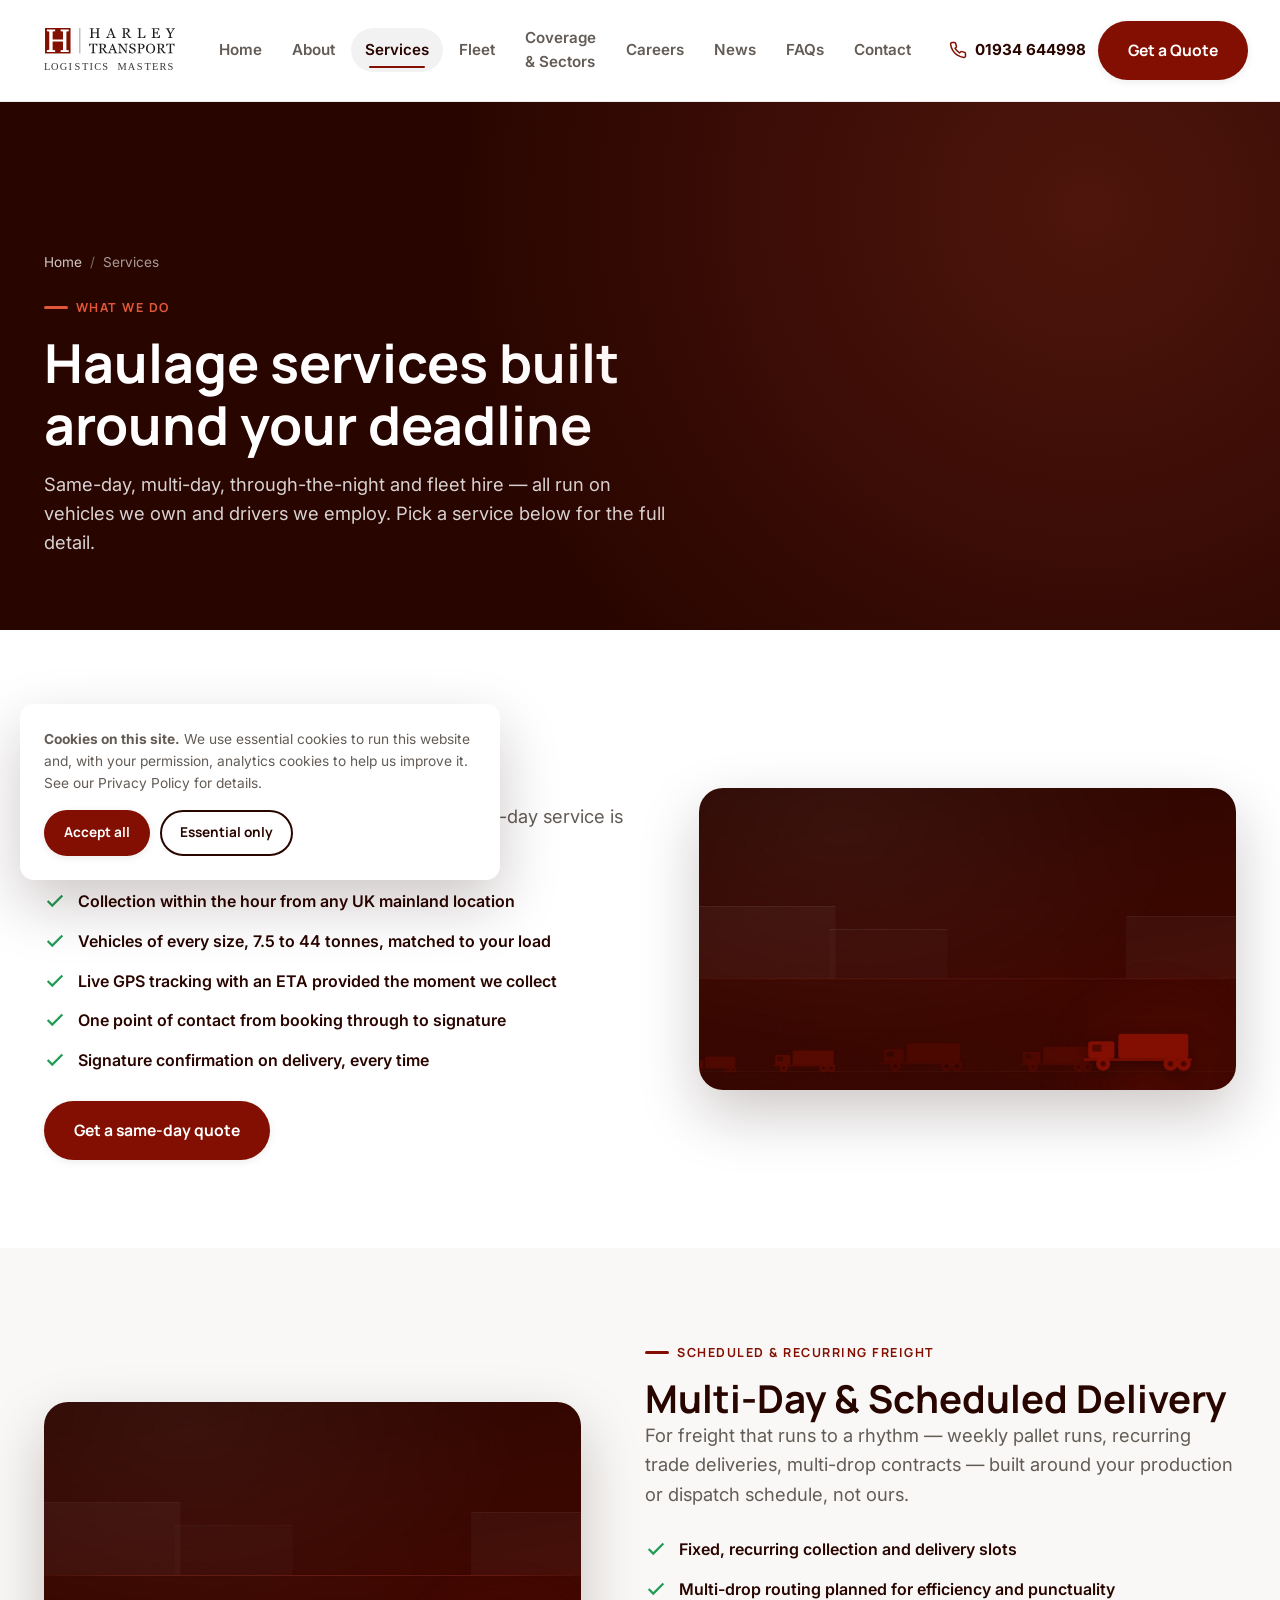
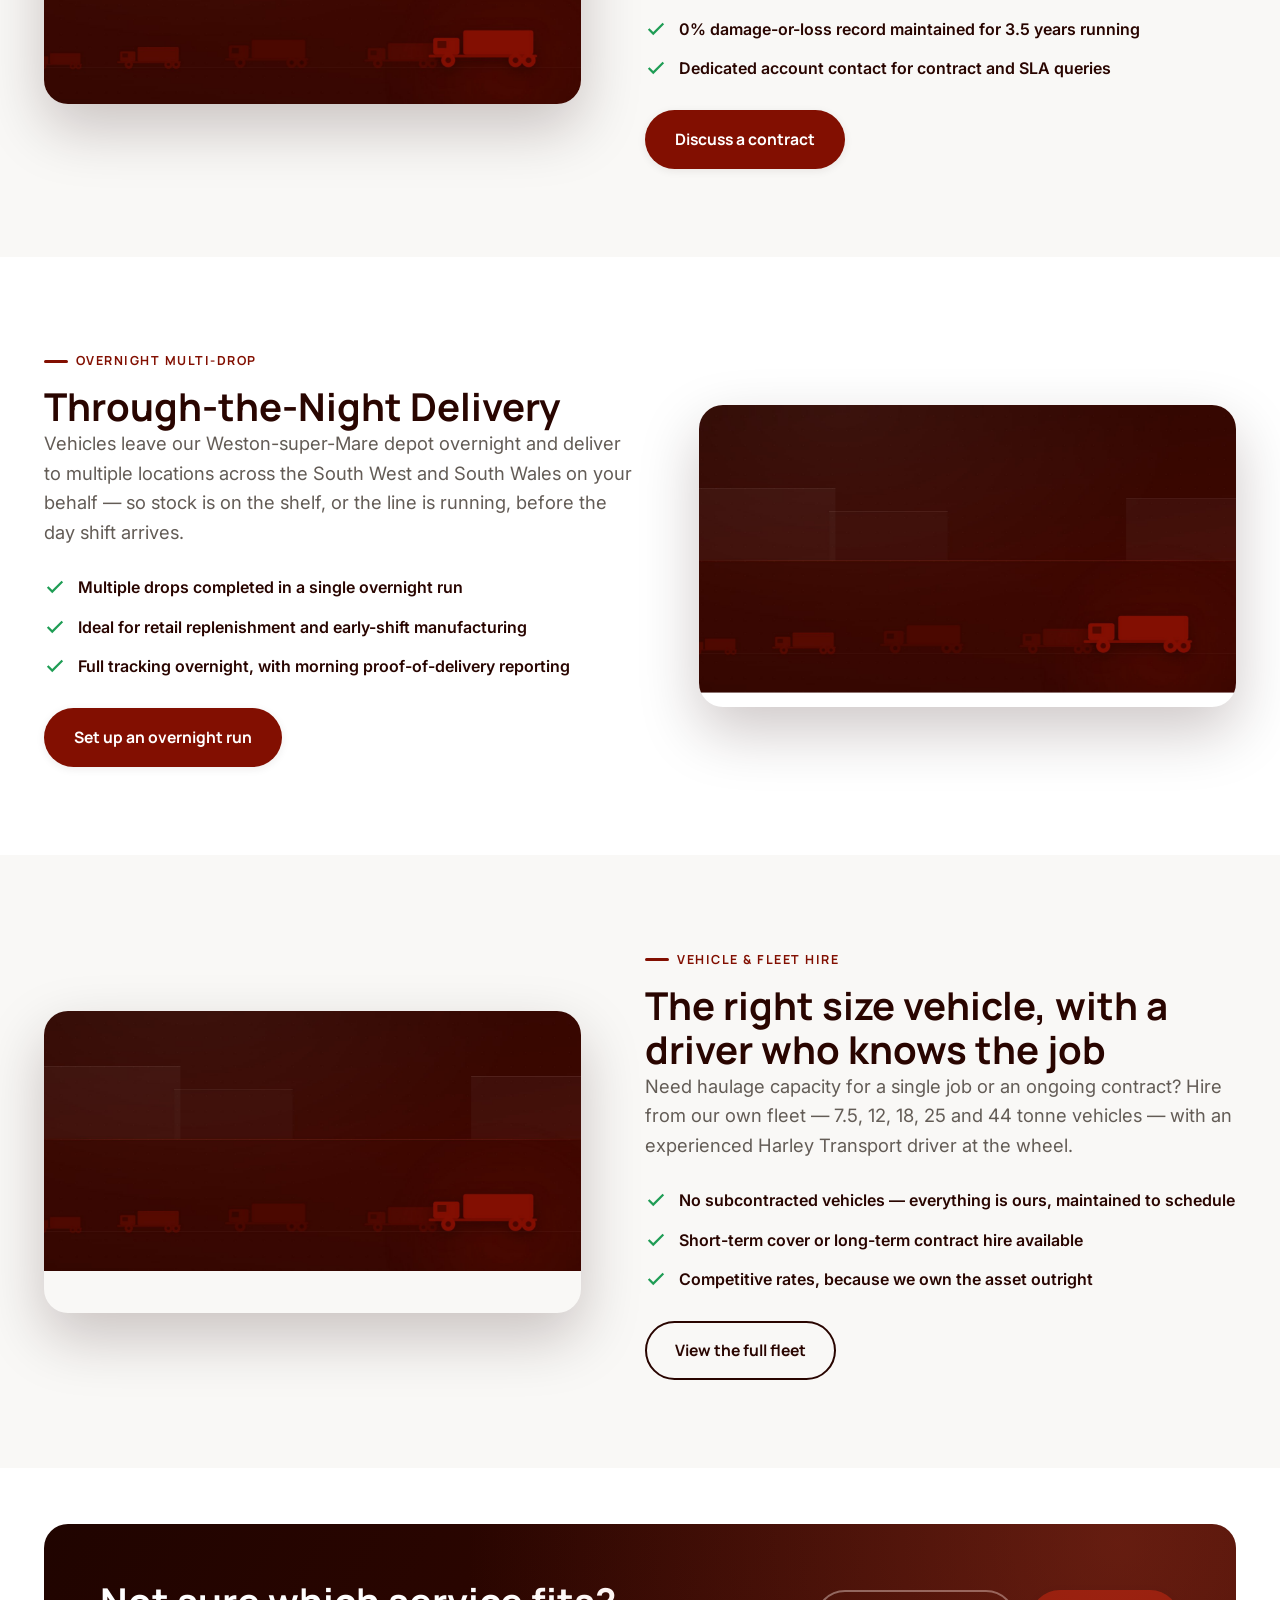
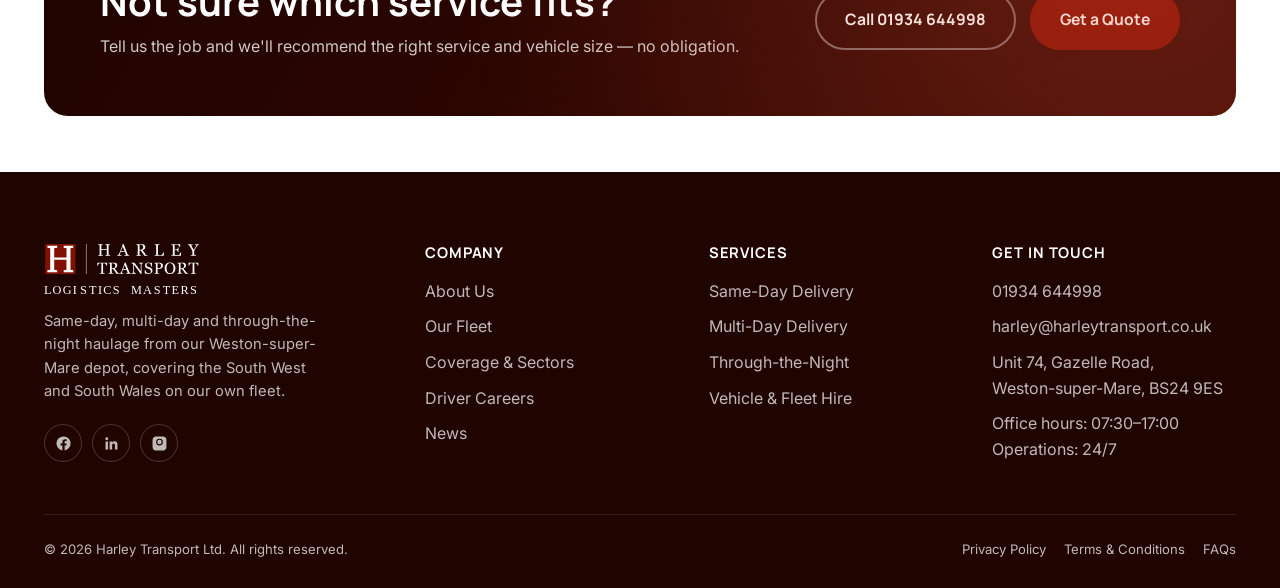
<file: services.html>
<!DOCTYPE html>
<html lang="en-GB">
<head>
<meta charset="UTF-8">
<meta name="viewport" content="width=device-width, initial-scale=1.0">
<title>Haulage Services | Same-Day, Multi-Day, Through-the-Night &amp; Fleet Hire | Harley Transport</title>
<meta name="description" content="Explore Harley Transport's haulage services: same-day delivery, multi-day scheduled freight, through-the-night multi-drop, and vehicle & fleet hire across the South West and South Wales.">
<link rel="canonical" href="https://www.harleytransport.co.uk/services.html">
<meta property="og:type" content="website">
<meta property="og:site_name" content="Harley Transport">
<meta property="og:title" content="Haulage Services | Same-Day, Multi-Day, Through-the-Night &amp; Fleet Hire | Harley Transport">
<meta property="og:description" content="Explore Harley Transport's haulage services: same-day delivery, multi-day scheduled freight, through-the-night multi-drop, and vehicle & fleet hire across the South West and South Wales.">
<meta property="og:url" content="https://www.harleytransport.co.uk/services.html">
<meta property="og:image" content="https://www.harleytransport.co.uk/assets/images/og-default.jpg">
<meta name="twitter:card" content="summary_large_image">
<meta name="theme-color" content="#290500">
<link rel="icon" href="assets/images/favicon.ico" sizes="any">
<link rel="apple-touch-icon" href="assets/images/apple-touch-icon.png">
<link rel="manifest" href="site.webmanifest">
<link rel="preconnect" href="https://fonts.googleapis.com">
<link rel="preconnect" href="https://fonts.gstatic.com" crossorigin>
<link href="https://fonts.googleapis.com/css2?family=Inter:wght@400;500;600;700;800&family=Manrope:wght@600;700;800&display=swap" rel="stylesheet">
<link rel="stylesheet" href="assets/css/style.css">
<script type="application/ld+json">
{
  "@context": "https://schema.org",
  "@type": "Service",
  "serviceType": "Haulage and Courier Services",
  "provider": {"@type": "MovingCompany", "name": "Harley Transport", "telephone": "+441934644998"},
  "areaServed": ["South West England", "South Wales"],
  "hasOfferCatalog": {
    "@type": "OfferCatalog",
    "name": "Haulage Services",
    "itemListElement": [
      {"@type": "Offer", "itemOffered": {"@type": "Service", "name": "Same-Day Delivery"}},
      {"@type": "Offer", "itemOffered": {"@type": "Service", "name": "Multi-Day & Scheduled Delivery"}},
      {"@type": "Offer", "itemOffered": {"@type": "Service", "name": "Through-the-Night Delivery"}},
      {"@type": "Offer", "itemOffered": {"@type": "Service", "name": "Vehicle & Fleet Hire"}}
    ]
  }
}
</script>
<!-- Google Tag Manager — replace GTM-XXXXXXX with the real container ID, then uncomment.
<script>(function(w,d,s,l,i){w[l]=w[l]||[];w[l].push({'gtm.start':
new Date().getTime(),event:'gtm.js'});var f=d.getElementsByTagName(s)[0],
j=d.createElement(s),dl=l!='dataLayer'?'&l='+l:'';j.async=true;j.src=
'https://www.googletagmanager.com/gtm.js?id='+i+dl;f.parentNode.insertBefore(j,f);
})(window,document,'script','dataLayer','GTM-XXXXXXX');</script>
-->
<script type="application/ld+json">
{
  "@context": "https://schema.org",
  "@type": "BreadcrumbList",
  "itemListElement": [
    {
      "@type": "ListItem",
      "position": 1,
      "name": "Home",
      "item": "https://www.harleytransport.co.uk/"
    },
    {
      "@type": "ListItem",
      "position": 2,
      "name": "Services",
      "item": "https://www.harleytransport.co.uk/services.html"
    }
  ]
}
</script>
</head>
<body>
<a class="skip-link" href="#main">Skip to main content</a>
<header class="site-header">
  <div class="header-inner">
    <a href="index.html" class="brand"><img src="assets/images/logo.svg" alt="Harley Transport" height="44"></a>
    <nav class="main-nav" aria-label="Primary">
      <a href="index.html">Home</a>
      <a href="about.html">About</a>
      <a href="services.html" class="active">Services</a>
      <a href="fleet.html">Fleet</a>
      <a href="coverage-sectors.html">Coverage &amp; Sectors</a>
      <a href="careers.html">Careers</a>
      <a href="news.html">News</a>
      <a href="faq.html">FAQs</a>
      <a href="contact.html">Contact</a>
    </nav>
    <div class="header-cta">
      <a class="phone-link" href="tel:+441934644998">
        <svg viewBox="0 0 24 24" fill="none" stroke="currentColor" stroke-width="2"><path d="M22 16.92v3a2 2 0 0 1-2.18 2 19.79 19.79 0 0 1-8.63-3.07 19.5 19.5 0 0 1-6-6 19.79 19.79 0 0 1-3.07-8.67A2 2 0 0 1 4.11 2h3a2 2 0 0 1 2 1.72c.127.96.361 1.903.7 2.81a2 2 0 0 1-.45 2.11L8.09 9.91a16 16 0 0 0 6 6l1.27-1.27a2 2 0 0 1 2.11-.45c.907.339 1.85.573 2.81.7A2 2 0 0 1 22 16.92z"/></svg>
        01934 644998
      </a>
      <a href="quote.html" class="btn btn-primary">Get a Quote</a>
      <button class="nav-toggle" aria-label="Toggle menu" aria-expanded="false"><span></span><span></span><span></span></button>
    </div>
  </div>
</header>
<main id="main">

    <header class="page-header">
    <div class="container">
      <nav class="breadcrumbs" aria-label="Breadcrumb">
        <a href="index.html">Home</a><span aria-hidden="true">/</span><span>Services</span>
      </nav>
      <p class="eyebrow">What We Do</p>
      <h1>Haulage services built around your deadline</h1>
      <p class="lead">Same-day, multi-day, through-the-night and fleet hire &mdash; all run on vehicles we own and drivers we employ. Pick a service below for the full detail.</p>
    </div>
  </header>


  <section class="section" id="same-day">
    <div class="container split">
      <div data-reveal>
        <p class="eyebrow">Our Most Requested Service</p>
        <h2>Same-Day Delivery</h2>
        <p class="lead">When it has to move today, it moves today. Our same-day service is built for urgency without cutting corners on care.</p>
        <ul class="checklist">
          <li><svg viewBox="0 0 24 24" fill="none" stroke="currentColor" stroke-width="2.4"><path d="M20 6 9 17l-5-5"/></svg> Collection within the hour from any UK mainland location</li>
          <li><svg viewBox="0 0 24 24" fill="none" stroke="currentColor" stroke-width="2.4"><path d="M20 6 9 17l-5-5"/></svg> Vehicles of every size, 7.5 to 44 tonnes, matched to your load</li>
          <li><svg viewBox="0 0 24 24" fill="none" stroke="currentColor" stroke-width="2.4"><path d="M20 6 9 17l-5-5"/></svg> Live GPS tracking with an ETA provided the moment we collect</li>
          <li><svg viewBox="0 0 24 24" fill="none" stroke="currentColor" stroke-width="2.4"><path d="M20 6 9 17l-5-5"/></svg> One point of contact from booking through to signature</li>
          <li><svg viewBox="0 0 24 24" fill="none" stroke="currentColor" stroke-width="2.4"><path d="M20 6 9 17l-5-5"/></svg> Signature confirmation on delivery, every time</li>
        </ul>
        <a href="quote.html" class="btn btn-primary">Get a same-day quote</a>
      </div>
      <div class="media-frame" data-parallax><img src="assets/images/fleet-yard.jpg" alt="Same-day delivery vehicle" loading="lazy" width="1920" height="1080"></div>
    </div>
  </section>

  <section class="section bg-off" id="multi-day">
    <div class="container split reverse">
      <div data-reveal>
        <p class="eyebrow">Scheduled &amp; Recurring Freight</p>
        <h2>Multi-Day &amp; Scheduled Delivery</h2>
        <p class="lead">For freight that runs to a rhythm &mdash; weekly pallet runs, recurring trade deliveries, multi-drop contracts &mdash; built around your production or dispatch schedule, not ours.</p>
        <ul class="checklist">
          <li><svg viewBox="0 0 24 24" fill="none" stroke="currentColor" stroke-width="2.4"><path d="M20 6 9 17l-5-5"/></svg> Fixed, recurring collection and delivery slots</li>
          <li><svg viewBox="0 0 24 24" fill="none" stroke="currentColor" stroke-width="2.4"><path d="M20 6 9 17l-5-5"/></svg> Multi-drop routing planned for efficiency and punctuality</li>
          <li><svg viewBox="0 0 24 24" fill="none" stroke="currentColor" stroke-width="2.4"><path d="M20 6 9 17l-5-5"/></svg> 0% damage-or-loss record maintained for 3.5 years running</li>
          <li><svg viewBox="0 0 24 24" fill="none" stroke="currentColor" stroke-width="2.4"><path d="M20 6 9 17l-5-5"/></svg> Dedicated account contact for contract and SLA queries</li>
        </ul>
        <a href="quote.html" class="btn btn-primary">Discuss a contract</a>
      </div>
      <div class="media-frame" data-parallax><img src="assets/images/fleet-yard.jpg" alt="Scheduled multi-day delivery fleet" loading="lazy" width="1920" height="1080"></div>
    </div>
  </section>

  <section class="section" id="through-the-night">
    <div class="container split">
      <div data-reveal>
        <p class="eyebrow">Overnight Multi-Drop</p>
        <h2>Through-the-Night Delivery</h2>
        <p class="lead">Vehicles leave our Weston-super-Mare depot overnight and deliver to multiple locations across the South West and South Wales on your behalf &mdash; so stock is on the shelf, or the line is running, before the day shift arrives.</p>
        <ul class="checklist">
          <li><svg viewBox="0 0 24 24" fill="none" stroke="currentColor" stroke-width="2.4"><path d="M20 6 9 17l-5-5"/></svg> Multiple drops completed in a single overnight run</li>
          <li><svg viewBox="0 0 24 24" fill="none" stroke="currentColor" stroke-width="2.4"><path d="M20 6 9 17l-5-5"/></svg> Ideal for retail replenishment and early-shift manufacturing</li>
          <li><svg viewBox="0 0 24 24" fill="none" stroke="currentColor" stroke-width="2.4"><path d="M20 6 9 17l-5-5"/></svg> Full tracking overnight, with morning proof-of-delivery reporting</li>
        </ul>
        <a href="quote.html" class="btn btn-primary">Set up an overnight run</a>
      </div>
      <div class="media-frame" data-parallax><img src="assets/images/fleet-yard.jpg" alt="Through the night delivery route" loading="lazy" width="1920" height="1080"></div>
    </div>
  </section>

  <section class="section bg-off" id="fleet-hire">
    <div class="container split reverse">
      <div data-reveal>
        <p class="eyebrow">Vehicle &amp; Fleet Hire</p>
        <h2>The right size vehicle, with a driver who knows the job</h2>
        <p class="lead">Need haulage capacity for a single job or an ongoing contract? Hire from our own fleet &mdash; 7.5, 12, 18, 25 and 44 tonne vehicles &mdash; with an experienced Harley Transport driver at the wheel.</p>
        <ul class="checklist">
          <li><svg viewBox="0 0 24 24" fill="none" stroke="currentColor" stroke-width="2.4"><path d="M20 6 9 17l-5-5"/></svg> No subcontracted vehicles &mdash; everything is ours, maintained to schedule</li>
          <li><svg viewBox="0 0 24 24" fill="none" stroke="currentColor" stroke-width="2.4"><path d="M20 6 9 17l-5-5"/></svg> Short-term cover or long-term contract hire available</li>
          <li><svg viewBox="0 0 24 24" fill="none" stroke="currentColor" stroke-width="2.4"><path d="M20 6 9 17l-5-5"/></svg> Competitive rates, because we own the asset outright</li>
        </ul>
        <a href="fleet.html" class="btn btn-outline">View the full fleet</a>
      </div>
      <div class="media-frame" data-parallax><img src="assets/images/fleet-yard.jpg" alt="Harley Transport fleet hire vehicles" loading="lazy" width="1920" height="1080"></div>
    </div>
  </section>

  <section class="section-sm">
    <div class="container">
      <div class="cta-band" data-reveal>
        <div>
          <h2>Not sure which service fits?</h2>
          <p>Tell us the job and we'll recommend the right service and vehicle size &mdash; no obligation.</p>
        </div>
        <div class="cta-actions">
          <a href="tel:+441934644998" class="btn btn-ghost">Call 01934 644998</a>
          <a href="quote.html" class="btn btn-primary">Get a Quote</a>
        </div>
      </div>
    </div>
  </section>
</main>

<footer class="site-footer">
  <div class="container">
    <div class="footer-grid">
      <div class="footer-brand">
        <a href="index.html" class="brand"><img src="assets/images/logo-light.svg" alt="Harley Transport" height="52"></a>
        <p>Same-day, multi-day and through-the-night haulage from our Weston-super-Mare depot, covering the South West and South Wales on our own fleet.</p>
        <div class="social-row">
          <a href="https://www.facebook.com/" aria-label="Harley Transport on Facebook" target="_blank" rel="noopener"><svg viewBox="0 0 24 24" fill="currentColor"><path d="M22 12a10 10 0 1 0-11.56 9.88v-7H7.9V12h2.54V9.8c0-2.5 1.49-3.89 3.78-3.89 1.1 0 2.24.2 2.24.2v2.46h-1.26c-1.24 0-1.63.77-1.63 1.56V12h2.78l-.44 2.88h-2.34v7A10 10 0 0 0 22 12Z"/></svg></a>
          <a href="https://www.linkedin.com/" aria-label="Harley Transport on LinkedIn" target="_blank" rel="noopener"><svg viewBox="0 0 24 24" fill="currentColor"><path d="M20.45 20.45h-3.56v-5.57c0-1.33-.02-3.04-1.85-3.04-1.86 0-2.14 1.45-2.14 2.94v5.67H9.34V9h3.41v1.56h.05c.48-.9 1.64-1.85 3.37-1.85 3.6 0 4.27 2.37 4.27 5.45v6.29ZM5.34 7.43a2.07 2.07 0 1 1 0-4.14 2.07 2.07 0 0 1 0 4.14ZM7.12 20.45H3.56V9h3.56v11.45Z"/></svg></a>
          <a href="https://www.instagram.com/" aria-label="Harley Transport on Instagram" target="_blank" rel="noopener"><svg viewBox="0 0 24 24" fill="currentColor"><path d="M12 2.2c3.2 0 3.58.01 4.85.07 1.17.05 1.8.24 2.22.4.56.22.96.48 1.38.9.42.42.68.82.9 1.38.16.42.35 1.05.4 2.22.06 1.27.07 1.65.07 4.85s-.01 3.58-.07 4.85c-.05 1.17-.24 1.8-.4 2.22-.22.56-.48.96-.9 1.38-.42.42-.82.68-1.38.9-.42.16-1.05.35-2.22.4-1.27.06-1.65.07-4.85.07s-3.58-.01-4.85-.07c-1.17-.05-1.8-.24-2.22-.4a3.75 3.75 0 0 1-1.38-.9 3.75 3.75 0 0 1-.9-1.38c-.16-.42-.35-1.05-.4-2.22-.06-1.27-.07-1.65-.07-4.85s.01-3.58.07-4.85c.05-1.17.24-1.8.4-2.22.22-.56.48-.96.9-1.38.42-.42.82-.68 1.38-.9.42-.16 1.05-.35 2.22-.4C8.42 2.21 8.8 2.2 12 2.2Zm0 3a4.8 4.8 0 1 0 0 9.6 4.8 4.8 0 0 0 0-9.6Zm0 7.92a3.12 3.12 0 1 1 0-6.24 3.12 3.12 0 0 1 0 6.24Zm5.4-8.1a1.12 1.12 0 1 1-2.25 0 1.12 1.12 0 0 1 2.25 0Z"/></svg></a>
        </div>
      </div>
      <div>
        <h2>Company</h2>
        <ul>
          <li><a href="about.html">About Us</a></li>
          <li><a href="fleet.html">Our Fleet</a></li>
          <li><a href="coverage-sectors.html">Coverage &amp; Sectors</a></li>
          <li><a href="careers.html">Driver Careers</a></li>
          <li><a href="news.html">News</a></li>
        </ul>
      </div>
      <div>
        <h2>Services</h2>
        <ul>
          <li><a href="services.html#same-day">Same-Day Delivery</a></li>
          <li><a href="services.html#multi-day">Multi-Day Delivery</a></li>
          <li><a href="services.html#through-the-night">Through-the-Night</a></li>
          <li><a href="services.html#fleet-hire">Vehicle &amp; Fleet Hire</a></li>
        </ul>
      </div>
      <div>
        <h2>Get In Touch</h2>
        <ul>
          <li><a href="tel:+441934644998">01934 644998</a></li>
          <li><a href="mailto:harley@harleytransport.co.uk">harley@harleytransport.co.uk</a></li>
          <li>Unit 74, Gazelle Road,<br>Weston-super-Mare, BS24 9ES</li>
          <li>Office hours: 07:30&ndash;17:00<br>Operations: 24/7</li>
        </ul>
      </div>
    </div>
    <div class="footer-bottom">
      <p>&copy; <span data-current-year>2026</span> Harley Transport Ltd. All rights reserved.</p>
      <ul>
        <li><a href="privacy-policy.html">Privacy Policy</a></li>
        <li><a href="terms-conditions.html">Terms &amp; Conditions</a></li>
        <li><a href="faq.html">FAQs</a></li>
      </ul>
    </div>
  </div>
</footer>

<div class="sticky-mobile-cta">
  <a class="call" href="tel:+441934644998"><svg viewBox="0 0 24 24" fill="none" stroke="currentColor" stroke-width="2"><path d="M22 16.92v3a2 2 0 0 1-2.18 2 19.79 19.79 0 0 1-8.63-3.07 19.5 19.5 0 0 1-6-6 19.79 19.79 0 0 1-3.07-8.67A2 2 0 0 1 4.11 2h3a2 2 0 0 1 2 1.72c.127.96.361 1.903.7 2.81a2 2 0 0 1-.45 2.11L8.09 9.91a16 16 0 0 0 6 6l1.27-1.27a2 2 0 0 1 2.11-.45c.907.339 1.85.573 2.81.7A2 2 0 0 1 22 16.92z"/></svg> Call Now</a>
  <a class="quote" href="quote.html"><svg viewBox="0 0 24 24" fill="none" stroke="currentColor" stroke-width="2"><path d="M5 12h14M12 5l7 7-7 7"/></svg> Get a Quote</a>
</div>

<button class="back-to-top" aria-label="Back to top"><svg viewBox="0 0 24 24" fill="none" stroke="currentColor" stroke-width="2.2"><path d="M12 19V5M5 12l7-7 7 7"/></svg></button>

<div class="cookie-banner" data-cookie-banner role="dialog" aria-label="Cookie notice">
  <p><strong>Cookies on this site.</strong> We use essential cookies to run this website and, with your permission, analytics cookies to help us improve it. See our <a href="privacy-policy.html">Privacy Policy</a> for details.</p>
  <div class="cookie-actions">
    <button class="btn btn-primary" data-cookie-choice="accepted">Accept all</button>
    <button class="btn btn-outline" data-cookie-choice="essential">Essential only</button>
  </div>
</div>

<script src="assets/js/main.js"></script>
</body>
</html>
</file>
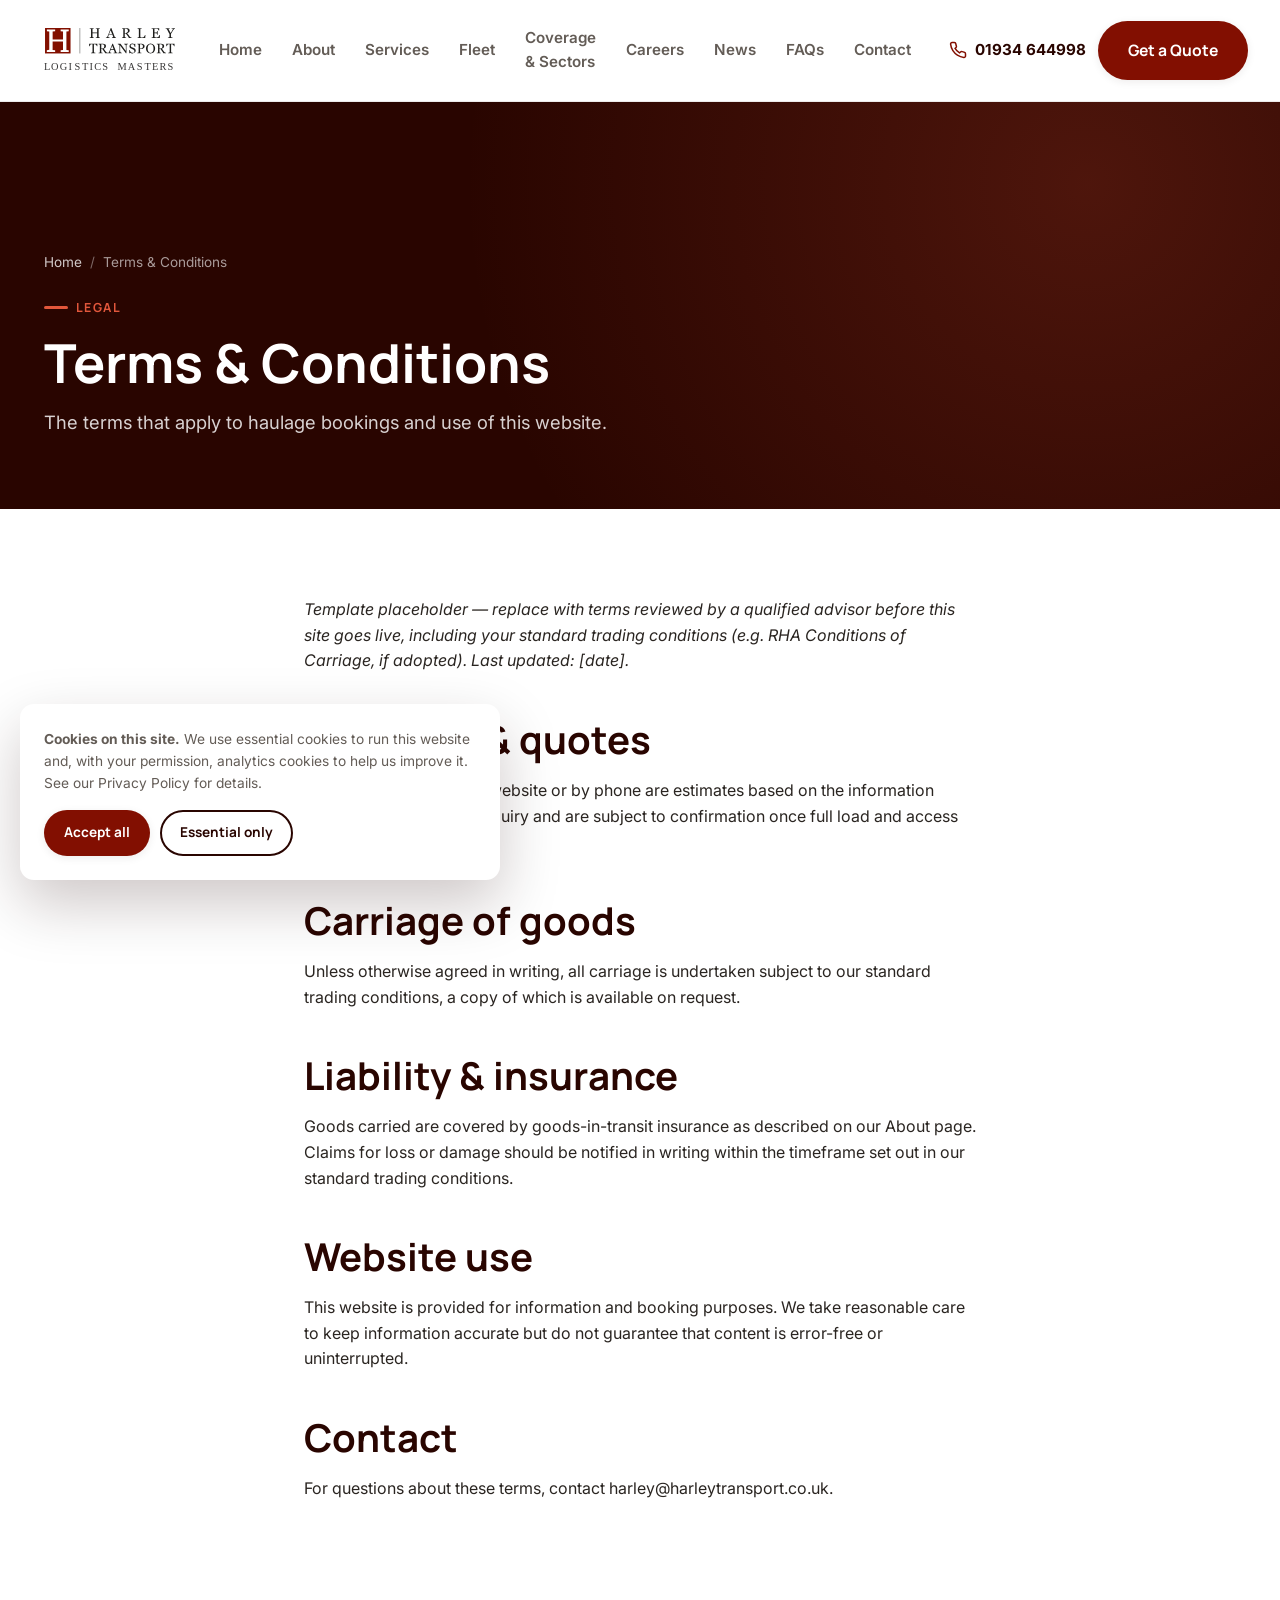
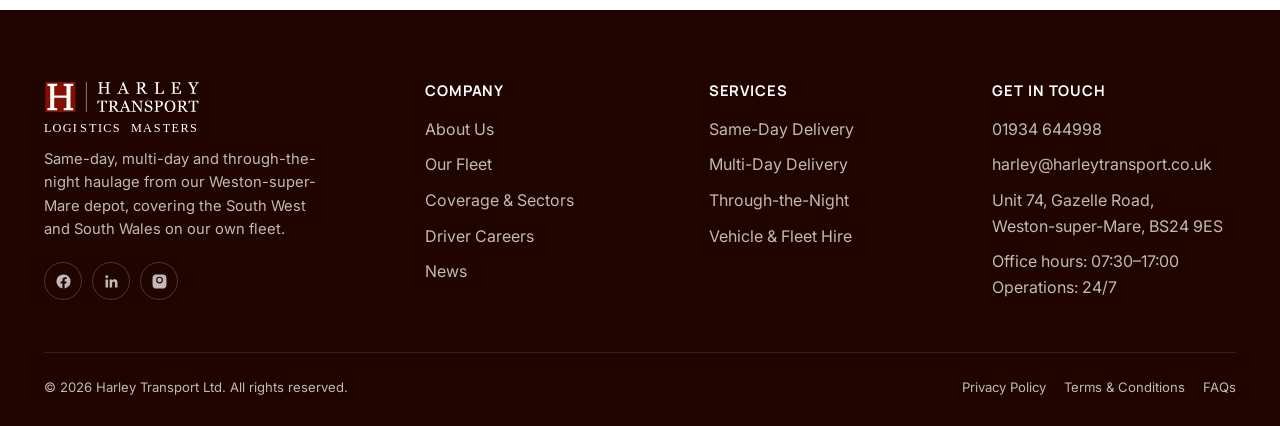
<file: terms-conditions.html>
<!DOCTYPE html>
<html lang="en-GB">
<head>
<meta charset="UTF-8">
<meta name="viewport" content="width=device-width, initial-scale=1.0">
<title>Terms &amp; Conditions | Harley Transport</title>
<meta name="description" content="Terms and conditions for haulage bookings and use of the Harley Transport website.">
<link rel="canonical" href="https://www.harleytransport.co.uk/terms-conditions.html">
<meta property="og:type" content="website">
<meta property="og:site_name" content="Harley Transport">
<meta property="og:title" content="Terms &amp; Conditions | Harley Transport">
<meta property="og:description" content="Terms and conditions for haulage bookings and use of the Harley Transport website.">
<meta property="og:url" content="https://www.harleytransport.co.uk/terms-conditions.html">
<meta property="og:image" content="https://www.harleytransport.co.uk/assets/images/og-default.jpg">
<meta name="twitter:card" content="summary_large_image">
<meta name="theme-color" content="#290500">
<link rel="icon" href="assets/images/favicon.ico" sizes="any">
<link rel="apple-touch-icon" href="assets/images/apple-touch-icon.png">
<link rel="manifest" href="site.webmanifest">
<link rel="preconnect" href="https://fonts.googleapis.com">
<link rel="preconnect" href="https://fonts.gstatic.com" crossorigin>
<link href="https://fonts.googleapis.com/css2?family=Inter:wght@400;500;600;700;800&family=Manrope:wght@600;700;800&display=swap" rel="stylesheet">
<link rel="stylesheet" href="assets/css/style.css">
<!-- Google Tag Manager — replace GTM-XXXXXXX with the real container ID, then uncomment.
<script>(function(w,d,s,l,i){w[l]=w[l]||[];w[l].push({'gtm.start':
new Date().getTime(),event:'gtm.js'});var f=d.getElementsByTagName(s)[0],
j=d.createElement(s),dl=l!='dataLayer'?'&l='+l:'';j.async=true;j.src=
'https://www.googletagmanager.com/gtm.js?id='+i+dl;f.parentNode.insertBefore(j,f);
})(window,document,'script','dataLayer','GTM-XXXXXXX');</script>
-->
<script type="application/ld+json">
{
  "@context": "https://schema.org",
  "@type": "BreadcrumbList",
  "itemListElement": [
    {
      "@type": "ListItem",
      "position": 1,
      "name": "Home",
      "item": "https://www.harleytransport.co.uk/"
    },
    {
      "@type": "ListItem",
      "position": 2,
      "name": "Terms & Conditions",
      "item": "https://www.harleytransport.co.uk/terms-conditions.html"
    }
  ]
}
</script>
</head>
<body>
<a class="skip-link" href="#main">Skip to main content</a>
<header class="site-header">
  <div class="header-inner">
    <a href="index.html" class="brand"><img src="assets/images/logo.svg" alt="Harley Transport" height="44"></a>
    <nav class="main-nav" aria-label="Primary">
      <a href="index.html">Home</a>
      <a href="about.html">About</a>
      <a href="services.html">Services</a>
      <a href="fleet.html">Fleet</a>
      <a href="coverage-sectors.html">Coverage &amp; Sectors</a>
      <a href="careers.html">Careers</a>
      <a href="news.html">News</a>
      <a href="faq.html">FAQs</a>
      <a href="contact.html">Contact</a>
    </nav>
    <div class="header-cta">
      <a class="phone-link" href="tel:+441934644998">
        <svg viewBox="0 0 24 24" fill="none" stroke="currentColor" stroke-width="2"><path d="M22 16.92v3a2 2 0 0 1-2.18 2 19.79 19.79 0 0 1-8.63-3.07 19.5 19.5 0 0 1-6-6 19.79 19.79 0 0 1-3.07-8.67A2 2 0 0 1 4.11 2h3a2 2 0 0 1 2 1.72c.127.96.361 1.903.7 2.81a2 2 0 0 1-.45 2.11L8.09 9.91a16 16 0 0 0 6 6l1.27-1.27a2 2 0 0 1 2.11-.45c.907.339 1.85.573 2.81.7A2 2 0 0 1 22 16.92z"/></svg>
        01934 644998
      </a>
      <a href="quote.html" class="btn btn-primary">Get a Quote</a>
      <button class="nav-toggle" aria-label="Toggle menu" aria-expanded="false"><span></span><span></span><span></span></button>
    </div>
  </div>
</header>
<main id="main">
  <header class="page-header">
    <div class="container">
      <nav class="breadcrumbs" aria-label="Breadcrumb">
        <a href="index.html">Home</a><span aria-hidden="true">/</span><span>Terms &amp; Conditions</span>
      </nav>
      <p class="eyebrow">Legal</p>
      <h1>Terms &amp; Conditions</h1>
      <p class="lead">The terms that apply to haulage bookings and use of this website.</p>
    </div>
  </header>

  <section class="section">
    <div class="container article-body">
      <p><em>Template placeholder &mdash; replace with terms reviewed by a qualified advisor before this site goes live, including your standard trading conditions (e.g. RHA Conditions of Carriage, if adopted). Last updated: [date].</em></p>

      <h2>Bookings &amp; quotes</h2>
      <p>Quotes provided via this website or by phone are estimates based on the information supplied at the time of enquiry and are subject to confirmation once full load and access details are known.</p>

      <h2>Carriage of goods</h2>
      <p>Unless otherwise agreed in writing, all carriage is undertaken subject to our standard trading conditions, a copy of which is available on request.</p>

      <h2>Liability &amp; insurance</h2>
      <p>Goods carried are covered by goods-in-transit insurance as described on our About page. Claims for loss or damage should be notified in writing within the timeframe set out in our standard trading conditions.</p>

      <h2>Website use</h2>
      <p>This website is provided for information and booking purposes. We take reasonable care to keep information accurate but do not guarantee that content is error-free or uninterrupted.</p>

      <h2>Contact</h2>
      <p>For questions about these terms, contact <a href="mailto:harley@harleytransport.co.uk">harley@harleytransport.co.uk</a>.</p>
    </div>
  </section>
</main>

<footer class="site-footer">
  <div class="container">
    <div class="footer-grid">
      <div class="footer-brand">
        <a href="index.html" class="brand"><img src="assets/images/logo-light.svg" alt="Harley Transport" height="52"></a>
        <p>Same-day, multi-day and through-the-night haulage from our Weston-super-Mare depot, covering the South West and South Wales on our own fleet.</p>
        <div class="social-row">
          <a href="https://www.facebook.com/" aria-label="Harley Transport on Facebook" target="_blank" rel="noopener"><svg viewBox="0 0 24 24" fill="currentColor"><path d="M22 12a10 10 0 1 0-11.56 9.88v-7H7.9V12h2.54V9.8c0-2.5 1.49-3.89 3.78-3.89 1.1 0 2.24.2 2.24.2v2.46h-1.26c-1.24 0-1.63.77-1.63 1.56V12h2.78l-.44 2.88h-2.34v7A10 10 0 0 0 22 12Z"/></svg></a>
          <a href="https://www.linkedin.com/" aria-label="Harley Transport on LinkedIn" target="_blank" rel="noopener"><svg viewBox="0 0 24 24" fill="currentColor"><path d="M20.45 20.45h-3.56v-5.57c0-1.33-.02-3.04-1.85-3.04-1.86 0-2.14 1.45-2.14 2.94v5.67H9.34V9h3.41v1.56h.05c.48-.9 1.64-1.85 3.37-1.85 3.6 0 4.27 2.37 4.27 5.45v6.29ZM5.34 7.43a2.07 2.07 0 1 1 0-4.14 2.07 2.07 0 0 1 0 4.14ZM7.12 20.45H3.56V9h3.56v11.45Z"/></svg></a>
          <a href="https://www.instagram.com/" aria-label="Harley Transport on Instagram" target="_blank" rel="noopener"><svg viewBox="0 0 24 24" fill="currentColor"><path d="M12 2.2c3.2 0 3.58.01 4.85.07 1.17.05 1.8.24 2.22.4.56.22.96.48 1.38.9.42.42.68.82.9 1.38.16.42.35 1.05.4 2.22.06 1.27.07 1.65.07 4.85s-.01 3.58-.07 4.85c-.05 1.17-.24 1.8-.4 2.22-.22.56-.48.96-.9 1.38-.42.42-.82.68-1.38.9-.42.16-1.05.35-2.22.4-1.27.06-1.65.07-4.85.07s-3.58-.01-4.85-.07c-1.17-.05-1.8-.24-2.22-.4a3.75 3.75 0 0 1-1.38-.9 3.75 3.75 0 0 1-.9-1.38c-.16-.42-.35-1.05-.4-2.22-.06-1.27-.07-1.65-.07-4.85s.01-3.58.07-4.85c.05-1.17.24-1.8.4-2.22.22-.56.48-.96.9-1.38.42-.42.82-.68 1.38-.9.42-.16 1.05-.35 2.22-.4C8.42 2.21 8.8 2.2 12 2.2Zm0 3a4.8 4.8 0 1 0 0 9.6 4.8 4.8 0 0 0 0-9.6Zm0 7.92a3.12 3.12 0 1 1 0-6.24 3.12 3.12 0 0 1 0 6.24Zm5.4-8.1a1.12 1.12 0 1 1-2.25 0 1.12 1.12 0 0 1 2.25 0Z"/></svg></a>
        </div>
      </div>
      <div>
        <h2>Company</h2>
        <ul>
          <li><a href="about.html">About Us</a></li>
          <li><a href="fleet.html">Our Fleet</a></li>
          <li><a href="coverage-sectors.html">Coverage &amp; Sectors</a></li>
          <li><a href="careers.html">Driver Careers</a></li>
          <li><a href="news.html">News</a></li>
        </ul>
      </div>
      <div>
        <h2>Services</h2>
        <ul>
          <li><a href="services.html#same-day">Same-Day Delivery</a></li>
          <li><a href="services.html#multi-day">Multi-Day Delivery</a></li>
          <li><a href="services.html#through-the-night">Through-the-Night</a></li>
          <li><a href="services.html#fleet-hire">Vehicle &amp; Fleet Hire</a></li>
        </ul>
      </div>
      <div>
        <h2>Get In Touch</h2>
        <ul>
          <li><a href="tel:+441934644998">01934 644998</a></li>
          <li><a href="mailto:harley@harleytransport.co.uk">harley@harleytransport.co.uk</a></li>
          <li>Unit 74, Gazelle Road,<br>Weston-super-Mare, BS24 9ES</li>
          <li>Office hours: 07:30&ndash;17:00<br>Operations: 24/7</li>
        </ul>
      </div>
    </div>
    <div class="footer-bottom">
      <p>&copy; <span data-current-year>2026</span> Harley Transport Ltd. All rights reserved.</p>
      <ul>
        <li><a href="privacy-policy.html">Privacy Policy</a></li>
        <li><a href="terms-conditions.html">Terms &amp; Conditions</a></li>
        <li><a href="faq.html">FAQs</a></li>
      </ul>
    </div>
  </div>
</footer>

<div class="sticky-mobile-cta">
  <a class="call" href="tel:+441934644998"><svg viewBox="0 0 24 24" fill="none" stroke="currentColor" stroke-width="2"><path d="M22 16.92v3a2 2 0 0 1-2.18 2 19.79 19.79 0 0 1-8.63-3.07 19.5 19.5 0 0 1-6-6 19.79 19.79 0 0 1-3.07-8.67A2 2 0 0 1 4.11 2h3a2 2 0 0 1 2 1.72c.127.96.361 1.903.7 2.81a2 2 0 0 1-.45 2.11L8.09 9.91a16 16 0 0 0 6 6l1.27-1.27a2 2 0 0 1 2.11-.45c.907.339 1.85.573 2.81.7A2 2 0 0 1 22 16.92z"/></svg> Call Now</a>
  <a class="quote" href="quote.html"><svg viewBox="0 0 24 24" fill="none" stroke="currentColor" stroke-width="2"><path d="M5 12h14M12 5l7 7-7 7"/></svg> Get a Quote</a>
</div>

<button class="back-to-top" aria-label="Back to top"><svg viewBox="0 0 24 24" fill="none" stroke="currentColor" stroke-width="2.2"><path d="M12 19V5M5 12l7-7 7 7"/></svg></button>

<div class="cookie-banner" data-cookie-banner role="dialog" aria-label="Cookie notice">
  <p><strong>Cookies on this site.</strong> We use essential cookies to run this website and, with your permission, analytics cookies to help us improve it. See our <a href="privacy-policy.html">Privacy Policy</a> for details.</p>
  <div class="cookie-actions">
    <button class="btn btn-primary" data-cookie-choice="accepted">Accept all</button>
    <button class="btn btn-outline" data-cookie-choice="essential">Essential only</button>
  </div>
</div>

<script src="assets/js/main.js"></script>
</body>
</html>
</file>
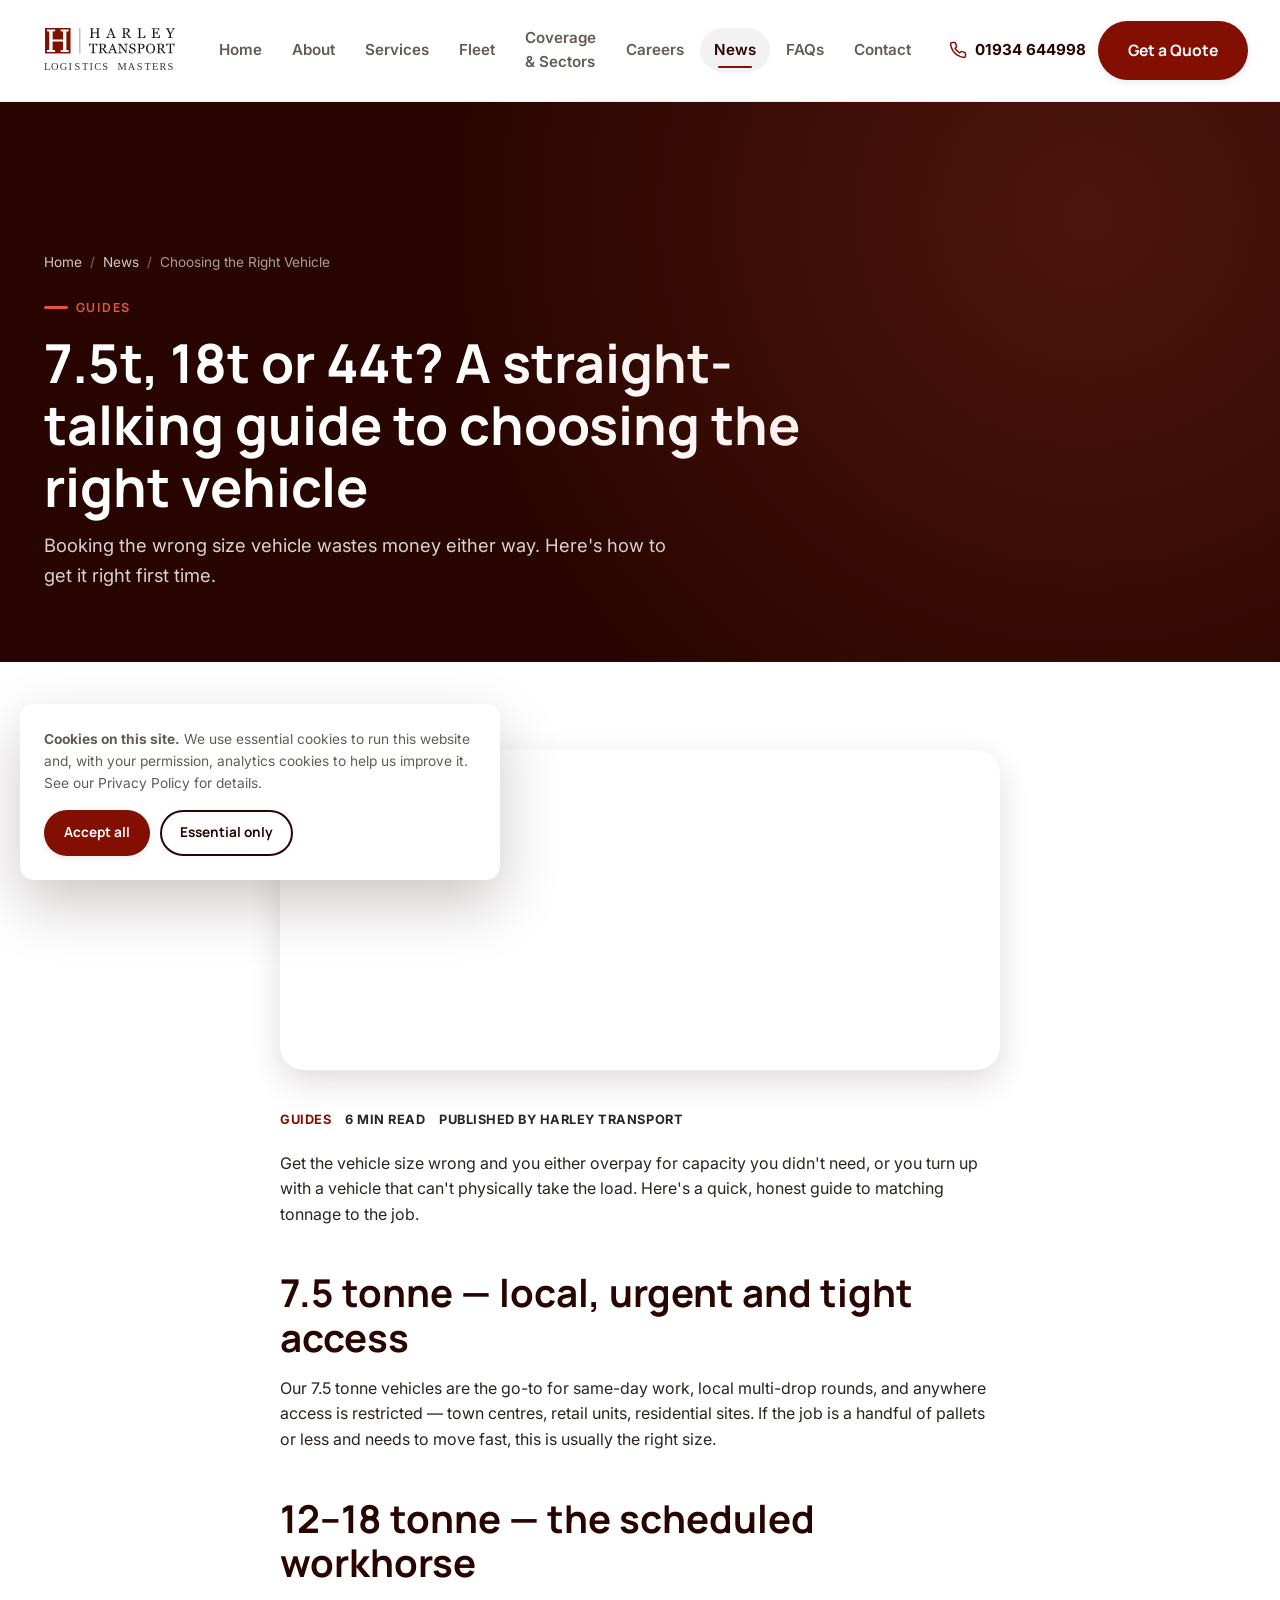
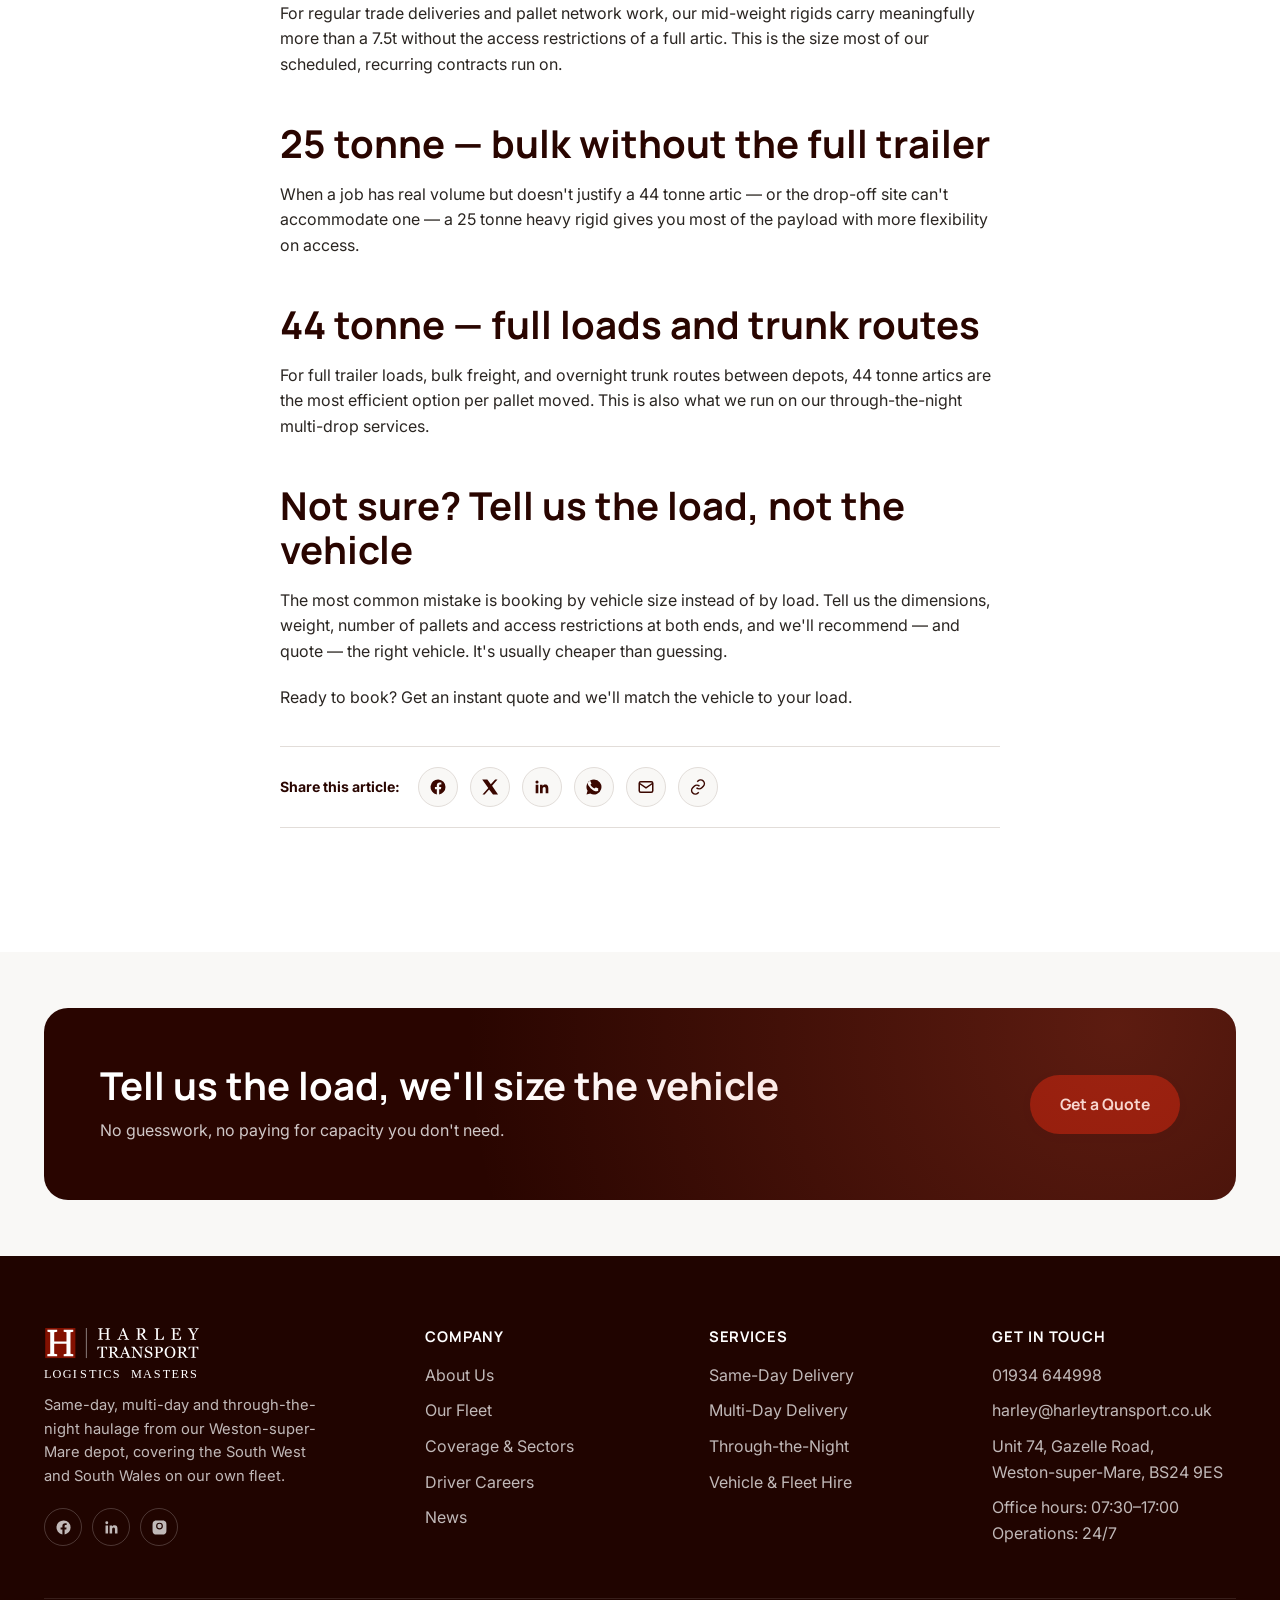
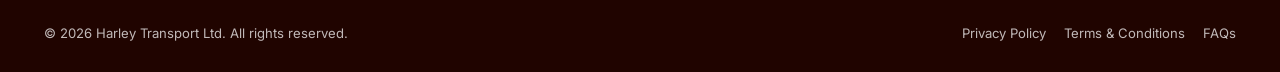
<file: news/choosing-right-vehicle-size-guide.html>
<!DOCTYPE html>
<html lang="en-GB">
<head>
<meta charset="UTF-8">
<meta name="viewport" content="width=device-width, initial-scale=1.0">
<title>Choosing the Right Vehicle Size: 7.5t vs 18t vs 44t | Harley Transport</title>
<meta name="description" content="A practical guide to choosing between 7.5, 18, 25 and 44 tonne vehicles for your haulage job, from Harley Transport.">
<link rel="canonical" href="https://www.harleytransport.co.uk/news/choosing-right-vehicle-size-guide.html">
<meta property="og:type" content="website">
<meta property="og:site_name" content="Harley Transport">
<meta property="og:title" content="Choosing the Right Vehicle Size: 7.5t vs 18t vs 44t | Harley Transport">
<meta property="og:description" content="A practical guide to choosing between 7.5, 18, 25 and 44 tonne vehicles for your haulage job, from Harley Transport.">
<meta property="og:url" content="https://www.harleytransport.co.uk/news/choosing-right-vehicle-size-guide.html">
<meta property="og:image" content="https://www.harleytransport.co.uk/assets/images/og-default.jpg">
<meta name="twitter:card" content="summary_large_image">
<meta name="theme-color" content="#290500">
<link rel="icon" href="../assets/images/favicon.ico" sizes="any">
<link rel="apple-touch-icon" href="../assets/images/apple-touch-icon.png">
<link rel="manifest" href="../site.webmanifest">
<link rel="preconnect" href="https://fonts.googleapis.com">
<link rel="preconnect" href="https://fonts.gstatic.com" crossorigin>
<link href="https://fonts.googleapis.com/css2?family=Inter:wght@400;500;600;700;800&family=Manrope:wght@600;700;800&display=swap" rel="stylesheet">
<link rel="stylesheet" href="../assets/css/style.css">
<script type="application/ld+json">
{
  "@context": "https://schema.org",
  "@type": "Article",
  "headline": "7.5t, 18t or 44t? A straight-talking guide to choosing the right vehicle",
  "description": "A practical guide to choosing the right vehicle tonnage for a haulage job.",
  "datePublished": "2026-02-03",
  "author": {"@type": "Organization", "name": "Harley Transport"},
  "publisher": {"@type": "Organization", "name": "Harley Transport", "logo": {"@type": "ImageObject", "url": "https://www.harleytransport.co.uk/assets/images/favicon-512.png"}},
  "mainEntityOfPage": "https://www.harleytransport.co.uk/news/choosing-right-vehicle-size-guide.html"
}
</script>
<!-- Google Tag Manager — replace GTM-XXXXXXX with the real container ID, then uncomment.
<script>(function(w,d,s,l,i){w[l]=w[l]||[];w[l].push({'gtm.start':
new Date().getTime(),event:'gtm.js'});var f=d.getElementsByTagName(s)[0],
j=d.createElement(s),dl=l!='dataLayer'?'&l='+l:'';j.async=true;j.src=
'https://www.googletagmanager.com/gtm.js?id='+i+dl;f.parentNode.insertBefore(j,f);
})(window,document,'script','dataLayer','GTM-XXXXXXX');</script>
-->
<script type="application/ld+json">
{
  "@context": "https://schema.org",
  "@type": "BreadcrumbList",
  "itemListElement": [
    {
      "@type": "ListItem",
      "position": 1,
      "name": "Home",
      "item": "https://www.harleytransport.co.uk/"
    },
    {
      "@type": "ListItem",
      "position": 2,
      "name": "News",
      "item": "https://www.harleytransport.co.uk/news.html"
    },
    {
      "@type": "ListItem",
      "position": 3,
      "name": "Choosing the Right Vehicle",
      "item": "https://www.harleytransport.co.uk/news/choosing-right-vehicle-size-guide.html"
    }
  ]
}
</script>
</head>
<body>
<a class="skip-link" href="#main">Skip to main content</a>
<header class="site-header">
  <div class="header-inner">
    <a href="../index.html" class="brand"><img src="../assets/images/logo.svg" alt="Harley Transport" height="44"></a>
    <nav class="main-nav" aria-label="Primary">
      <a href="../index.html">Home</a>
      <a href="../about.html">About</a>
      <a href="../services.html">Services</a>
      <a href="../fleet.html">Fleet</a>
      <a href="../coverage-sectors.html">Coverage &amp; Sectors</a>
      <a href="../careers.html">Careers</a>
      <a href="../news.html" class="active">News</a>
      <a href="../faq.html">FAQs</a>
      <a href="../contact.html">Contact</a>
    </nav>
    <div class="header-cta">
      <a class="phone-link" href="tel:+441934644998">
        <svg viewBox="0 0 24 24" fill="none" stroke="currentColor" stroke-width="2"><path d="M22 16.92v3a2 2 0 0 1-2.18 2 19.79 19.79 0 0 1-8.63-3.07 19.5 19.5 0 0 1-6-6 19.79 19.79 0 0 1-3.07-8.67A2 2 0 0 1 4.11 2h3a2 2 0 0 1 2 1.72c.127.96.361 1.903.7 2.81a2 2 0 0 1-.45 2.11L8.09 9.91a16 16 0 0 0 6 6l1.27-1.27a2 2 0 0 1 2.11-.45c.907.339 1.85.573 2.81.7A2 2 0 0 1 22 16.92z"/></svg>
        01934 644998
      </a>
      <a href="../quote.html" class="btn btn-primary">Get a Quote</a>
      <button class="nav-toggle" aria-label="Toggle menu" aria-expanded="false"><span></span><span></span><span></span></button>
    </div>
  </div>
</header>
<main id="main">
  <header class="page-header">
    <div class="container">
      <nav class="breadcrumbs" aria-label="Breadcrumb">
        <a href="../index.html">Home</a><span aria-hidden="true">/</span><a href="../news.html">News</a><span aria-hidden="true">/</span><span>Choosing the Right Vehicle</span>
      </nav>
      <p class="eyebrow">Guides</p>
      <h1>7.5t, 18t or 44t? A straight-talking guide to choosing the right vehicle</h1>
      <p class="lead">Booking the wrong size vehicle wastes money either way. Here's how to get it right first time.</p>
    </div>
  </header>

  <section class="section">
    <div class="container">
      <article class="article-body">
        <div class="article-header-media"><div class="post-media"></div></div>
        <p class="post-meta"><span class="cat">Guides</span><span>6 min read</span><span>Published by Harley Transport</span></p>

        <p>Get the vehicle size wrong and you either overpay for capacity you didn't need, or you turn up with a vehicle that can't physically take the load. Here's a quick, honest guide to matching tonnage to the job.</p>

        <h2>7.5 tonne &mdash; local, urgent and tight access</h2>
        <p>Our 7.5 tonne vehicles are the go-to for same-day work, local multi-drop rounds, and anywhere access is restricted &mdash; town centres, retail units, residential sites. If the job is a handful of pallets or less and needs to move fast, this is usually the right size.</p>

        <h2>12&ndash;18 tonne &mdash; the scheduled workhorse</h2>
        <p>For regular trade deliveries and pallet network work, our mid-weight rigids carry meaningfully more than a 7.5t without the access restrictions of a full artic. This is the size most of our scheduled, recurring contracts run on.</p>

        <h2>25 tonne &mdash; bulk without the full trailer</h2>
        <p>When a job has real volume but doesn't justify a 44 tonne artic &mdash; or the drop-off site can't accommodate one &mdash; a 25 tonne heavy rigid gives you most of the payload with more flexibility on access.</p>

        <h2>44 tonne &mdash; full loads and trunk routes</h2>
        <p>For full trailer loads, bulk freight, and overnight trunk routes between depots, 44 tonne artics are the most efficient option per pallet moved. This is also what we run on our through-the-night multi-drop services.</p>

        <h2>Not sure? Tell us the load, not the vehicle</h2>
        <p>The most common mistake is booking by vehicle size instead of by load. Tell us the dimensions, weight, number of pallets and access restrictions at both ends, and we'll recommend &mdash; and quote &mdash; the right vehicle. It's usually cheaper than guessing.</p>

        <p>Ready to book? <a href="../quote.html">Get an instant quote</a> and we'll match the vehicle to your load.</p>

        
      <div class="share-bar">
        <span class="share-label">Share this article:</span>
        <button class="share-btn" data-share="facebook" aria-label="Share on Facebook"><svg viewBox="0 0 24 24" fill="currentColor"><path d="M22 12a10 10 0 1 0-11.56 9.88v-7H7.9V12h2.54V9.8c0-2.5 1.49-3.89 3.78-3.89 1.1 0 2.24.2 2.24.2v2.46h-1.26c-1.24 0-1.63.77-1.63 1.56V12h2.78l-.44 2.88h-2.34v7A10 10 0 0 0 22 12Z"/></svg></button>
        <button class="share-btn" data-share="x" aria-label="Share on X"><svg viewBox="0 0 24 24" fill="currentColor"><path d="M18.9 2H22l-7.2 8.2L22.7 22H16l-5.2-6.8L4.8 22H2l7.7-8.8L1.6 2h6.8l4.7 6.2Z"/></svg></button>
        <button class="share-btn" data-share="linkedin" aria-label="Share on LinkedIn"><svg viewBox="0 0 24 24" fill="currentColor"><path d="M20.45 20.45h-3.56v-5.57c0-1.33-.02-3.04-1.85-3.04-1.86 0-2.14 1.45-2.14 2.94v5.67H9.34V9h3.41v1.56h.05c.48-.9 1.64-1.85 3.37-1.85 3.6 0 4.27 2.37 4.27 5.45v6.29ZM5.34 7.43a2.07 2.07 0 1 1 0-4.14 2.07 2.07 0 0 1 0 4.14ZM7.12 20.45H3.56V9h3.56v11.45Z"/></svg></button>
        <button class="share-btn" data-share="whatsapp" aria-label="Share on WhatsApp"><svg viewBox="0 0 24 24" fill="currentColor"><path d="M12 2a10 10 0 0 0-8.6 15.1L2 22l5-1.3A10 10 0 1 0 12 2Zm5.8 14.2c-.3.7-1.6 1.4-2.2 1.5-.6.1-1.3.2-4.3-1.2-3.6-1.7-5.9-5.4-6.1-5.7-.2-.3-1.4-1.9-1.4-3.6s.9-2.5 1.2-2.9c.3-.3.7-.4 1-.4h.7c.2 0 .5 0 .7.6.3.7 1 2.3 1 2.5.1.2.1.4 0 .6-.1.2-.2.3-.4.5l-.5.6c-.2.2-.3.4-.1.7.2.3 1 1.5 2.1 2.5 1.4 1.3 2.6 1.7 3 1.9.3.1.5.1.7-.1l.9-1c.2-.3.4-.2.7-.1l2.2 1c.3.1.5.2.6.4.1.2.1.9-.2 1.6Z"/></svg></button>
        <button class="share-btn" data-share="email" aria-label="Share by email"><svg viewBox="0 0 24 24" fill="none" stroke="currentColor" stroke-width="2"><rect x="3" y="5" width="18" height="14" rx="2"/><path d="m3 7 9 6 9-6"/></svg></button>
        <button class="share-btn" data-share="copy" aria-label="Copy link"><svg viewBox="0 0 24 24" fill="none" stroke="currentColor" stroke-width="2"><path d="M10 13a5 5 0 0 0 7.07 0l2-2a5 5 0 0 0-7.07-7.07l-1 1"/><path d="M14 11a5 5 0 0 0-7.07 0l-2 2a5 5 0 0 0 7.07 7.07l1-1"/></svg></button>
      </div>
      </article>
    </div>
  </section>

  <section class="section-sm bg-off">
    <div class="container">
      <div class="cta-band" data-reveal style="background:var(--navy-900)">
        <div>
          <h2>Tell us the load, we'll size the vehicle</h2>
          <p>No guesswork, no paying for capacity you don't need.</p>
        </div>
        <div class="cta-actions"><a href="../quote.html" class="btn btn-primary">Get a Quote</a></div>
      </div>
    </div>
  </section>
</main>

<footer class="site-footer">
  <div class="container">
    <div class="footer-grid">
      <div class="footer-brand">
        <a href="../index.html" class="brand"><img src="../assets/images/logo-light.svg" alt="Harley Transport" height="52"></a>
        <p>Same-day, multi-day and through-the-night haulage from our Weston-super-Mare depot, covering the South West and South Wales on our own fleet.</p>
        <div class="social-row">
          <a href="https://www.facebook.com/" aria-label="Harley Transport on Facebook" target="_blank" rel="noopener"><svg viewBox="0 0 24 24" fill="currentColor"><path d="M22 12a10 10 0 1 0-11.56 9.88v-7H7.9V12h2.54V9.8c0-2.5 1.49-3.89 3.78-3.89 1.1 0 2.24.2 2.24.2v2.46h-1.26c-1.24 0-1.63.77-1.63 1.56V12h2.78l-.44 2.88h-2.34v7A10 10 0 0 0 22 12Z"/></svg></a>
          <a href="https://www.linkedin.com/" aria-label="Harley Transport on LinkedIn" target="_blank" rel="noopener"><svg viewBox="0 0 24 24" fill="currentColor"><path d="M20.45 20.45h-3.56v-5.57c0-1.33-.02-3.04-1.85-3.04-1.86 0-2.14 1.45-2.14 2.94v5.67H9.34V9h3.41v1.56h.05c.48-.9 1.64-1.85 3.37-1.85 3.6 0 4.27 2.37 4.27 5.45v6.29ZM5.34 7.43a2.07 2.07 0 1 1 0-4.14 2.07 2.07 0 0 1 0 4.14ZM7.12 20.45H3.56V9h3.56v11.45Z"/></svg></a>
          <a href="https://www.instagram.com/" aria-label="Harley Transport on Instagram" target="_blank" rel="noopener"><svg viewBox="0 0 24 24" fill="currentColor"><path d="M12 2.2c3.2 0 3.58.01 4.85.07 1.17.05 1.8.24 2.22.4.56.22.96.48 1.38.9.42.42.68.82.9 1.38.16.42.35 1.05.4 2.22.06 1.27.07 1.65.07 4.85s-.01 3.58-.07 4.85c-.05 1.17-.24 1.8-.4 2.22-.22.56-.48.96-.9 1.38-.42.42-.82.68-1.38.9-.42.16-1.05.35-2.22.4-1.27.06-1.65.07-4.85.07s-3.58-.01-4.85-.07c-1.17-.05-1.8-.24-2.22-.4a3.75 3.75 0 0 1-1.38-.9 3.75 3.75 0 0 1-.9-1.38c-.16-.42-.35-1.05-.4-2.22-.06-1.27-.07-1.65-.07-4.85s.01-3.58.07-4.85c.05-1.17.24-1.8.4-2.22.22-.56.48-.96.9-1.38.42-.42.82-.68 1.38-.9.42-.16 1.05-.35 2.22-.4C8.42 2.21 8.8 2.2 12 2.2Zm0 3a4.8 4.8 0 1 0 0 9.6 4.8 4.8 0 0 0 0-9.6Zm0 7.92a3.12 3.12 0 1 1 0-6.24 3.12 3.12 0 0 1 0 6.24Zm5.4-8.1a1.12 1.12 0 1 1-2.25 0 1.12 1.12 0 0 1 2.25 0Z"/></svg></a>
        </div>
      </div>
      <div>
        <h2>Company</h2>
        <ul>
          <li><a href="../about.html">About Us</a></li>
          <li><a href="../fleet.html">Our Fleet</a></li>
          <li><a href="../coverage-sectors.html">Coverage &amp; Sectors</a></li>
          <li><a href="../careers.html">Driver Careers</a></li>
          <li><a href="../news.html">News</a></li>
        </ul>
      </div>
      <div>
        <h2>Services</h2>
        <ul>
          <li><a href="../services.html#same-day">Same-Day Delivery</a></li>
          <li><a href="../services.html#multi-day">Multi-Day Delivery</a></li>
          <li><a href="../services.html#through-the-night">Through-the-Night</a></li>
          <li><a href="../services.html#fleet-hire">Vehicle &amp; Fleet Hire</a></li>
        </ul>
      </div>
      <div>
        <h2>Get In Touch</h2>
        <ul>
          <li><a href="tel:+441934644998">01934 644998</a></li>
          <li><a href="mailto:harley@harleytransport.co.uk">harley@harleytransport.co.uk</a></li>
          <li>Unit 74, Gazelle Road,<br>Weston-super-Mare, BS24 9ES</li>
          <li>Office hours: 07:30&ndash;17:00<br>Operations: 24/7</li>
        </ul>
      </div>
    </div>
    <div class="footer-bottom">
      <p>&copy; <span data-current-year>2026</span> Harley Transport Ltd. All rights reserved.</p>
      <ul>
        <li><a href="../privacy-policy.html">Privacy Policy</a></li>
        <li><a href="../terms-conditions.html">Terms &amp; Conditions</a></li>
        <li><a href="../faq.html">FAQs</a></li>
      </ul>
    </div>
  </div>
</footer>

<div class="sticky-mobile-cta">
  <a class="call" href="tel:+441934644998"><svg viewBox="0 0 24 24" fill="none" stroke="currentColor" stroke-width="2"><path d="M22 16.92v3a2 2 0 0 1-2.18 2 19.79 19.79 0 0 1-8.63-3.07 19.5 19.5 0 0 1-6-6 19.79 19.79 0 0 1-3.07-8.67A2 2 0 0 1 4.11 2h3a2 2 0 0 1 2 1.72c.127.96.361 1.903.7 2.81a2 2 0 0 1-.45 2.11L8.09 9.91a16 16 0 0 0 6 6l1.27-1.27a2 2 0 0 1 2.11-.45c.907.339 1.85.573 2.81.7A2 2 0 0 1 22 16.92z"/></svg> Call Now</a>
  <a class="quote" href="../quote.html"><svg viewBox="0 0 24 24" fill="none" stroke="currentColor" stroke-width="2"><path d="M5 12h14M12 5l7 7-7 7"/></svg> Get a Quote</a>
</div>

<button class="back-to-top" aria-label="Back to top"><svg viewBox="0 0 24 24" fill="none" stroke="currentColor" stroke-width="2.2"><path d="M12 19V5M5 12l7-7 7 7"/></svg></button>

<div class="cookie-banner" data-cookie-banner role="dialog" aria-label="Cookie notice">
  <p><strong>Cookies on this site.</strong> We use essential cookies to run this website and, with your permission, analytics cookies to help us improve it. See our <a href="../privacy-policy.html">Privacy Policy</a> for details.</p>
  <div class="cookie-actions">
    <button class="btn btn-primary" data-cookie-choice="accepted">Accept all</button>
    <button class="btn btn-outline" data-cookie-choice="essential">Essential only</button>
  </div>
</div>

<script src="../assets/js/main.js"></script>
</body>
</html>
</file>
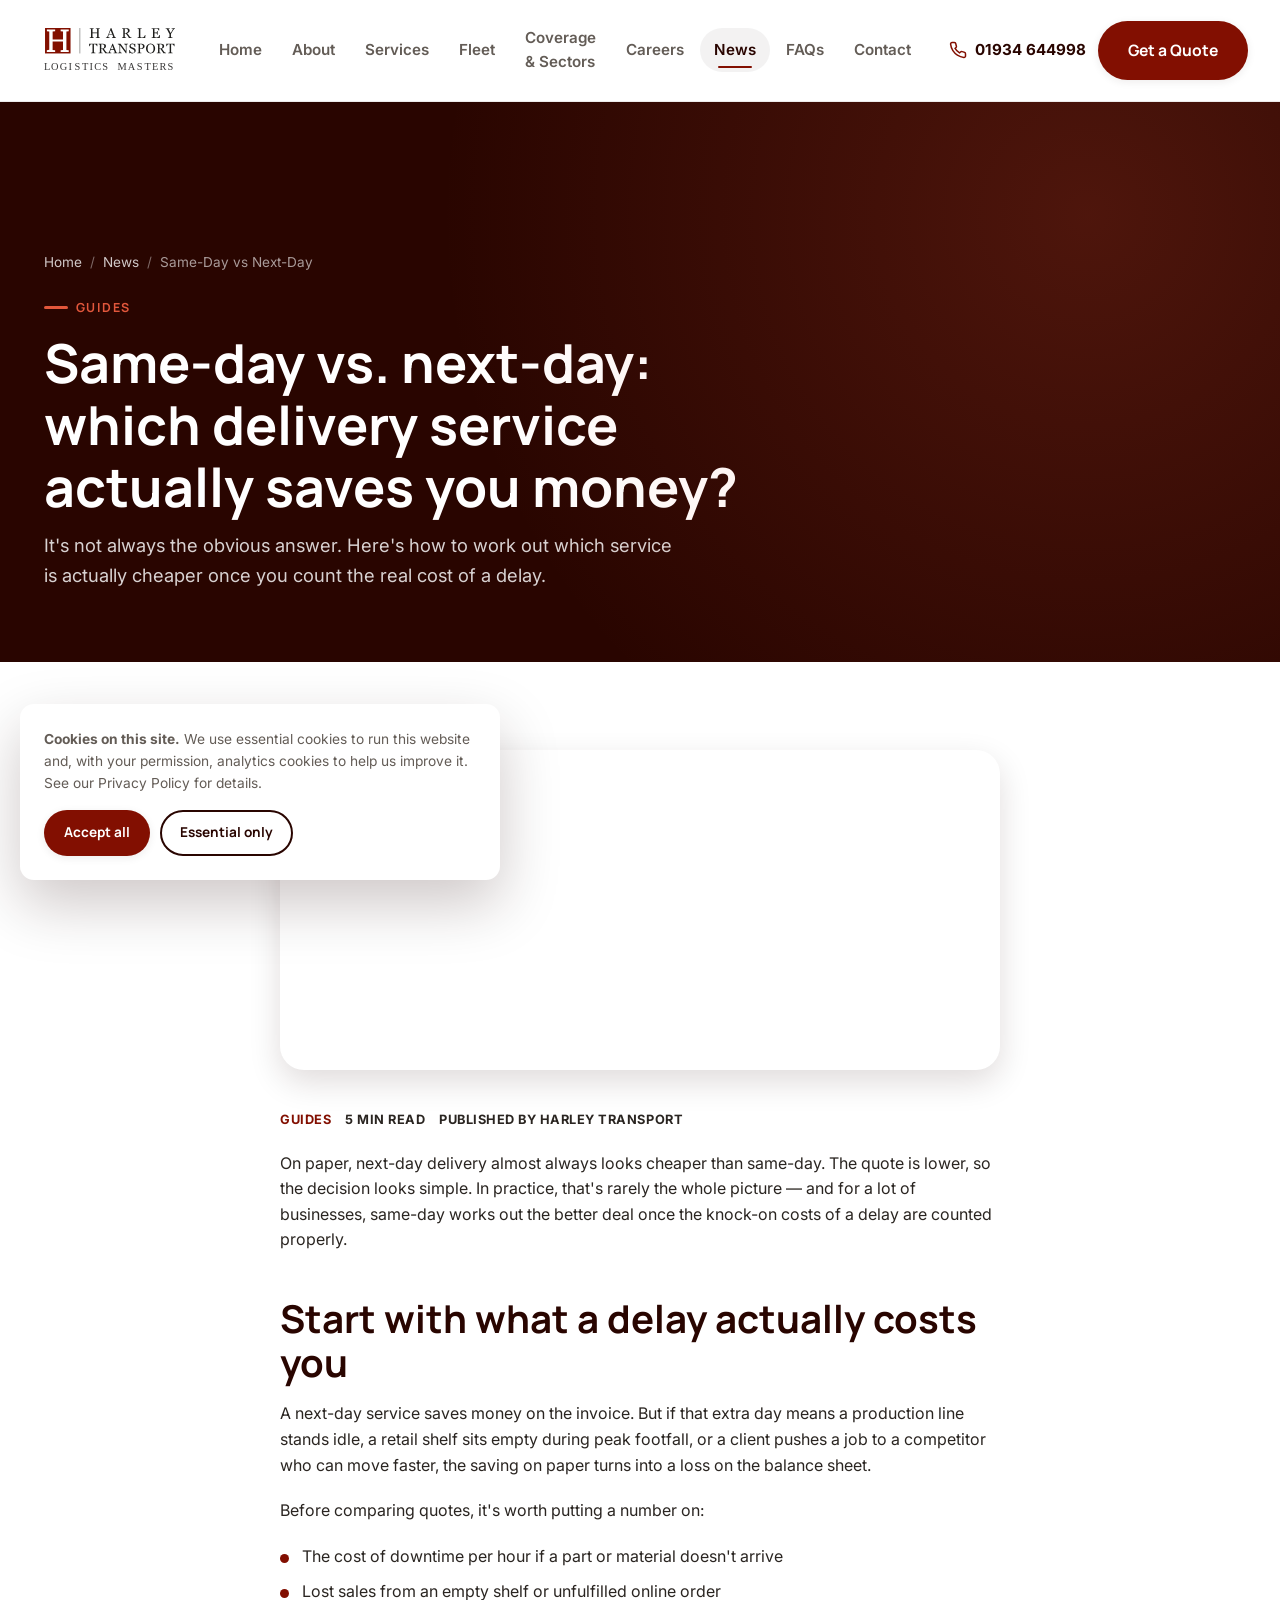
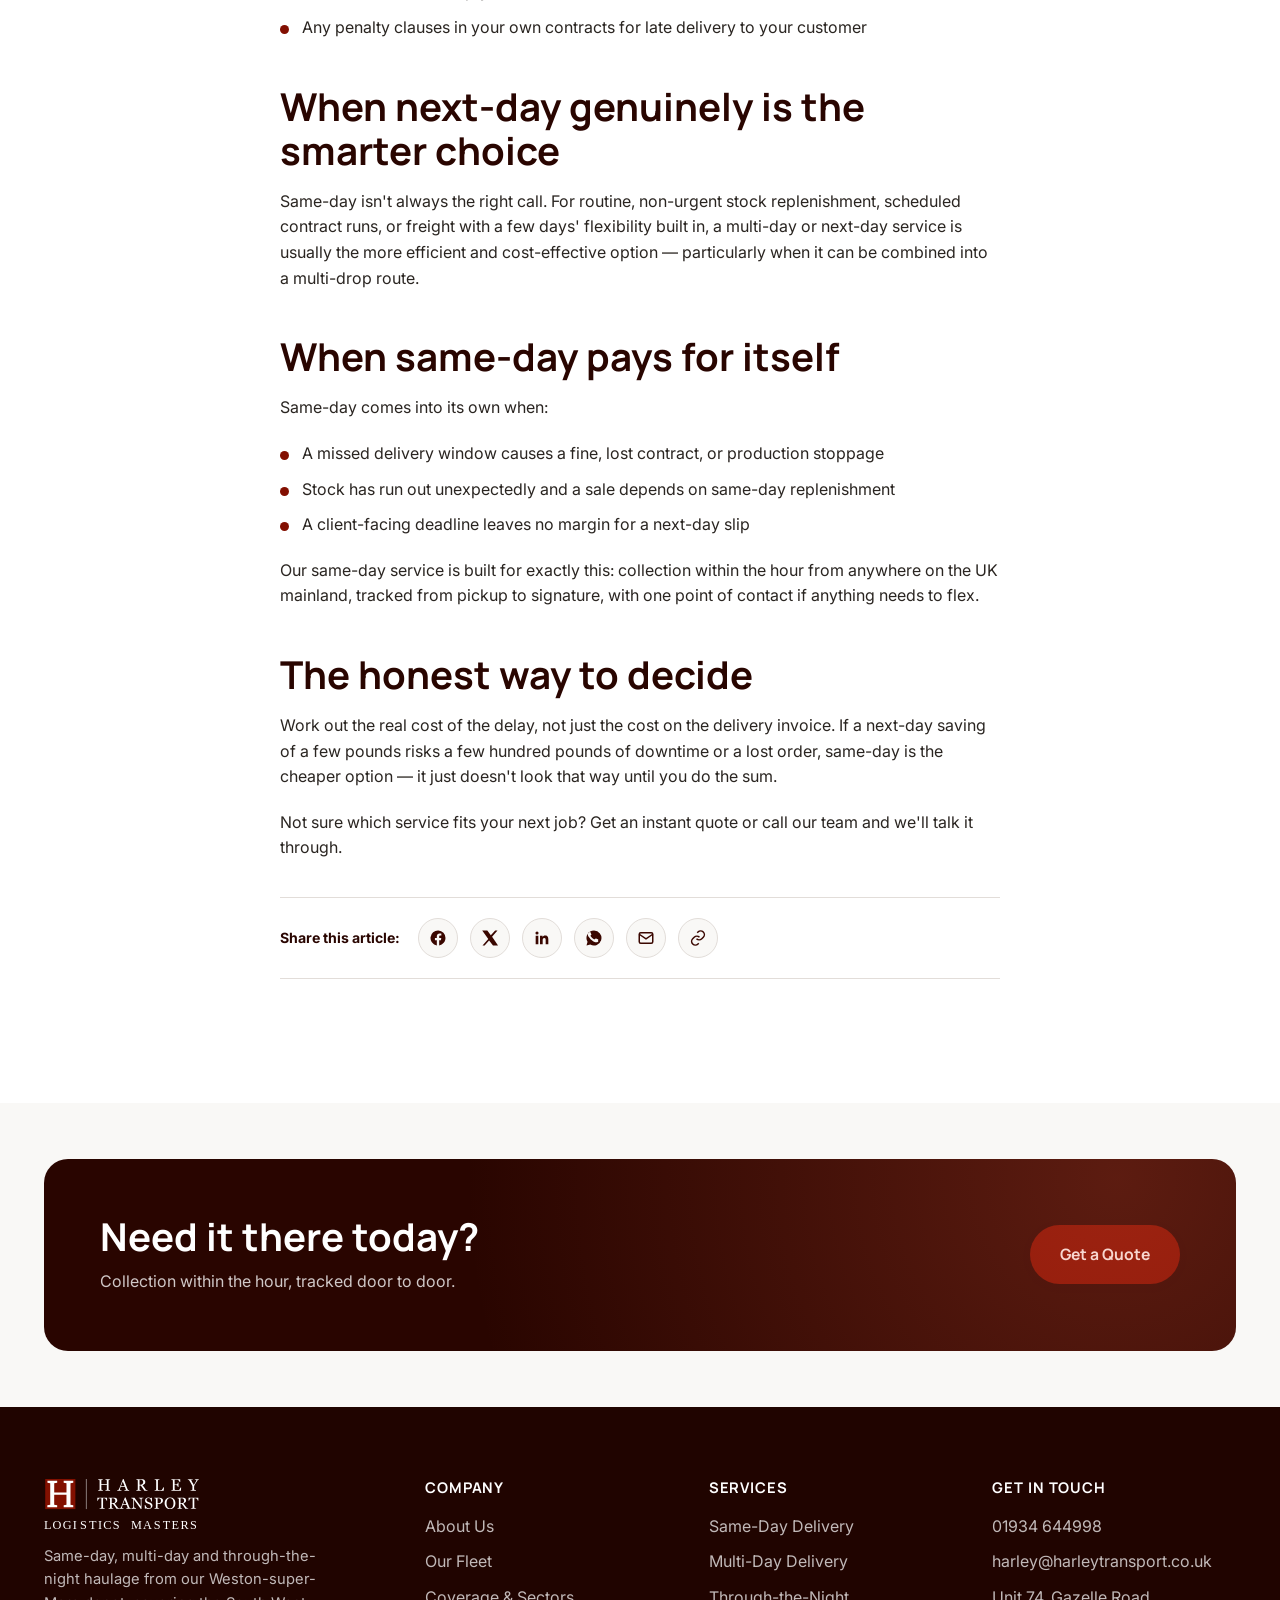
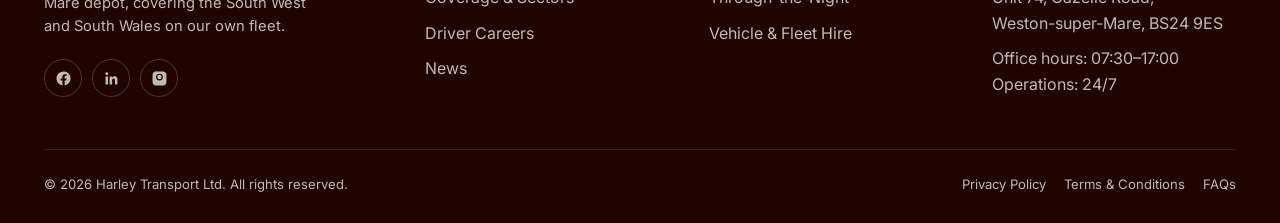
<file: news/same-day-vs-next-day-delivery.html>
<!DOCTYPE html>
<html lang="en-GB">
<head>
<meta charset="UTF-8">
<meta name="viewport" content="width=device-width, initial-scale=1.0">
<title>Same-Day vs Next-Day Delivery: Which Saves You Money? | Harley Transport</title>
<meta name="description" content="A straight-talking comparison of same-day and next-day delivery costs, and how to work out which service actually saves your business money.">
<link rel="canonical" href="https://www.harleytransport.co.uk/news/same-day-vs-next-day-delivery.html">
<meta property="og:type" content="website">
<meta property="og:site_name" content="Harley Transport">
<meta property="og:title" content="Same-Day vs Next-Day Delivery: Which Saves You Money? | Harley Transport">
<meta property="og:description" content="A straight-talking comparison of same-day and next-day delivery costs, and how to work out which service actually saves your business money.">
<meta property="og:url" content="https://www.harleytransport.co.uk/news/same-day-vs-next-day-delivery.html">
<meta property="og:image" content="https://www.harleytransport.co.uk/assets/images/og-default.jpg">
<meta name="twitter:card" content="summary_large_image">
<meta name="theme-color" content="#290500">
<link rel="icon" href="../assets/images/favicon.ico" sizes="any">
<link rel="apple-touch-icon" href="../assets/images/apple-touch-icon.png">
<link rel="manifest" href="../site.webmanifest">
<link rel="preconnect" href="https://fonts.googleapis.com">
<link rel="preconnect" href="https://fonts.gstatic.com" crossorigin>
<link href="https://fonts.googleapis.com/css2?family=Inter:wght@400;500;600;700;800&family=Manrope:wght@600;700;800&display=swap" rel="stylesheet">
<link rel="stylesheet" href="../assets/css/style.css">
<script type="application/ld+json">
{
  "@context": "https://schema.org",
  "@type": "Article",
  "headline": "Same-day vs. next-day: which delivery service actually saves you money?",
  "description": "A comparison of same-day and next-day delivery costs for businesses.",
  "datePublished": "2026-01-14",
  "author": {"@type": "Organization", "name": "Harley Transport"},
  "publisher": {"@type": "Organization", "name": "Harley Transport", "logo": {"@type": "ImageObject", "url": "https://www.harleytransport.co.uk/assets/images/favicon-512.png"}},
  "mainEntityOfPage": "https://www.harleytransport.co.uk/news/same-day-vs-next-day-delivery.html"
}
</script>
<!-- Google Tag Manager — replace GTM-XXXXXXX with the real container ID, then uncomment.
<script>(function(w,d,s,l,i){w[l]=w[l]||[];w[l].push({'gtm.start':
new Date().getTime(),event:'gtm.js'});var f=d.getElementsByTagName(s)[0],
j=d.createElement(s),dl=l!='dataLayer'?'&l='+l:'';j.async=true;j.src=
'https://www.googletagmanager.com/gtm.js?id='+i+dl;f.parentNode.insertBefore(j,f);
})(window,document,'script','dataLayer','GTM-XXXXXXX');</script>
-->
<script type="application/ld+json">
{
  "@context": "https://schema.org",
  "@type": "BreadcrumbList",
  "itemListElement": [
    {
      "@type": "ListItem",
      "position": 1,
      "name": "Home",
      "item": "https://www.harleytransport.co.uk/"
    },
    {
      "@type": "ListItem",
      "position": 2,
      "name": "News",
      "item": "https://www.harleytransport.co.uk/news.html"
    },
    {
      "@type": "ListItem",
      "position": 3,
      "name": "Same-Day vs Next-Day",
      "item": "https://www.harleytransport.co.uk/news/same-day-vs-next-day-delivery.html"
    }
  ]
}
</script>
</head>
<body>
<a class="skip-link" href="#main">Skip to main content</a>
<header class="site-header">
  <div class="header-inner">
    <a href="../index.html" class="brand"><img src="../assets/images/logo.svg" alt="Harley Transport" height="44"></a>
    <nav class="main-nav" aria-label="Primary">
      <a href="../index.html">Home</a>
      <a href="../about.html">About</a>
      <a href="../services.html">Services</a>
      <a href="../fleet.html">Fleet</a>
      <a href="../coverage-sectors.html">Coverage &amp; Sectors</a>
      <a href="../careers.html">Careers</a>
      <a href="../news.html" class="active">News</a>
      <a href="../faq.html">FAQs</a>
      <a href="../contact.html">Contact</a>
    </nav>
    <div class="header-cta">
      <a class="phone-link" href="tel:+441934644998">
        <svg viewBox="0 0 24 24" fill="none" stroke="currentColor" stroke-width="2"><path d="M22 16.92v3a2 2 0 0 1-2.18 2 19.79 19.79 0 0 1-8.63-3.07 19.5 19.5 0 0 1-6-6 19.79 19.79 0 0 1-3.07-8.67A2 2 0 0 1 4.11 2h3a2 2 0 0 1 2 1.72c.127.96.361 1.903.7 2.81a2 2 0 0 1-.45 2.11L8.09 9.91a16 16 0 0 0 6 6l1.27-1.27a2 2 0 0 1 2.11-.45c.907.339 1.85.573 2.81.7A2 2 0 0 1 22 16.92z"/></svg>
        01934 644998
      </a>
      <a href="../quote.html" class="btn btn-primary">Get a Quote</a>
      <button class="nav-toggle" aria-label="Toggle menu" aria-expanded="false"><span></span><span></span><span></span></button>
    </div>
  </div>
</header>
<main id="main">
  <header class="page-header">
    <div class="container">
      <nav class="breadcrumbs" aria-label="Breadcrumb">
        <a href="../index.html">Home</a><span aria-hidden="true">/</span><a href="../news.html">News</a><span aria-hidden="true">/</span><span>Same-Day vs Next-Day</span>
      </nav>
      <p class="eyebrow">Guides</p>
      <h1>Same-day vs. next-day: which delivery service actually saves you money?</h1>
      <p class="lead">It's not always the obvious answer. Here's how to work out which service is actually cheaper once you count the real cost of a delay.</p>
    </div>
  </header>

  <section class="section">
    <div class="container">
      <article class="article-body">
        <div class="article-header-media"><div class="post-media"></div></div>
        <p class="post-meta"><span class="cat">Guides</span><span>5 min read</span><span>Published by Harley Transport</span></p>

        <p>On paper, next-day delivery almost always looks cheaper than same-day. The quote is lower, so the decision looks simple. In practice, that's rarely the whole picture &mdash; and for a lot of businesses, same-day works out the better deal once the knock-on costs of a delay are counted properly.</p>

        <h2>Start with what a delay actually costs you</h2>
        <p>A next-day service saves money on the invoice. But if that extra day means a production line stands idle, a retail shelf sits empty during peak footfall, or a client pushes a job to a competitor who can move faster, the saving on paper turns into a loss on the balance sheet.</p>
        <p>Before comparing quotes, it's worth putting a number on:</p>
        <ul>
          <li>The cost of downtime per hour if a part or material doesn't arrive</li>
          <li>Lost sales from an empty shelf or unfulfilled online order</li>
          <li>Any penalty clauses in your own contracts for late delivery to your customer</li>
        </ul>

        <h2>When next-day genuinely is the smarter choice</h2>
        <p>Same-day isn't always the right call. For routine, non-urgent stock replenishment, scheduled contract runs, or freight with a few days' flexibility built in, a multi-day or next-day service is usually the more efficient and cost-effective option &mdash; particularly when it can be combined into a multi-drop route.</p>

        <h2>When same-day pays for itself</h2>
        <p>Same-day comes into its own when:</p>
        <ul>
          <li>A missed delivery window causes a fine, lost contract, or production stoppage</li>
          <li>Stock has run out unexpectedly and a sale depends on same-day replenishment</li>
          <li>A client-facing deadline leaves no margin for a next-day slip</li>
        </ul>
        <p>Our same-day service is built for exactly this: collection within the hour from anywhere on the UK mainland, tracked from pickup to signature, with one point of contact if anything needs to flex.</p>

        <h2>The honest way to decide</h2>
        <p>Work out the real cost of the delay, not just the cost on the delivery invoice. If a next-day saving of a few pounds risks a few hundred pounds of downtime or a lost order, same-day is the cheaper option &mdash; it just doesn't look that way until you do the sum.</p>

        <p>Not sure which service fits your next job? <a href="../quote.html">Get an instant quote</a> or <a href="../contact.html">call our team</a> and we'll talk it through.</p>

        
      <div class="share-bar">
        <span class="share-label">Share this article:</span>
        <button class="share-btn" data-share="facebook" aria-label="Share on Facebook"><svg viewBox="0 0 24 24" fill="currentColor"><path d="M22 12a10 10 0 1 0-11.56 9.88v-7H7.9V12h2.54V9.8c0-2.5 1.49-3.89 3.78-3.89 1.1 0 2.24.2 2.24.2v2.46h-1.26c-1.24 0-1.63.77-1.63 1.56V12h2.78l-.44 2.88h-2.34v7A10 10 0 0 0 22 12Z"/></svg></button>
        <button class="share-btn" data-share="x" aria-label="Share on X"><svg viewBox="0 0 24 24" fill="currentColor"><path d="M18.9 2H22l-7.2 8.2L22.7 22H16l-5.2-6.8L4.8 22H2l7.7-8.8L1.6 2h6.8l4.7 6.2Z"/></svg></button>
        <button class="share-btn" data-share="linkedin" aria-label="Share on LinkedIn"><svg viewBox="0 0 24 24" fill="currentColor"><path d="M20.45 20.45h-3.56v-5.57c0-1.33-.02-3.04-1.85-3.04-1.86 0-2.14 1.45-2.14 2.94v5.67H9.34V9h3.41v1.56h.05c.48-.9 1.64-1.85 3.37-1.85 3.6 0 4.27 2.37 4.27 5.45v6.29ZM5.34 7.43a2.07 2.07 0 1 1 0-4.14 2.07 2.07 0 0 1 0 4.14ZM7.12 20.45H3.56V9h3.56v11.45Z"/></svg></button>
        <button class="share-btn" data-share="whatsapp" aria-label="Share on WhatsApp"><svg viewBox="0 0 24 24" fill="currentColor"><path d="M12 2a10 10 0 0 0-8.6 15.1L2 22l5-1.3A10 10 0 1 0 12 2Zm5.8 14.2c-.3.7-1.6 1.4-2.2 1.5-.6.1-1.3.2-4.3-1.2-3.6-1.7-5.9-5.4-6.1-5.7-.2-.3-1.4-1.9-1.4-3.6s.9-2.5 1.2-2.9c.3-.3.7-.4 1-.4h.7c.2 0 .5 0 .7.6.3.7 1 2.3 1 2.5.1.2.1.4 0 .6-.1.2-.2.3-.4.5l-.5.6c-.2.2-.3.4-.1.7.2.3 1 1.5 2.1 2.5 1.4 1.3 2.6 1.7 3 1.9.3.1.5.1.7-.1l.9-1c.2-.3.4-.2.7-.1l2.2 1c.3.1.5.2.6.4.1.2.1.9-.2 1.6Z"/></svg></button>
        <button class="share-btn" data-share="email" aria-label="Share by email"><svg viewBox="0 0 24 24" fill="none" stroke="currentColor" stroke-width="2"><rect x="3" y="5" width="18" height="14" rx="2"/><path d="m3 7 9 6 9-6"/></svg></button>
        <button class="share-btn" data-share="copy" aria-label="Copy link"><svg viewBox="0 0 24 24" fill="none" stroke="currentColor" stroke-width="2"><path d="M10 13a5 5 0 0 0 7.07 0l2-2a5 5 0 0 0-7.07-7.07l-1 1"/><path d="M14 11a5 5 0 0 0-7.07 0l-2 2a5 5 0 0 0 7.07 7.07l1-1"/></svg></button>
      </div>
      </article>
    </div>
  </section>

  <section class="section-sm bg-off">
    <div class="container">
      <div class="cta-band" data-reveal style="background:var(--navy-900)">
        <div>
          <h2>Need it there today?</h2>
          <p>Collection within the hour, tracked door to door.</p>
        </div>
        <div class="cta-actions"><a href="../quote.html" class="btn btn-primary">Get a Quote</a></div>
      </div>
    </div>
  </section>
</main>

<footer class="site-footer">
  <div class="container">
    <div class="footer-grid">
      <div class="footer-brand">
        <a href="../index.html" class="brand"><img src="../assets/images/logo-light.svg" alt="Harley Transport" height="52"></a>
        <p>Same-day, multi-day and through-the-night haulage from our Weston-super-Mare depot, covering the South West and South Wales on our own fleet.</p>
        <div class="social-row">
          <a href="https://www.facebook.com/" aria-label="Harley Transport on Facebook" target="_blank" rel="noopener"><svg viewBox="0 0 24 24" fill="currentColor"><path d="M22 12a10 10 0 1 0-11.56 9.88v-7H7.9V12h2.54V9.8c0-2.5 1.49-3.89 3.78-3.89 1.1 0 2.24.2 2.24.2v2.46h-1.26c-1.24 0-1.63.77-1.63 1.56V12h2.78l-.44 2.88h-2.34v7A10 10 0 0 0 22 12Z"/></svg></a>
          <a href="https://www.linkedin.com/" aria-label="Harley Transport on LinkedIn" target="_blank" rel="noopener"><svg viewBox="0 0 24 24" fill="currentColor"><path d="M20.45 20.45h-3.56v-5.57c0-1.33-.02-3.04-1.85-3.04-1.86 0-2.14 1.45-2.14 2.94v5.67H9.34V9h3.41v1.56h.05c.48-.9 1.64-1.85 3.37-1.85 3.6 0 4.27 2.37 4.27 5.45v6.29ZM5.34 7.43a2.07 2.07 0 1 1 0-4.14 2.07 2.07 0 0 1 0 4.14ZM7.12 20.45H3.56V9h3.56v11.45Z"/></svg></a>
          <a href="https://www.instagram.com/" aria-label="Harley Transport on Instagram" target="_blank" rel="noopener"><svg viewBox="0 0 24 24" fill="currentColor"><path d="M12 2.2c3.2 0 3.58.01 4.85.07 1.17.05 1.8.24 2.22.4.56.22.96.48 1.38.9.42.42.68.82.9 1.38.16.42.35 1.05.4 2.22.06 1.27.07 1.65.07 4.85s-.01 3.58-.07 4.85c-.05 1.17-.24 1.8-.4 2.22-.22.56-.48.96-.9 1.38-.42.42-.82.68-1.38.9-.42.16-1.05.35-2.22.4-1.27.06-1.65.07-4.85.07s-3.58-.01-4.85-.07c-1.17-.05-1.8-.24-2.22-.4a3.75 3.75 0 0 1-1.38-.9 3.75 3.75 0 0 1-.9-1.38c-.16-.42-.35-1.05-.4-2.22-.06-1.27-.07-1.65-.07-4.85s.01-3.58.07-4.85c.05-1.17.24-1.8.4-2.22.22-.56.48-.96.9-1.38.42-.42.82-.68 1.38-.9.42-.16 1.05-.35 2.22-.4C8.42 2.21 8.8 2.2 12 2.2Zm0 3a4.8 4.8 0 1 0 0 9.6 4.8 4.8 0 0 0 0-9.6Zm0 7.92a3.12 3.12 0 1 1 0-6.24 3.12 3.12 0 0 1 0 6.24Zm5.4-8.1a1.12 1.12 0 1 1-2.25 0 1.12 1.12 0 0 1 2.25 0Z"/></svg></a>
        </div>
      </div>
      <div>
        <h2>Company</h2>
        <ul>
          <li><a href="../about.html">About Us</a></li>
          <li><a href="../fleet.html">Our Fleet</a></li>
          <li><a href="../coverage-sectors.html">Coverage &amp; Sectors</a></li>
          <li><a href="../careers.html">Driver Careers</a></li>
          <li><a href="../news.html">News</a></li>
        </ul>
      </div>
      <div>
        <h2>Services</h2>
        <ul>
          <li><a href="../services.html#same-day">Same-Day Delivery</a></li>
          <li><a href="../services.html#multi-day">Multi-Day Delivery</a></li>
          <li><a href="../services.html#through-the-night">Through-the-Night</a></li>
          <li><a href="../services.html#fleet-hire">Vehicle &amp; Fleet Hire</a></li>
        </ul>
      </div>
      <div>
        <h2>Get In Touch</h2>
        <ul>
          <li><a href="tel:+441934644998">01934 644998</a></li>
          <li><a href="mailto:harley@harleytransport.co.uk">harley@harleytransport.co.uk</a></li>
          <li>Unit 74, Gazelle Road,<br>Weston-super-Mare, BS24 9ES</li>
          <li>Office hours: 07:30&ndash;17:00<br>Operations: 24/7</li>
        </ul>
      </div>
    </div>
    <div class="footer-bottom">
      <p>&copy; <span data-current-year>2026</span> Harley Transport Ltd. All rights reserved.</p>
      <ul>
        <li><a href="../privacy-policy.html">Privacy Policy</a></li>
        <li><a href="../terms-conditions.html">Terms &amp; Conditions</a></li>
        <li><a href="../faq.html">FAQs</a></li>
      </ul>
    </div>
  </div>
</footer>

<div class="sticky-mobile-cta">
  <a class="call" href="tel:+441934644998"><svg viewBox="0 0 24 24" fill="none" stroke="currentColor" stroke-width="2"><path d="M22 16.92v3a2 2 0 0 1-2.18 2 19.79 19.79 0 0 1-8.63-3.07 19.5 19.5 0 0 1-6-6 19.79 19.79 0 0 1-3.07-8.67A2 2 0 0 1 4.11 2h3a2 2 0 0 1 2 1.72c.127.96.361 1.903.7 2.81a2 2 0 0 1-.45 2.11L8.09 9.91a16 16 0 0 0 6 6l1.27-1.27a2 2 0 0 1 2.11-.45c.907.339 1.85.573 2.81.7A2 2 0 0 1 22 16.92z"/></svg> Call Now</a>
  <a class="quote" href="../quote.html"><svg viewBox="0 0 24 24" fill="none" stroke="currentColor" stroke-width="2"><path d="M5 12h14M12 5l7 7-7 7"/></svg> Get a Quote</a>
</div>

<button class="back-to-top" aria-label="Back to top"><svg viewBox="0 0 24 24" fill="none" stroke="currentColor" stroke-width="2.2"><path d="M12 19V5M5 12l7-7 7 7"/></svg></button>

<div class="cookie-banner" data-cookie-banner role="dialog" aria-label="Cookie notice">
  <p><strong>Cookies on this site.</strong> We use essential cookies to run this website and, with your permission, analytics cookies to help us improve it. See our <a href="../privacy-policy.html">Privacy Policy</a> for details.</p>
  <div class="cookie-actions">
    <button class="btn btn-primary" data-cookie-choice="accepted">Accept all</button>
    <button class="btn btn-outline" data-cookie-choice="essential">Essential only</button>
  </div>
</div>

<script src="../assets/js/main.js"></script>
</body>
</html>
</file>
<file: assets/css/style.css>
/* ==========================================================================
   Harley Transport — Design System
   ========================================================================== */

:root {
  /* Brand colours */
  --navy-950: #200400;
  --navy-900: #290500;
  --navy-800: #3a0700;
  --navy-700: #4e0901;
  --navy-600: #650c01;
  --red-900: #5c0a00;
  --red-600: #820f01;
  --red-500: #a8220c;
  --red-400: #e2573b;
  --white: #ffffff;
  --off-white: #f9f8f6;
  --grey-100: #f1efed;
  --grey-200: #e2ddd9;
  --grey-400: #a39d97;
  --grey-600: #635c56;
  --grey-800: #2a2521;
  --success: #1f9d55;

  /* Typography */
  --font-head: "Manrope", "Segoe UI", Arial, sans-serif;
  --font-body: "Inter", "Segoe UI", Arial, sans-serif;

  /* Layout */
  --max-width: 1240px;
  --radius-sm: 8px;
  --radius-md: 14px;
  --radius-lg: 24px;
  --shadow-sm: 0 2px 8px rgba(32, 4, 0, 0.08);
  --shadow-md: 0 12px 32px rgba(32, 4, 0, 0.14);
  --shadow-lg: 0 24px 60px rgba(32, 4, 0, 0.22);
  --ease: cubic-bezier(0.22, 1, 0.36, 1);
}

/* ---- Reset ---- */
*, *::before, *::after { box-sizing: border-box; }
html { scroll-behavior: smooth; }
body, h1, h2, h3, h4, p, ul, ol, figure, blockquote { margin: 0; }
ul, ol { padding: 0; list-style: none; }
img, video { max-width: 100%; display: block; }
a { color: inherit; text-decoration: none; }
button { font: inherit; cursor: pointer; }
input, textarea, select { font: inherit; }

body {
  font-family: var(--font-body);
  color: var(--grey-800);
  background: var(--white);
  line-height: 1.6;
  -webkit-font-smoothing: antialiased;
}

h1, h2, h3, h4 {
  font-family: var(--font-head);
  color: var(--navy-900);
  line-height: 1.15;
  font-weight: 700;
}
h1 { font-size: clamp(2.2rem, 4.2vw, 3.6rem); }
h2 { font-size: clamp(1.8rem, 3vw, 2.6rem); }
h3 { font-size: clamp(1.25rem, 2vw, 1.5rem); }
p.lead { font-size: 1.15rem; color: var(--grey-600); }

.container {
  max-width: var(--max-width);
  margin: 0 auto;
  padding: 0 24px;
}

/* Skip link for accessibility */
.skip-link {
  position: absolute;
  left: -999px;
  top: 0;
  background: var(--red-600);
  color: var(--white);
  padding: 10px 16px;
  z-index: 1000;
  font-weight: 700;
  border-radius: 0 0 8px 0;
}
.skip-link:focus { left: 0; }

:focus-visible {
  outline: 3px solid var(--red-500);
  outline-offset: 2px;
}

/* ---- Utility ---- */
.section { padding: 88px 0; }
.section-sm { padding: 56px 0; }
.section-tight { padding: 40px 0; }
.bg-navy { background: var(--navy-900); color: var(--white); }
.bg-navy h2, .bg-navy h3 { color: var(--white); }
.bg-off { background: var(--off-white); }
.text-center { text-align: center; }
.visually-hidden {
  position: absolute !important;
  width: 1px; height: 1px;
  overflow: hidden; clip: rect(0 0 0 0);
  white-space: nowrap;
}

.eyebrow {
  display: inline-flex;
  align-items: center;
  gap: 8px;
  font-family: var(--font-head);
  font-weight: 700;
  text-transform: uppercase;
  letter-spacing: 0.12em;
  font-size: 0.78rem;
  color: var(--red-600);
  margin-bottom: 14px;
}
.eyebrow::before {
  content: "";
  width: 24px; height: 3px;
  background: var(--red-600);
  border-radius: 2px;
}
.bg-navy .eyebrow { color: var(--red-400); }
.bg-navy .eyebrow::before { background: var(--red-400); }

.section-head { max-width: 680px; margin-bottom: 48px; }
.section-head.center { margin-inline: auto; text-align: center; }

/* ---- Buttons ---- */
.btn {
  display: inline-flex;
  align-items: center;
  gap: 10px;
  font-family: var(--font-head);
  font-weight: 700;
  font-size: 0.98rem;
  padding: 15px 28px;
  border-radius: 999px;
  border: 2px solid transparent;
  transition: transform 0.25s var(--ease), box-shadow 0.25s var(--ease), background 0.25s var(--ease), color 0.25s var(--ease);
  white-space: nowrap;
}
.btn:hover { transform: translateY(-2px); }
.btn-primary { background: var(--red-600); color: var(--white); box-shadow: var(--shadow-sm); }
.btn-primary:hover { background: var(--red-900); box-shadow: var(--shadow-md); }
.btn-ghost { background: transparent; border-color: rgba(255,255,255,0.4); color: var(--white); }
.btn-ghost:hover { background: rgba(255,255,255,0.12); border-color: var(--white); }
.btn-outline { background: transparent; border-color: var(--navy-900); color: var(--navy-900); }
.btn-outline:hover { background: var(--navy-900); color: var(--white); }
.btn-block { width: 100%; justify-content: center; }
.btn svg { width: 18px; height: 18px; flex-shrink: 0; }

/* ==========================================================================
   Header
   ========================================================================== */
.site-header {
  position: sticky;
  top: 0;
  z-index: 500;
  background: rgba(255, 255, 255, 0.9);
  backdrop-filter: blur(10px);
  border-bottom: 1px solid rgba(32, 4, 0, 0.08);
  transition: padding 0.3s var(--ease), box-shadow 0.3s var(--ease);
}
.site-header.is-scrolled { box-shadow: var(--shadow-sm); }
.header-inner {
  display: flex;
  align-items: center;
  justify-content: space-between;
  padding: 16px 24px;
  max-width: var(--max-width);
  margin: 0 auto;
  gap: 24px;
}
.site-header.is-scrolled .header-inner { padding: 10px 24px; }

.brand {
  display: flex;
  align-items: center;
  gap: 10px;
  font-family: var(--font-head);
  font-weight: 800;
  font-size: 1.25rem;
  color: var(--navy-900);
  flex-shrink: 0;
}
.brand img { width: auto; display: block; }

.main-nav { display: flex; align-items: center; gap: 2px; }
.main-nav a {
  color: var(--grey-600);
  font-weight: 600;
  font-size: 0.95rem;
  padding: 10px 14px;
  border-radius: 999px;
  position: relative;
  transition: color 0.2s, background 0.2s;
}
.main-nav a:hover, .main-nav a.active { color: var(--navy-900); background: rgba(32, 4, 0, 0.05); }
.main-nav a.active::after {
  content: "";
  position: absolute;
  bottom: 4px; left: 18px; right: 18px;
  height: 2px; background: var(--red-600); border-radius: 2px;
}

.header-cta { display: flex; align-items: center; gap: 12px; flex-shrink: 0; }
.header-cta .phone-link {
  display: none;
  align-items: center;
  gap: 8px;
  color: var(--navy-900);
  font-weight: 700;
  font-size: 0.95rem;
}
.header-cta .phone-link svg { width: 18px; height: 18px; color: var(--red-600); }

.nav-toggle {
  display: none;
  background: none; border: none; color: var(--navy-900);
  width: 40px; height: 40px;
  flex-direction: column; justify-content: center; gap: 5px;
}
.nav-toggle span { display: block; width: 24px; height: 2px; background: currentColor; margin: 0 auto; transition: transform 0.25s, opacity 0.25s; }

@media (max-width: 960px) {
  .main-nav {
    position: fixed; inset: 72px 0 0 0;
    background: var(--white);
    flex-direction: column; align-items: stretch;
    padding: 18px 24px; gap: 4px;
    transform: translateY(-12px);
    opacity: 0; visibility: hidden;
    transition: opacity 0.25s var(--ease), transform 0.25s var(--ease), visibility 0.25s;
    overflow-y: auto;
    box-shadow: var(--shadow-md);
  }
  .main-nav.is-open { opacity: 1; visibility: visible; transform: translateY(0); }
  .main-nav a { padding: 14px 10px; border-bottom: 1px solid var(--grey-200); border-radius: 0; }
  .nav-toggle { display: flex; }
  .header-cta .btn-primary { padding: 10px 16px; font-size: 0.88rem; }
}
@media (min-width: 1100px) {
  .header-cta .phone-link { display: flex; }
}

/* ==========================================================================
   Hero
   ========================================================================== */
.hero {
  position: relative;
  min-height: min(92vh, 780px);
  display: flex;
  align-items: center;
  overflow: hidden;
  background: var(--navy-950);
  color: var(--white);
}
.hero-media { position: absolute; inset: 0; z-index: 0; }
.hero-media video, .hero-media img {
  width: 100%; height: 100%; object-fit: cover;
}
.hero-media::after {
  content: "";
  position: absolute; inset: 0;
  background: linear-gradient(115deg, rgba(32,4,0,0.94) 10%, rgba(32,4,0,0.75) 45%, rgba(58,7,0,0.55) 100%);
}
.hero-content { position: relative; z-index: 2; padding: 160px 0 110px; max-width: 720px; }
.hero-content .eyebrow { color: var(--red-400); }
.hero-content .eyebrow::before { background: var(--red-400); }
.hero-content h1 { color: var(--white); margin-bottom: 20px; }
.hero-content p.lead { color: rgba(255,255,255,0.86); margin-bottom: 36px; max-width: 560px; }
.hero-actions { display: flex; gap: 16px; flex-wrap: wrap; margin-bottom: 44px; }

.hero-video-toggle {
  position: absolute; z-index: 2; right: 24px; bottom: 24px;
  display: flex; align-items: center; gap: 8px;
  background: rgba(32,4,0,0.55);
  border: 1px solid rgba(255,255,255,0.3);
  color: var(--white);
  padding: 10px 16px;
  border-radius: 999px;
  font-size: 0.85rem; font-weight: 600;
  backdrop-filter: blur(6px);
}
.hero-video-toggle svg { width: 16px; height: 16px; }

.hero-stats {
  position: relative; z-index: 2;
  display: grid;
  grid-template-columns: repeat(4, 1fr);
  gap: 1px;
  background: rgba(255,255,255,0.14);
  border-top: 1px solid rgba(255,255,255,0.14);
}
.hero-stats .stat {
  background: rgba(32, 4, 0, 0.55);
  padding: 22px 20px;
  text-align: left;
}
.hero-stats .stat .num {
  font-family: var(--font-head);
  font-size: clamp(1.6rem, 2.6vw, 2.2rem);
  font-weight: 800;
  color: var(--red-400);
  display: block;
}
.hero-stats .stat .label { font-size: 0.82rem; color: rgba(255,255,255,0.78); }

@media (max-width: 760px) {
  .hero-content { padding: 130px 0 70px; }
  .hero-stats { position: static; grid-template-columns: repeat(2, 1fr); }
  .hero-video-toggle { bottom: 12px; right: 12px; font-size: 0.75rem; padding: 8px 12px; }
}

/* Page header (non-home) */
.page-header {
  background: var(--navy-900);
  color: var(--white);
  padding: 150px 0 72px;
  position: relative;
  overflow: hidden;
}
.page-header::before {
  content: "";
  position: absolute; inset: 0;
  background-image: radial-gradient(circle at 85% 20%, rgba(226,87,59,0.2), transparent 55%);
}
.page-header .eyebrow { color: var(--red-400); }
.page-header .eyebrow::before { background: var(--red-400); }
.page-header h1 { color: var(--white); margin-bottom: 14px; max-width: 760px; }
.page-header p.lead { color: rgba(255,255,255,0.82); max-width: 640px; }
.breadcrumbs { display: flex; gap: 8px; font-size: 0.85rem; color: rgba(255,255,255,0.6); margin-bottom: 18px; flex-wrap: wrap; }
.breadcrumbs a { color: rgba(255,255,255,0.78); }
.breadcrumbs a:hover { color: var(--red-400); }
.breadcrumbs span[aria-hidden] { color: rgba(255,255,255,0.4); }

/* ==========================================================================
   Cards & grids
   ========================================================================== */
.grid { display: grid; gap: 28px; }
.grid-2 { grid-template-columns: repeat(2, 1fr); }
.grid-3 { grid-template-columns: repeat(3, 1fr); }
.grid-4 { grid-template-columns: repeat(4, 1fr); }
@media (max-width: 960px) { .grid-3, .grid-4 { grid-template-columns: repeat(2, 1fr); } }
@media (max-width: 640px) { .grid-2, .grid-3, .grid-4 { grid-template-columns: 1fr; } }

.card {
  background: var(--white);
  border: 1px solid var(--grey-200);
  border-radius: var(--radius-md);
  padding: 32px;
  transition: transform 0.3s var(--ease), box-shadow 0.3s var(--ease), border-color 0.3s var(--ease);
}
.card:hover { transform: translateY(-6px); box-shadow: var(--shadow-md); border-color: transparent; }
.card .icon-badge {
  width: 52px; height: 52px;
  border-radius: 14px;
  background: rgba(130,15,1,0.1);
  color: var(--red-600);
  display: flex; align-items: center; justify-content: center;
  margin-bottom: 20px;
}
.card .icon-badge svg { width: 26px; height: 26px; }
.card h3 { margin-bottom: 10px; }
.card p { color: var(--grey-600); margin-bottom: 14px; }
.card .card-link { font-weight: 700; color: var(--navy-800); display: inline-flex; align-items: center; gap: 6px; }
.card .card-link svg { width: 16px; height: 16px; transition: transform 0.25s var(--ease); }
.card:hover .card-link svg { transform: translateX(4px); }

.service-card { position: relative; overflow: hidden; }
.service-card .tag {
  position: absolute; top: 24px; right: 24px;
  background: var(--navy-900); color: var(--white);
  font-size: 0.7rem; font-weight: 700; text-transform: uppercase; letter-spacing: 0.06em;
  padding: 5px 10px; border-radius: 999px;
}

/* Fleet cards */
.fleet-card { display: flex; flex-direction: column; }
.fleet-card .fleet-visual {
  height: 160px; border-radius: var(--radius-sm);
  background: linear-gradient(135deg, var(--navy-800), var(--navy-600));
  display: flex; align-items: center; justify-content: center;
  margin-bottom: 20px; color: rgba(255,255,255,0.9);
  position: relative; overflow: hidden;
}
.fleet-card .fleet-visual .tonnage { font-family: var(--font-head); font-size: 2.4rem; font-weight: 800; }
.fleet-card .fleet-visual .tonnage small { font-size: 1rem; display: block; font-weight: 600; opacity: 0.8; }
.fleet-card .fleet-visual::after {
  content: "";
  position: absolute; inset: 0;
  background: repeating-linear-gradient(-45deg, rgba(255,255,255,0.06) 0 10px, transparent 10px 20px);
}
.fleet-specs { display: flex; flex-wrap: wrap; gap: 8px; margin: 14px 0; }
.fleet-specs span {
  font-size: 0.78rem; font-weight: 700; color: var(--navy-800);
  background: var(--off-white); border: 1px solid var(--grey-200);
  padding: 5px 10px; border-radius: 999px;
}

/* ---- Fleet gallery filter ---- */
.fleet-filters {
  display: flex; flex-wrap: wrap; gap: 10px;
  justify-content: center; margin: 0 0 40px;
}
.fleet-filter {
  font-family: var(--font-head); font-weight: 700; font-size: 0.85rem;
  color: var(--navy-800); background: var(--white);
  border: 1px solid var(--grey-200); border-radius: 999px;
  padding: 10px 20px; transition: all 0.25s var(--ease);
}
.fleet-filter:hover { border-color: var(--red-600); color: var(--red-600); }
.fleet-filter.is-active { background: var(--navy-900); color: var(--white); border-color: var(--navy-900); }
.fleet-card.is-hidden {
  display: none;
}
.fleet-card[data-reveal] { transition: opacity 0.4s var(--ease), transform 0.4s var(--ease); }

/* ---- Steps / process ---- */
.steps { display: grid; grid-template-columns: repeat(4, 1fr); gap: 28px; counter-reset: step; }
.step { position: relative; padding-top: 8px; }
.step .step-num {
  counter-increment: step;
  font-family: var(--font-head); font-weight: 800; font-size: 1.1rem;
  width: 44px; height: 44px; border-radius: 50%;
  background: var(--navy-900); color: var(--red-400);
  display: flex; align-items: center; justify-content: center;
  margin-bottom: 18px;
}
.step .step-num::before { content: counter(step); }
@media (max-width: 900px) { .steps { grid-template-columns: repeat(2, 1fr); } }
@media (max-width: 560px) { .steps { grid-template-columns: 1fr; } }

/* ---- Split section ---- */
.split {
  display: grid;
  grid-template-columns: 1.1fr 1fr;
  gap: 64px;
  align-items: center;
}
@media (max-width: 900px) { .split { grid-template-columns: 1fr; gap: 36px; } }
.split.reverse { direction: rtl; }
.split.reverse > * { direction: ltr; }

.media-frame {
  border-radius: var(--radius-lg);
  overflow: hidden;
  box-shadow: var(--shadow-lg);
  position: relative;
}
.media-frame img, .media-frame video { width: 100%; height: auto; display: block; object-fit: cover; }

.stat-pop {
  position: absolute; bottom: -22px; left: -22px;
  background: var(--white);
  border-radius: var(--radius-md);
  box-shadow: var(--shadow-lg);
  padding: 18px 22px;
  display: flex; align-items: center; gap: 14px;
}
.stat-pop .num { font-family: var(--font-head); font-size: 1.8rem; font-weight: 800; color: var(--red-600); }
.stat-pop .label { font-size: 0.8rem; color: var(--grey-600); max-width: 110px; line-height: 1.3; }

/* ---- Checklist ---- */
.checklist { display: grid; gap: 14px; margin: 28px 0; }
.checklist li { display: flex; align-items: flex-start; gap: 12px; font-weight: 600; color: var(--navy-900); }
.checklist li svg { width: 22px; height: 22px; color: var(--success); flex-shrink: 0; margin-top: 1px; }

/* ==========================================================================
   Testimonials
   ========================================================================== */
.testimonial-track { position: relative; max-width: 760px; margin: 0 auto; min-height: 220px; }
.testimonial-slide {
  position: absolute; inset: 0;
  opacity: 0; visibility: hidden;
  transition: opacity 0.5s var(--ease);
  text-align: center;
}
.testimonial-slide.is-active { opacity: 1; visibility: visible; position: relative; }
.testimonial-slide .stars { color: var(--red-600); font-size: 1.1rem; margin-bottom: 18px; letter-spacing: 3px; }
.testimonial-slide blockquote { font-family: var(--font-head); font-size: clamp(1.15rem, 2vw, 1.5rem); font-weight: 600; color: var(--navy-900); margin-bottom: 20px; }
.testimonial-slide cite { font-style: normal; font-weight: 700; color: var(--grey-600); font-size: 0.9rem; }
.testimonial-dots { display: flex; justify-content: center; gap: 8px; margin-top: 32px; }
.testimonial-dots button {
  width: 10px; height: 10px; border-radius: 50%;
  background: var(--grey-200); border: none; padding: 0;
  transition: background 0.2s, transform 0.2s;
}
.testimonial-dots button.is-active { background: var(--red-600); transform: scale(1.2); }

/* ---- Logo strip ---- */
.accred-strip { display: flex; flex-wrap: wrap; justify-content: center; gap: 36px; align-items: center; }
.accred-strip .accred-item { display: flex; flex-direction: column; align-items: center; gap: 10px; color: var(--grey-600); font-size: 0.78rem; font-weight: 700; text-align: center; max-width: 120px; }
.accred-strip .accred-item .ring {
  width: 64px; height: 64px; border-radius: 50%;
  border: 2px solid var(--grey-200);
  display: flex; align-items: center; justify-content: center;
  color: var(--navy-800);
}
.accred-strip .accred-item .ring svg { width: 30px; height: 30px; }

/* ---- Coverage map ---- */
.coverage-map { position: relative; border-radius: var(--radius-lg); overflow: hidden; background: var(--navy-900); min-height: 380px; display:flex; align-items:center; justify-content:center; }
.coverage-map svg { width: 100%; height: auto; max-width: 420px; }
.coverage-pin { position: absolute; }
.coverage-pin .dot {
  width: 14px; height: 14px; border-radius: 50%;
  background: var(--red-400); border: 3px solid var(--navy-950);
  box-shadow: 0 0 0 0 rgba(226,87,59,0.6);
  animation: pulse 2.4s infinite;
}
@keyframes pulse {
  0% { box-shadow: 0 0 0 0 rgba(226,87,59,0.55); }
  70% { box-shadow: 0 0 0 14px rgba(226,87,59,0); }
  100% { box-shadow: 0 0 0 0 rgba(226,87,59,0); }
}

/* ==========================================================================
   Forms
   ========================================================================== */
.form-field { display: flex; flex-direction: column; gap: 6px; margin-bottom: 20px; }
.form-field label { font-weight: 700; font-size: 0.88rem; color: var(--navy-900); }
.form-field .hint { font-size: 0.78rem; color: var(--grey-400); }
.form-field input, .form-field select, .form-field textarea {
  border: 1.5px solid var(--grey-200);
  border-radius: var(--radius-sm);
  padding: 13px 16px;
  font-size: 0.96rem;
  background: var(--white);
  transition: border-color 0.2s, box-shadow 0.2s;
}
.form-field input:focus, .form-field select:focus, .form-field textarea:focus {
  border-color: var(--red-600);
  box-shadow: 0 0 0 4px rgba(168,34,12,0.14);
  outline: none;
}
.form-field textarea { resize: vertical; min-height: 110px; }
.form-row { display: grid; grid-template-columns: 1fr 1fr; gap: 20px; }
@media (max-width: 600px) { .form-row { grid-template-columns: 1fr; } }
.form-card { background: var(--white); border-radius: var(--radius-lg); box-shadow: var(--shadow-lg); padding: 44px; }
.radio-tiles { display: grid; grid-template-columns: repeat(3,1fr); gap: 12px; }
@media (max-width: 560px) { .radio-tiles { grid-template-columns: 1fr 1fr; } }
.radio-tile input { position: absolute; opacity: 0; pointer-events: none; }
.radio-tile { position: relative; }
.radio-tile label {
  display: flex; flex-direction: column; align-items: center; justify-content: center; gap: 6px;
  border: 1.5px solid var(--grey-200); border-radius: var(--radius-sm);
  padding: 16px 10px; text-align: center; font-weight: 700; font-size: 0.85rem;
  color: var(--grey-600); cursor: pointer; transition: all 0.2s;
}
.radio-tile input:checked + label {
  border-color: var(--red-600); background: rgba(130,15,1,0.07); color: var(--navy-900);
}
.radio-tile label .t-num { font-family: var(--font-head); font-size: 1.1rem; color: var(--navy-900); }

/* Quote form steps */
.quote-progress { display: flex; gap: 8px; margin-bottom: 36px; }
.quote-progress .bar { flex: 1; height: 6px; border-radius: 4px; background: var(--grey-200); overflow: hidden; }
.quote-progress .bar span { display: block; height: 100%; width: 0%; background: var(--red-600); transition: width 0.4s var(--ease); }
.quote-progress .bar.is-done span, .quote-progress .bar.is-active span { width: 100%; }
.quote-step { display: none; }
.quote-step.is-active { display: block; animation: fadeUp 0.4s var(--ease); }
.quote-step-footer { display: flex; justify-content: space-between; align-items: center; margin-top: 28px; gap: 16px; }
.form-success { display: none; text-align: center; padding: 20px 0; }
.form-success.is-active { display: block; }
.form-success svg { width: 64px; height: 64px; color: var(--success); margin: 0 auto 18px; }

@keyframes fadeUp { from { opacity: 0; transform: translateY(14px); } to { opacity: 1; transform: translateY(0); } }

/* ==========================================================================
   FAQ accordion
   ========================================================================== */
.faq-list { max-width: 820px; margin: 0 auto; display: grid; gap: 14px; }
.faq-item { border: 1px solid var(--grey-200); border-radius: var(--radius-md); overflow: hidden; background: var(--white); }
.faq-item button.faq-q {
  width: 100%; display: flex; justify-content: space-between; align-items: center; gap: 16px;
  background: none; border: none; text-align: left;
  padding: 20px 24px; font-family: var(--font-head); font-weight: 700; font-size: 1.02rem; color: var(--navy-900);
}
.faq-item .faq-q .chev { width: 20px; height: 20px; flex-shrink: 0; transition: transform 0.3s var(--ease); color: var(--red-600); }
.faq-item[open] .faq-q .chev, .faq-item.is-open .faq-q .chev { transform: rotate(180deg); }
.faq-a { padding: 0 24px; max-height: 0; overflow: hidden; transition: max-height 0.3s var(--ease), padding 0.3s var(--ease); color: var(--grey-600); }
.faq-item.is-open .faq-a { padding: 0 24px 22px; }

/* ==========================================================================
   News / blog
   ========================================================================== */
.post-card { display: flex; flex-direction: column; }
.post-card .post-media { height: 180px; border-radius: var(--radius-sm); background: linear-gradient(135deg, var(--red-600), var(--navy-800)); margin-bottom: 20px; }
.post-meta { display: flex; gap: 14px; font-size: 0.8rem; color: var(--grey-400); font-weight: 700; margin-bottom: 10px; text-transform: uppercase; letter-spacing: 0.04em; }
.post-meta .cat { color: var(--red-600); }

.article-body { max-width: 720px; margin: 0 auto; }
.article-body h2 { margin-top: 44px; margin-bottom: 16px; }
.article-body p { margin-bottom: 20px; color: var(--grey-800); }
.article-body ul { margin-bottom: 20px; display: grid; gap: 10px; }
.article-body ul li { padding-left: 22px; position: relative; }
.article-body ul li::before { content: ""; position: absolute; left: 0; top: 10px; width: 9px; height: 9px; border-radius: 50%; background: var(--red-600); }
.article-header-media { border-radius: var(--radius-lg); overflow: hidden; margin-bottom: 40px; box-shadow: var(--shadow-md); }
.article-header-media .post-media { height: 320px; border-radius: 0; margin-bottom: 0; }

.share-bar { display: flex; align-items: center; gap: 12px; padding: 20px 0; border-top: 1px solid var(--grey-200); border-bottom: 1px solid var(--grey-200); margin: 36px 0; flex-wrap: wrap; }
.share-bar .share-label { font-weight: 700; font-size: 0.88rem; color: var(--navy-900); margin-right: 6px; }
.share-btn {
  display: flex; align-items: center; justify-content: center;
  width: 40px; height: 40px; border-radius: 50%;
  background: var(--off-white); color: var(--navy-800);
  border: 1px solid var(--grey-200);
  transition: background 0.2s, color 0.2s, transform 0.2s;
}
.share-btn:hover { background: var(--navy-900); color: var(--white); transform: translateY(-2px); }
.share-btn svg { width: 18px; height: 18px; }
.share-btn.copied::after { content: "Link copied"; position: absolute; }

/* ==========================================================================
   CTA band
   ========================================================================== */
.cta-band {
  background: linear-gradient(120deg, var(--navy-950), var(--navy-800));
  color: var(--white);
  border-radius: var(--radius-lg);
  padding: 56px;
  display: flex; align-items: center; justify-content: space-between; gap: 32px;
  position: relative; overflow: hidden;
}
.cta-band::after { content:""; position:absolute; inset:0; background: radial-gradient(circle at 90% 10%, rgba(226,87,59,0.28), transparent 60%); }
.cta-band h2 { color: var(--white); margin-bottom: 10px; position: relative; }
.cta-band p { color: rgba(255,255,255,0.78); position: relative; }
.cta-band .cta-actions { display: flex; gap: 14px; flex-wrap: wrap; position: relative; }
@media (max-width: 760px) { .cta-band { flex-direction: column; text-align: center; padding: 40px 28px; } }

.sticky-mobile-cta {
  position: fixed; bottom: 0; left: 0; right: 0; z-index: 400;
  display: none; gap: 1px; background: var(--grey-200);
}
.sticky-mobile-cta a {
  flex: 1; text-align: center; padding: 14px 0; font-weight: 700; font-size: 0.88rem;
  display: flex; align-items: center; justify-content: center; gap: 8px;
}
.sticky-mobile-cta a.call { background: var(--navy-900); color: var(--white); }
.sticky-mobile-cta a.quote { background: var(--red-600); color: var(--white); }
.sticky-mobile-cta svg { width: 16px; height: 16px; }
@media (max-width: 760px) { .sticky-mobile-cta { display: flex; } body { padding-bottom: 54px; } }

/* ==========================================================================
   Footer
   ========================================================================== */
.site-footer { background: var(--navy-950); color: rgba(255,255,255,0.72); padding: 72px 0 28px; }
.footer-grid { display: grid; grid-template-columns: 1.4fr 1fr 1fr 1fr; gap: 40px; margin-bottom: 52px; }
@media (max-width: 900px) { .footer-grid { grid-template-columns: repeat(2, 1fr); } }
@media (max-width: 560px) { .footer-grid { grid-template-columns: 1fr; } }
.footer-grid h2 { color: var(--white); font-size: 0.92rem; margin-bottom: 18px; text-transform: uppercase; letter-spacing: 0.06em; }
.footer-grid ul { display: grid; gap: 10px; }
.footer-grid a:hover { color: var(--red-400); }
.footer-brand .brand { color: var(--white); margin-bottom: 14px; }
.footer-brand p { max-width: 280px; margin-bottom: 20px; font-size: 0.92rem; }
.social-row { display: flex; gap: 10px; }
.social-row a {
  width: 38px; height: 38px; border-radius: 50%;
  border: 1px solid rgba(255,255,255,0.2);
  display: flex; align-items: center; justify-content: center;
  transition: background 0.2s, border-color 0.2s, color 0.2s;
}
.social-row a:hover { background: var(--red-600); border-color: var(--red-600); color: var(--white); }
.social-row svg { width: 17px; height: 17px; }
.footer-bottom {
  border-top: 1px solid rgba(255,255,255,0.1);
  padding-top: 24px;
  display: flex; justify-content: space-between; flex-wrap: wrap; gap: 14px;
  font-size: 0.82rem;
}
.footer-bottom ul { display: flex; gap: 18px; flex-wrap: wrap; }

/* ==========================================================================
   Cookie banner
   ========================================================================== */
.cookie-banner {
  position: fixed; left: 20px; right: 20px; bottom: 20px; z-index: 900;
  max-width: 480px;
  background: var(--white); border-radius: var(--radius-md); box-shadow: var(--shadow-lg);
  padding: 24px; transform: translateY(140%); transition: transform 0.4s var(--ease);
}
.cookie-banner.is-visible { transform: translateY(0); }
.cookie-banner p { font-size: 0.86rem; color: var(--grey-600); margin-bottom: 16px; }
.cookie-actions { display: flex; gap: 10px; }
.cookie-actions .btn { padding: 10px 18px; font-size: 0.85rem; }

/* ==========================================================================
   Back to top
   ========================================================================== */
.back-to-top {
  position: fixed; right: 24px; bottom: 80px; z-index: 300;
  width: 46px; height: 46px; border-radius: 50%;
  background: var(--navy-900); color: var(--white);
  display: flex; align-items: center; justify-content: center;
  opacity: 0; visibility: hidden; transform: translateY(10px);
  transition: opacity 0.3s, transform 0.3s, visibility 0.3s;
  box-shadow: var(--shadow-md);
}
.back-to-top.is-visible { opacity: 1; visibility: visible; transform: translateY(0); }
.back-to-top svg { width: 20px; height: 20px; }
@media (max-width: 760px) { .back-to-top { bottom: 68px; } }

/* ==========================================================================
   Scroll reveal animation
   ========================================================================== */
[data-reveal] { opacity: 0; transform: translateY(28px); transition: opacity 0.7s var(--ease), transform 0.7s var(--ease); }
[data-reveal].is-visible { opacity: 1; transform: translateY(0); }
[data-reveal="fade"] { transform: none; }
[data-reveal-group] > * { transition-delay: calc(var(--i, 0) * 90ms); }

@media (prefers-reduced-motion: reduce) {
  html { scroll-behavior: auto; }
  [data-reveal] { opacity: 1; transform: none; transition: none; }
  .coverage-pin .dot { animation: none; }
}

/* ==========================================================================
   Parallax depth (media-frame imagery)
   ========================================================================== */
[data-parallax] { overflow: hidden; }
[data-parallax] img { transform: scale(1.18) translateY(0); will-change: transform; }
@media (prefers-reduced-motion: reduce) {
  [data-parallax] img { transform: none; }
}

/* ==========================================================================
   404
   ========================================================================== */
.error-page { min-height: 70vh; display: flex; align-items: center; }
.error-code { font-family: var(--font-head); font-size: clamp(5rem, 14vw, 9rem); font-weight: 800; color: var(--red-600); line-height: 1; }
</file>
